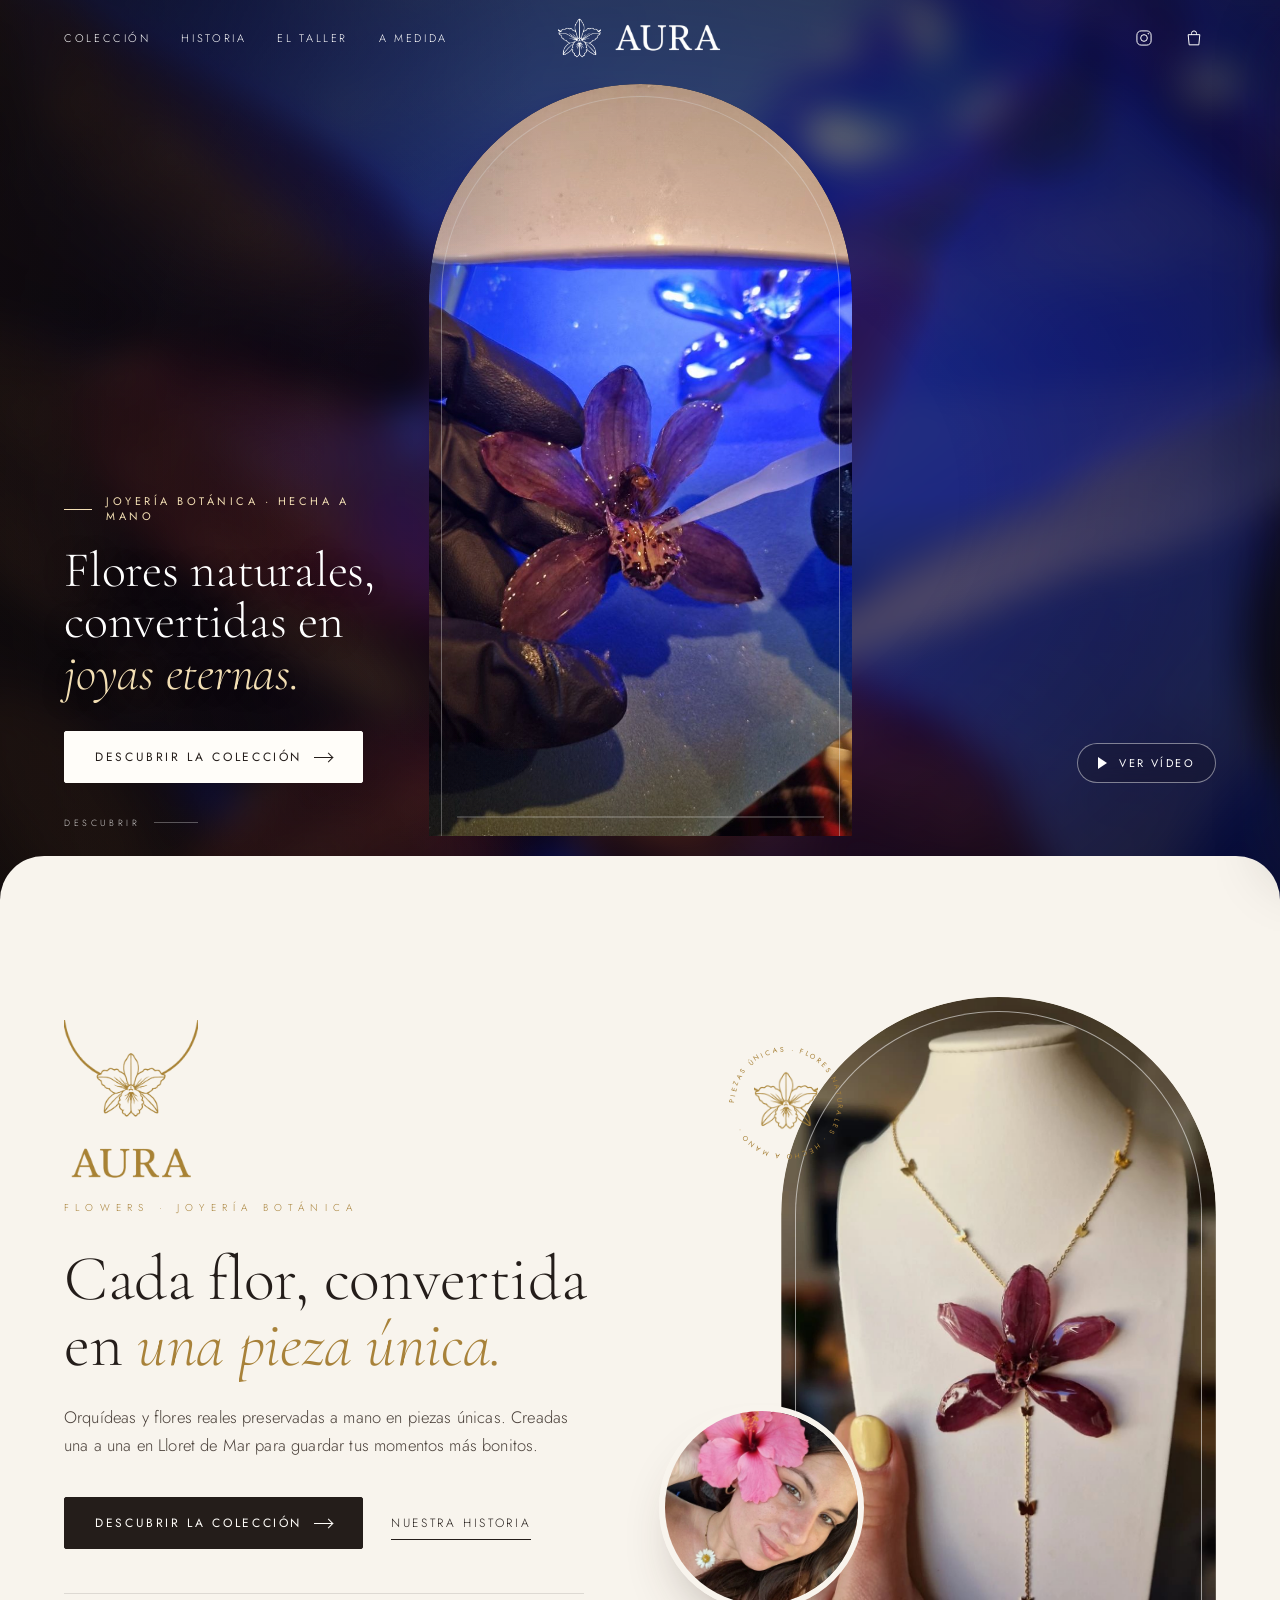
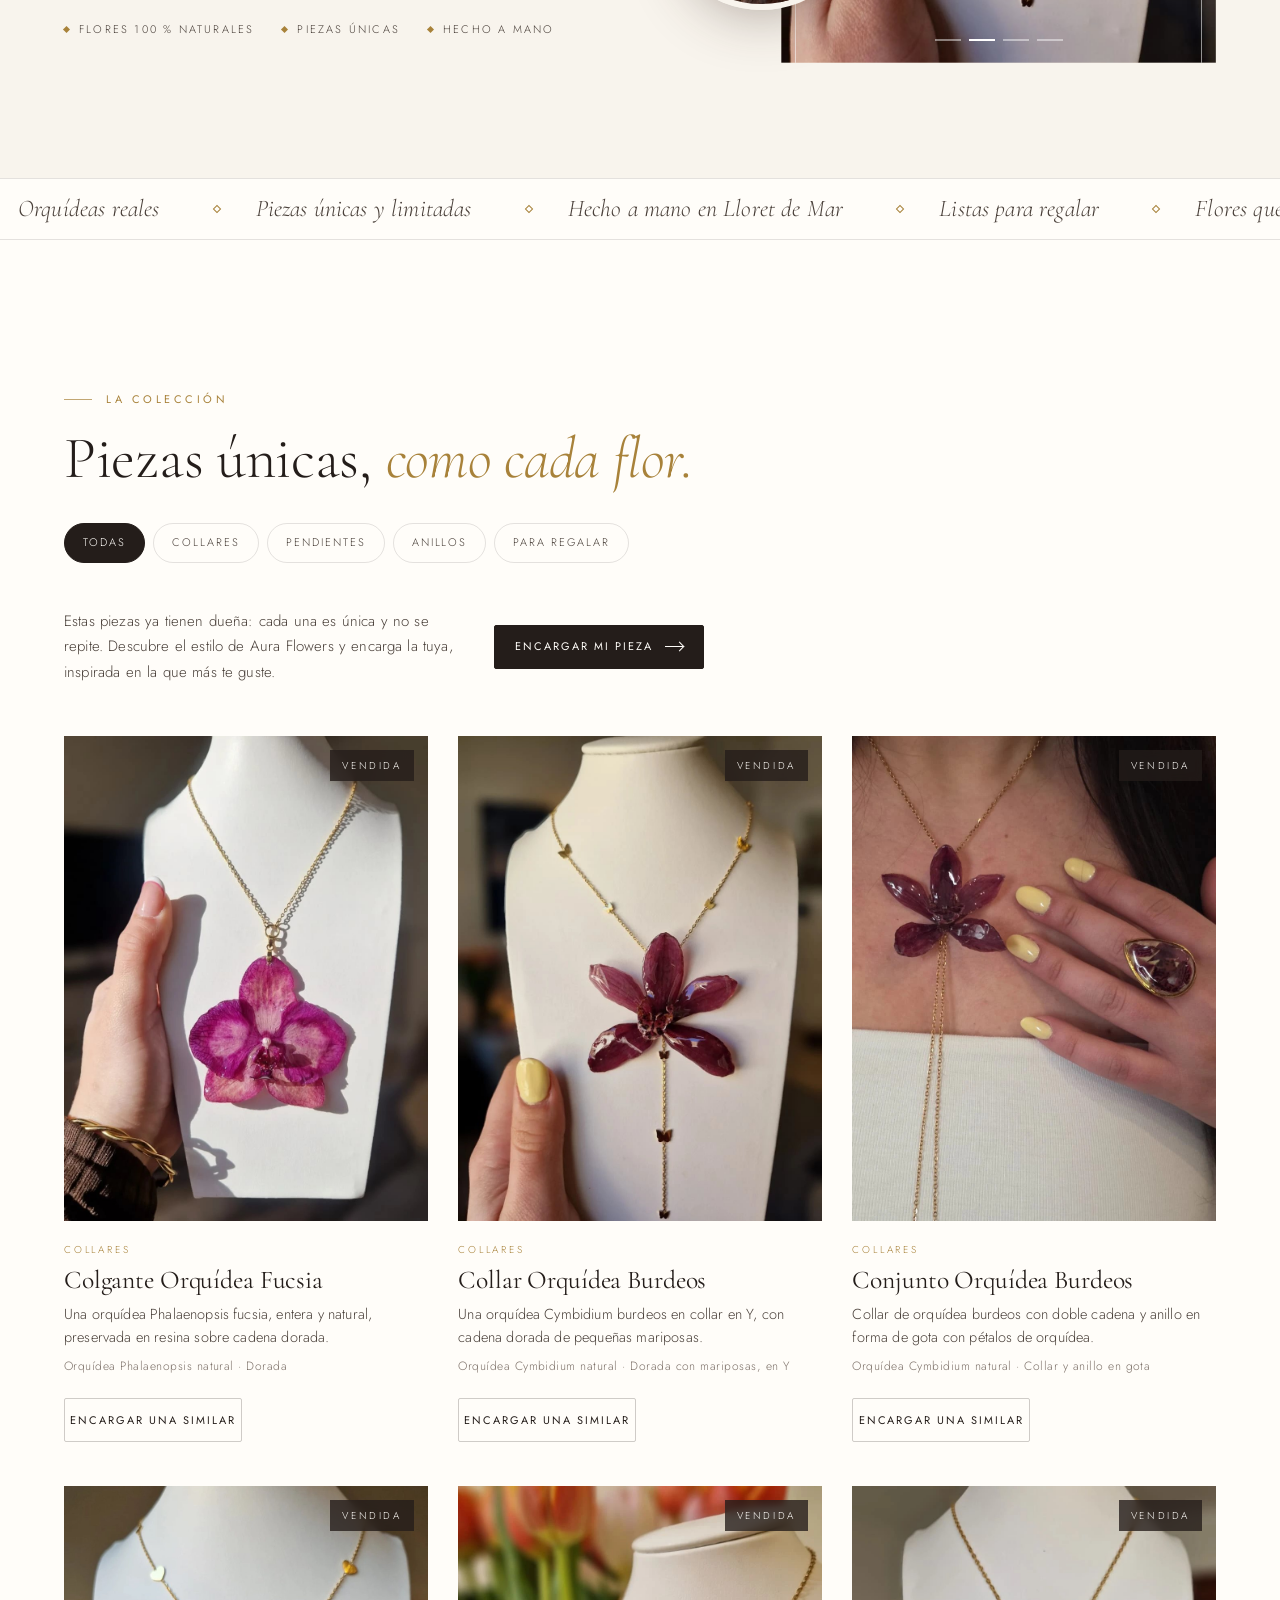
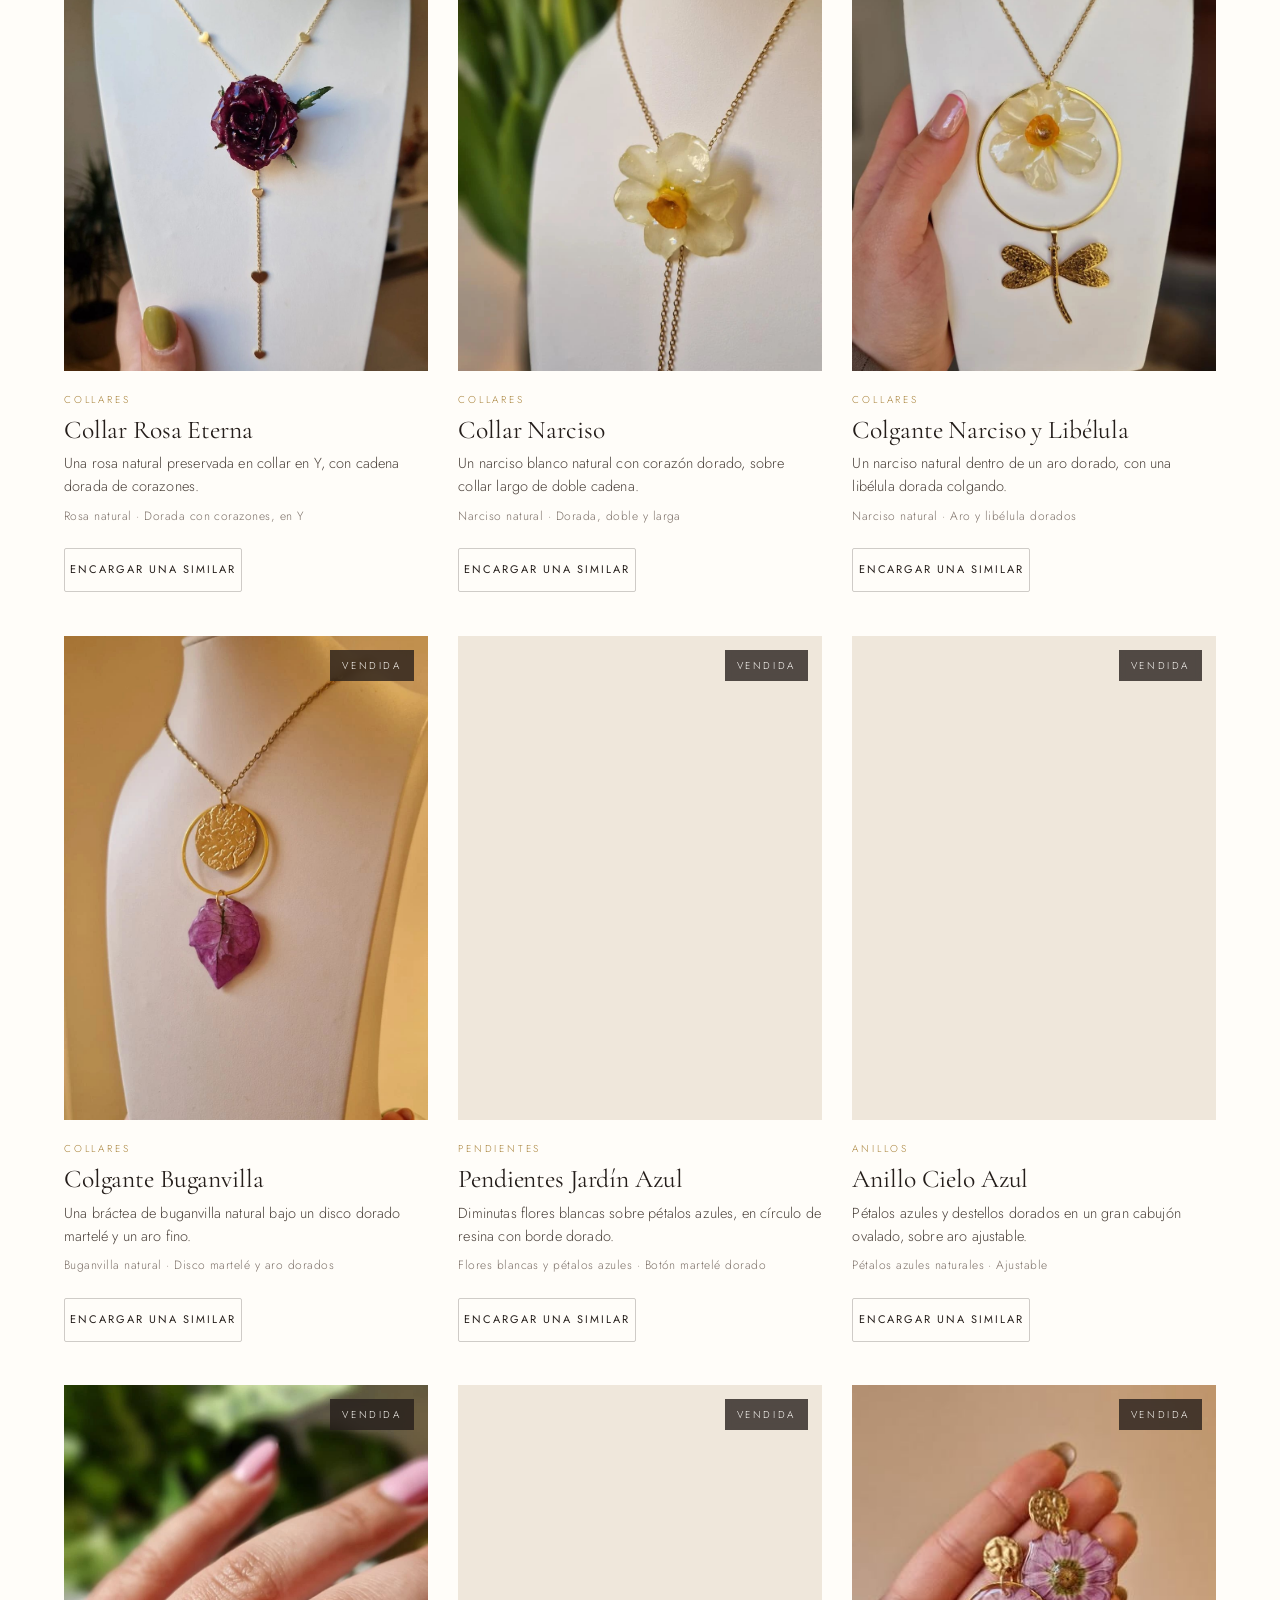
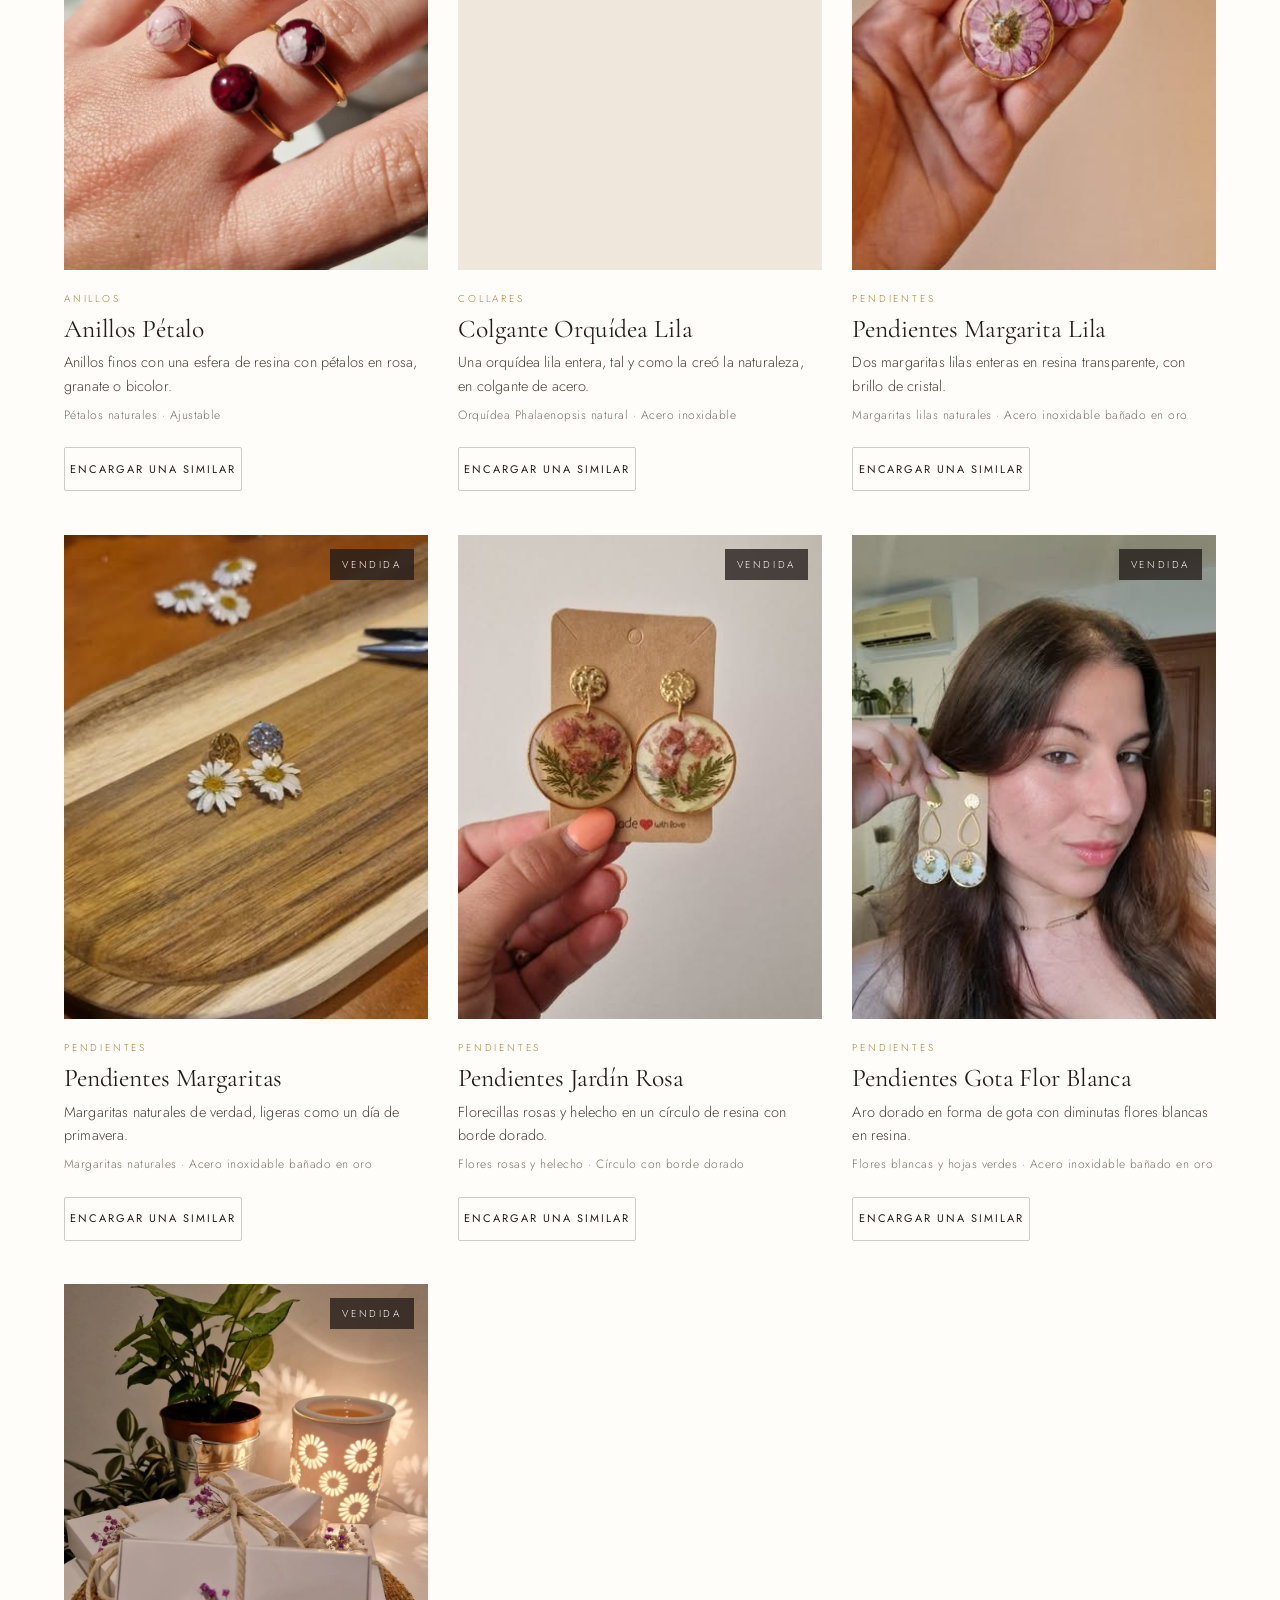
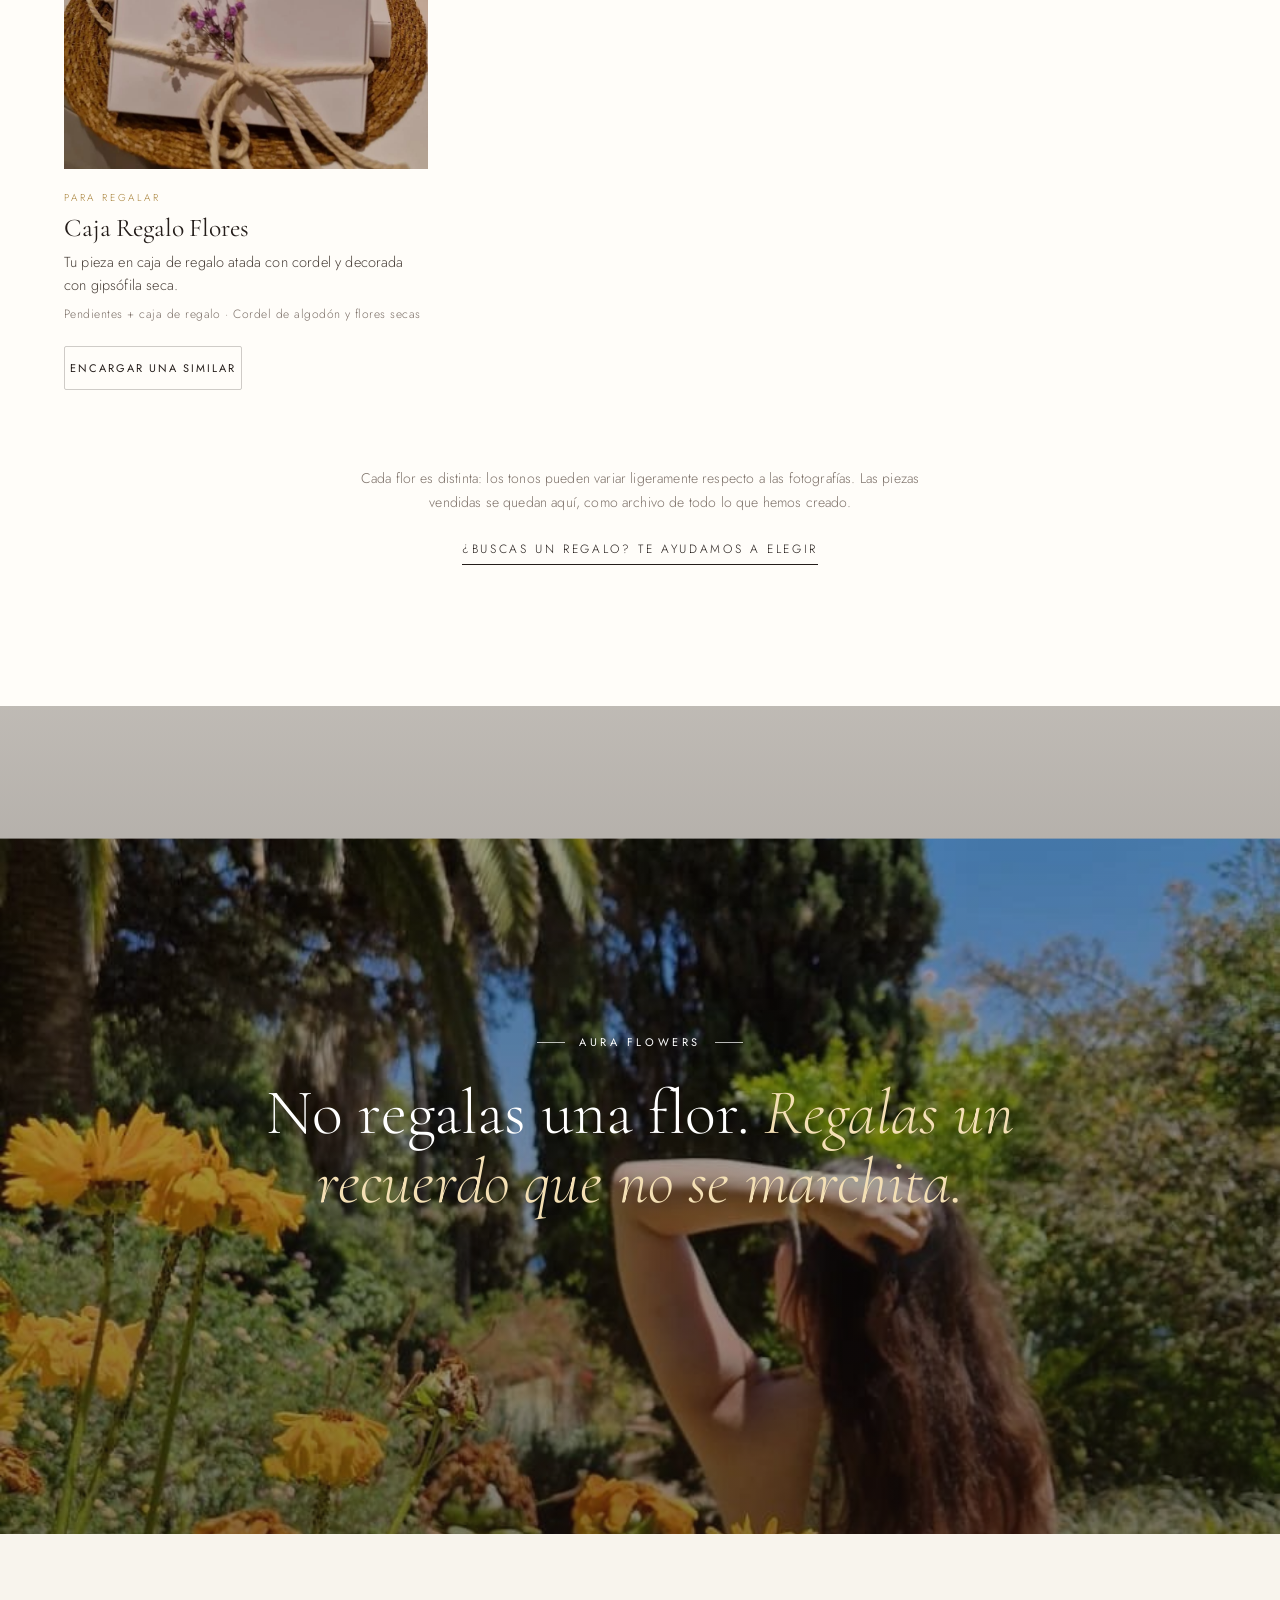
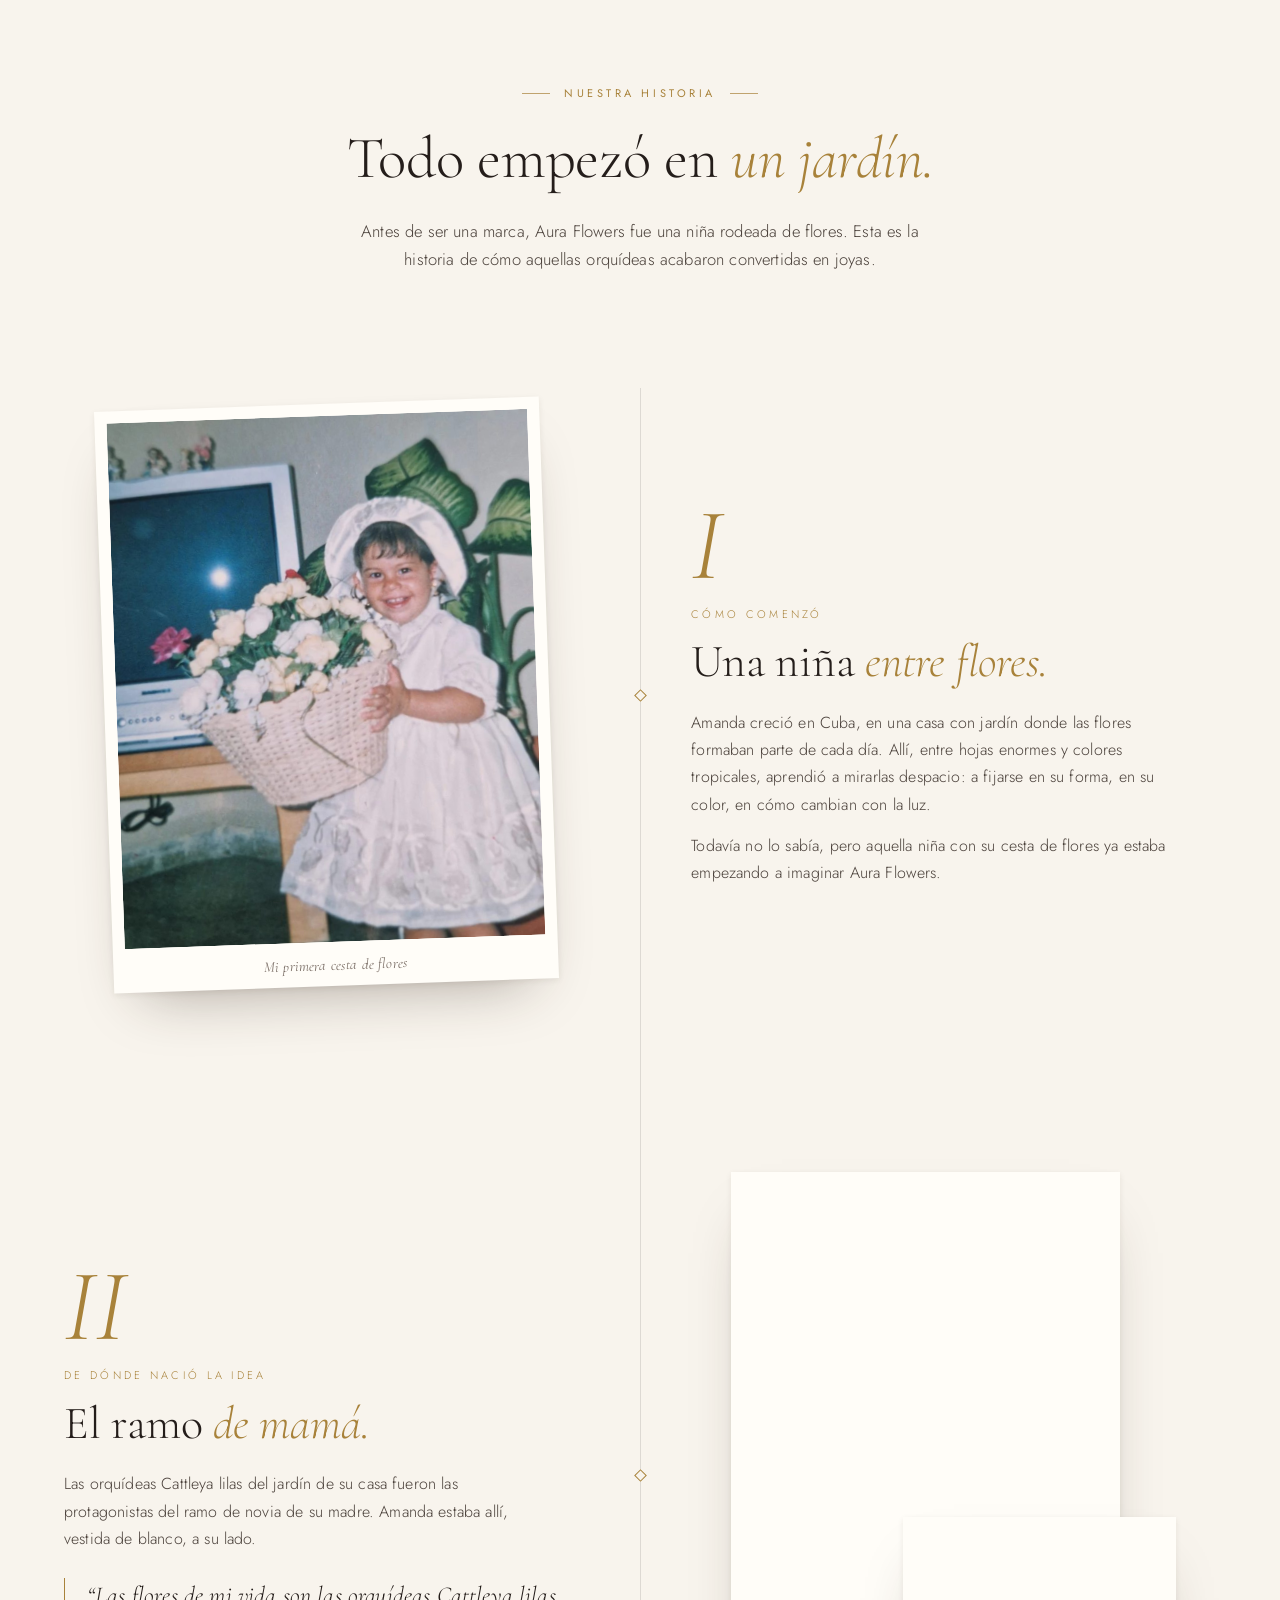
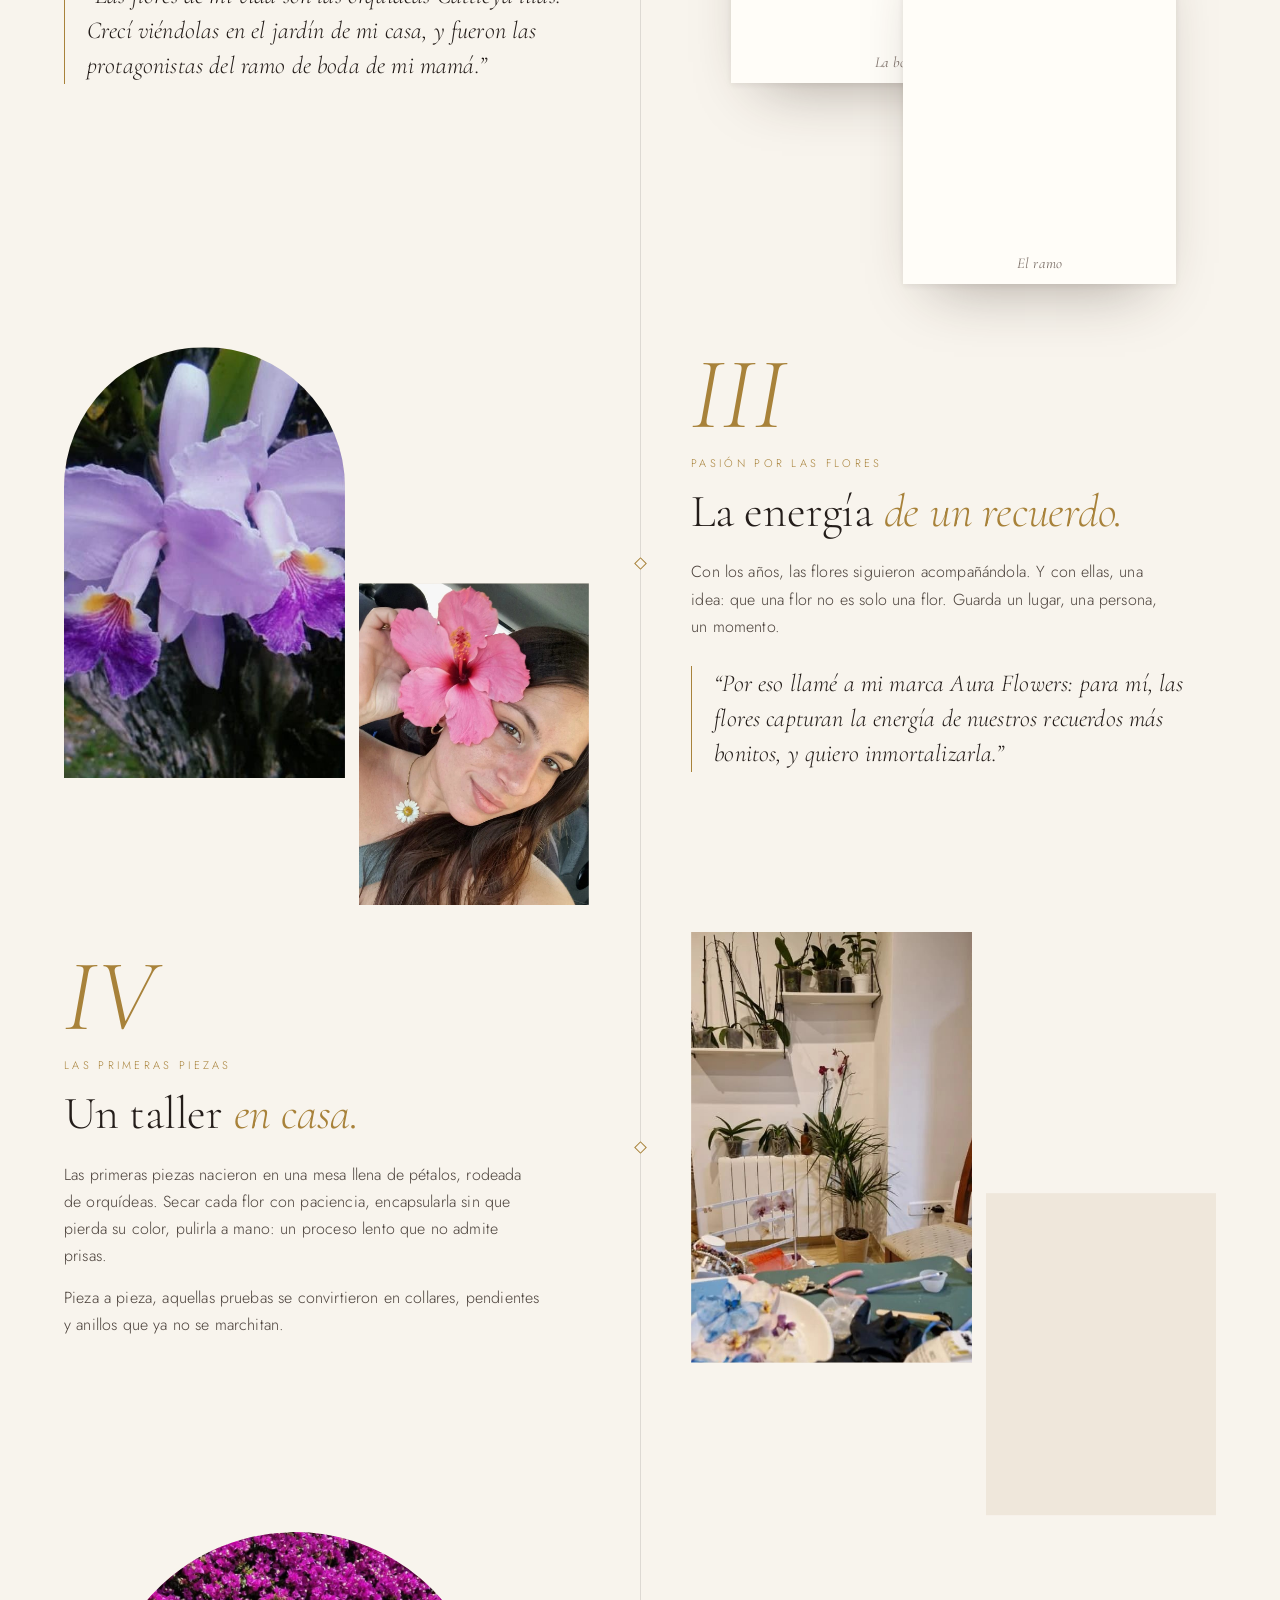
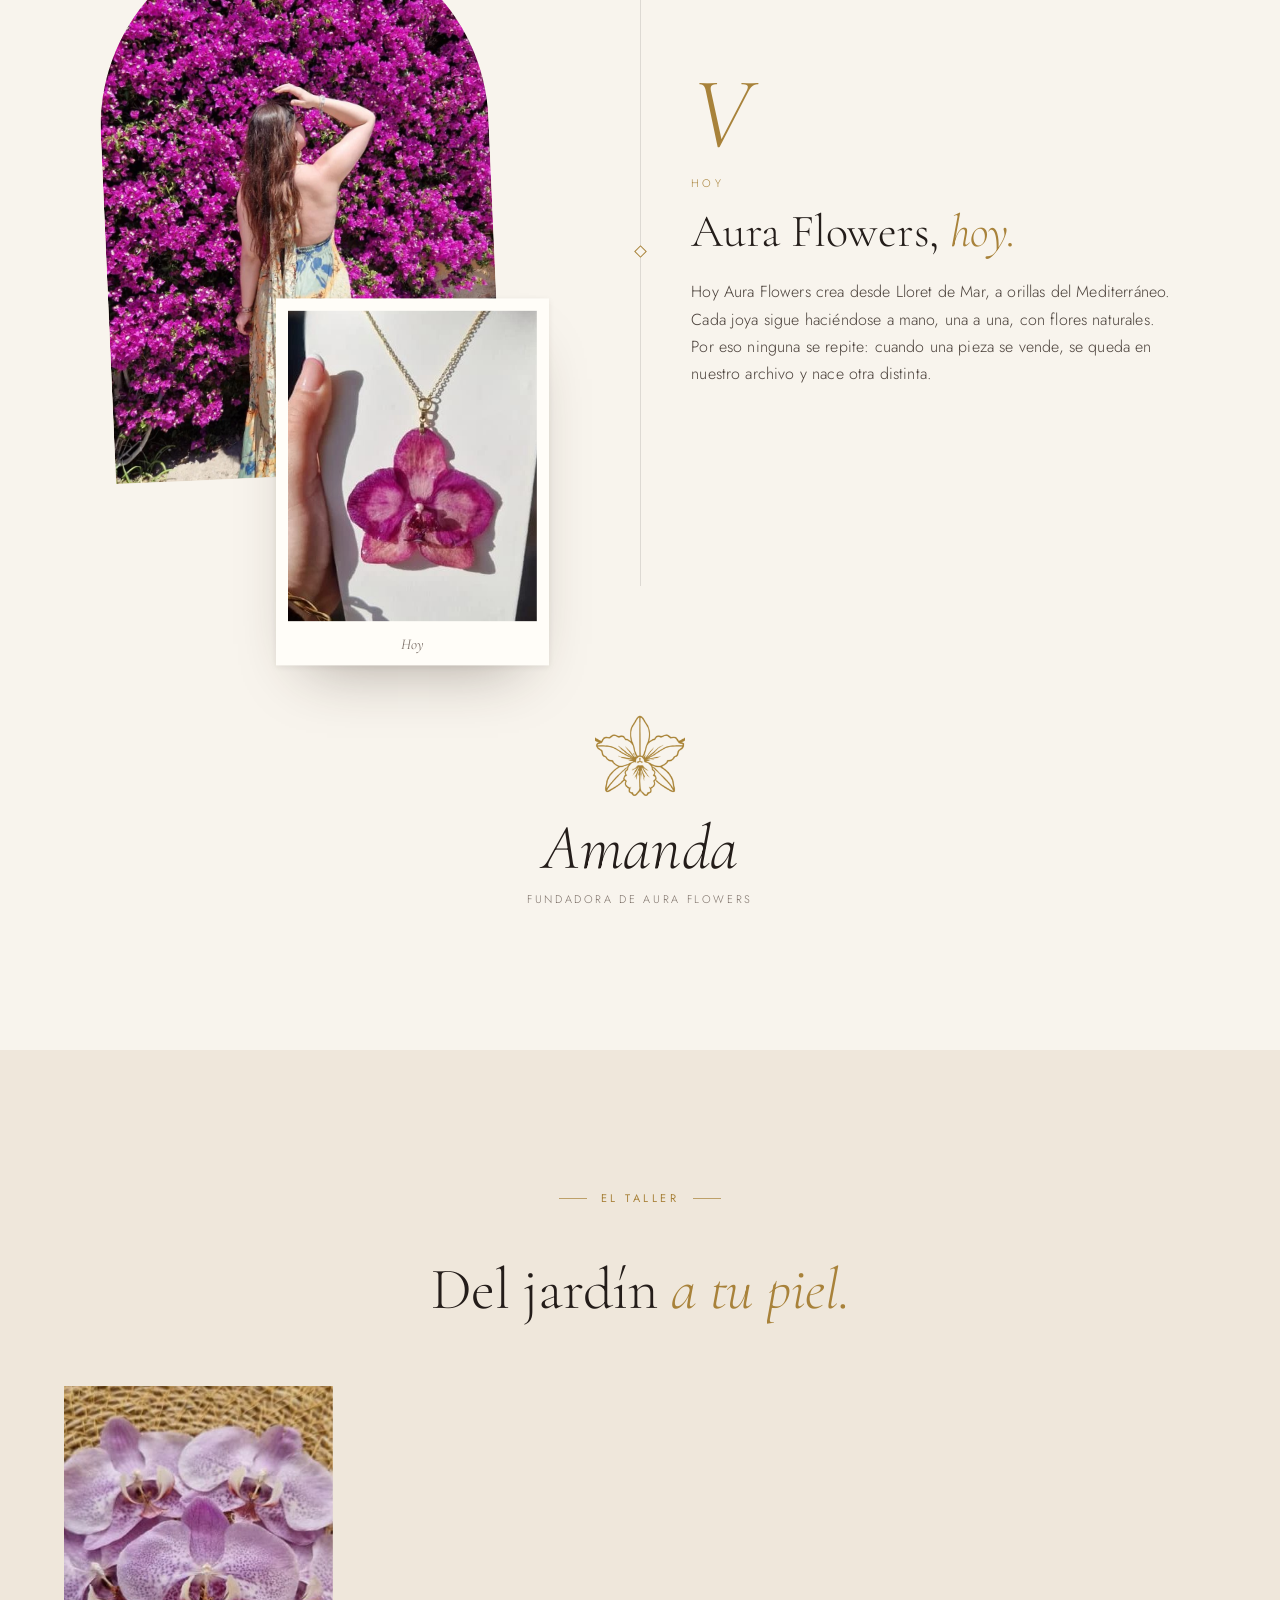
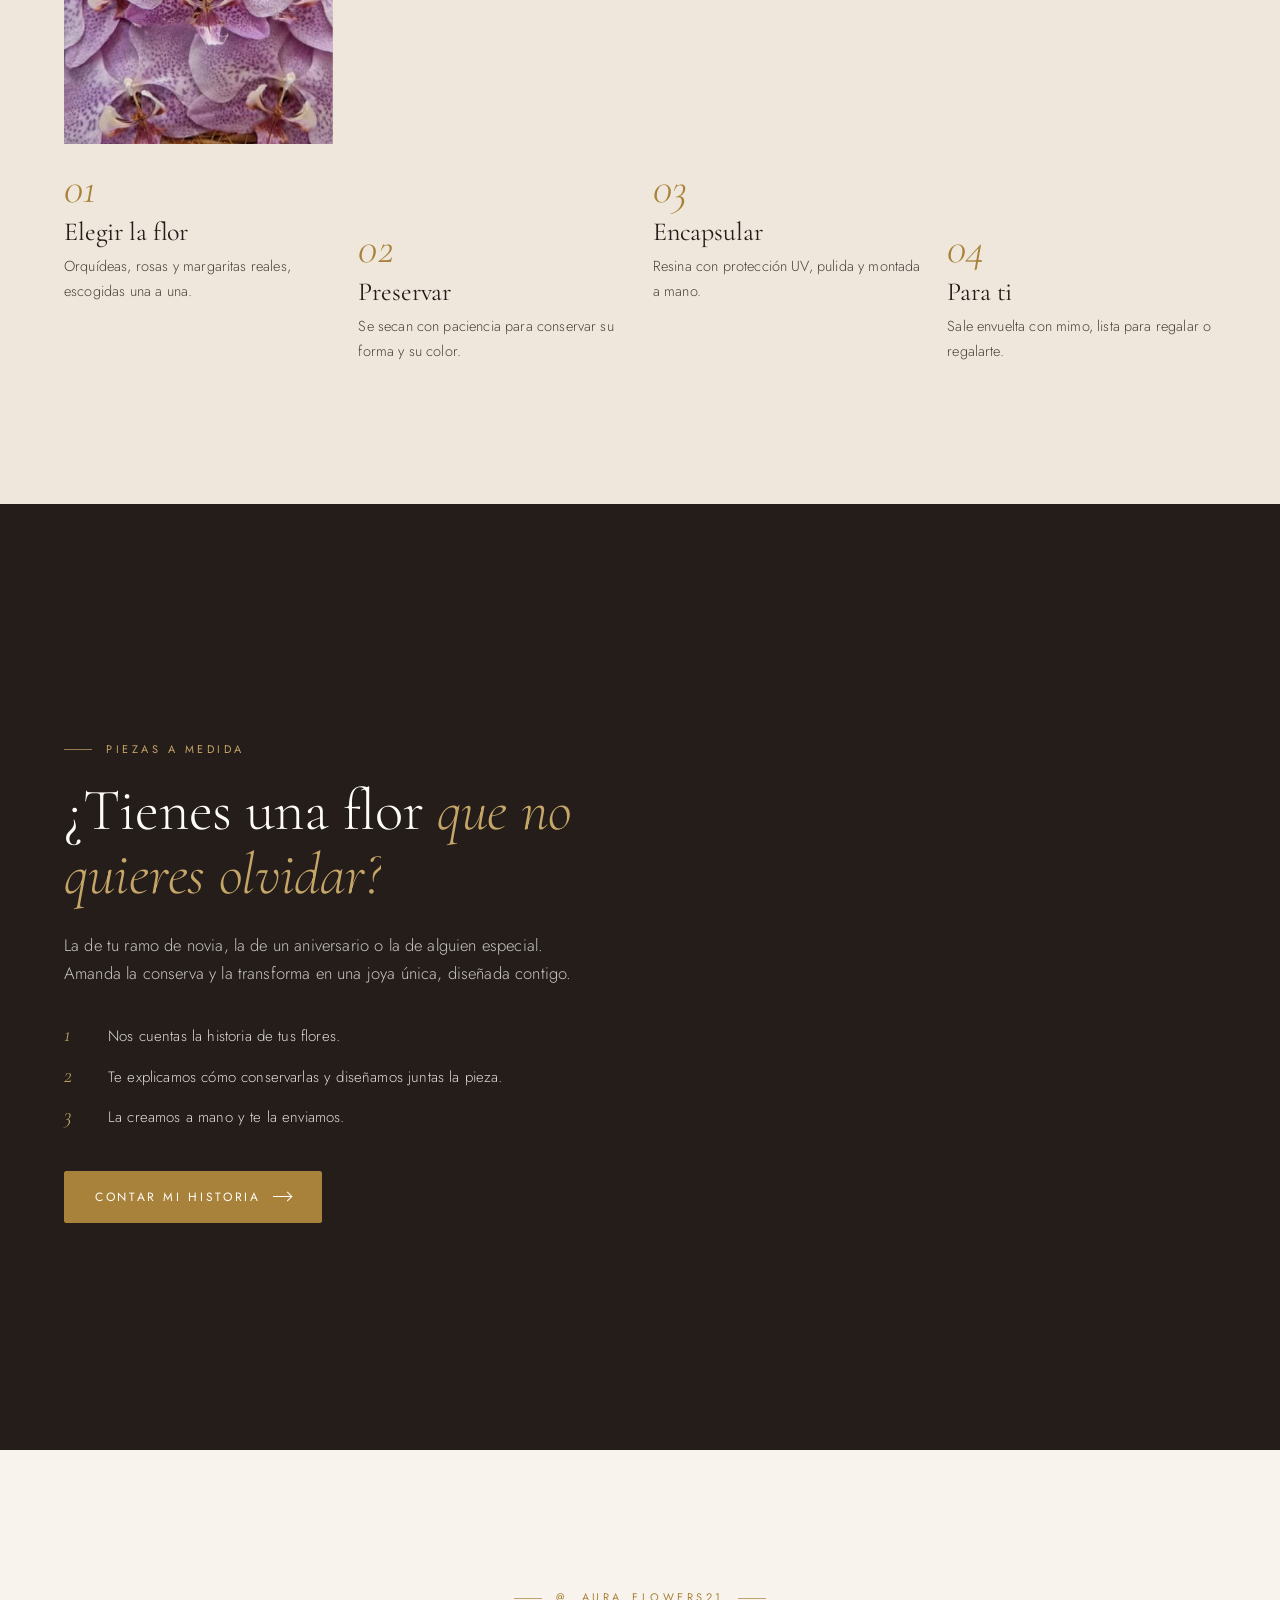
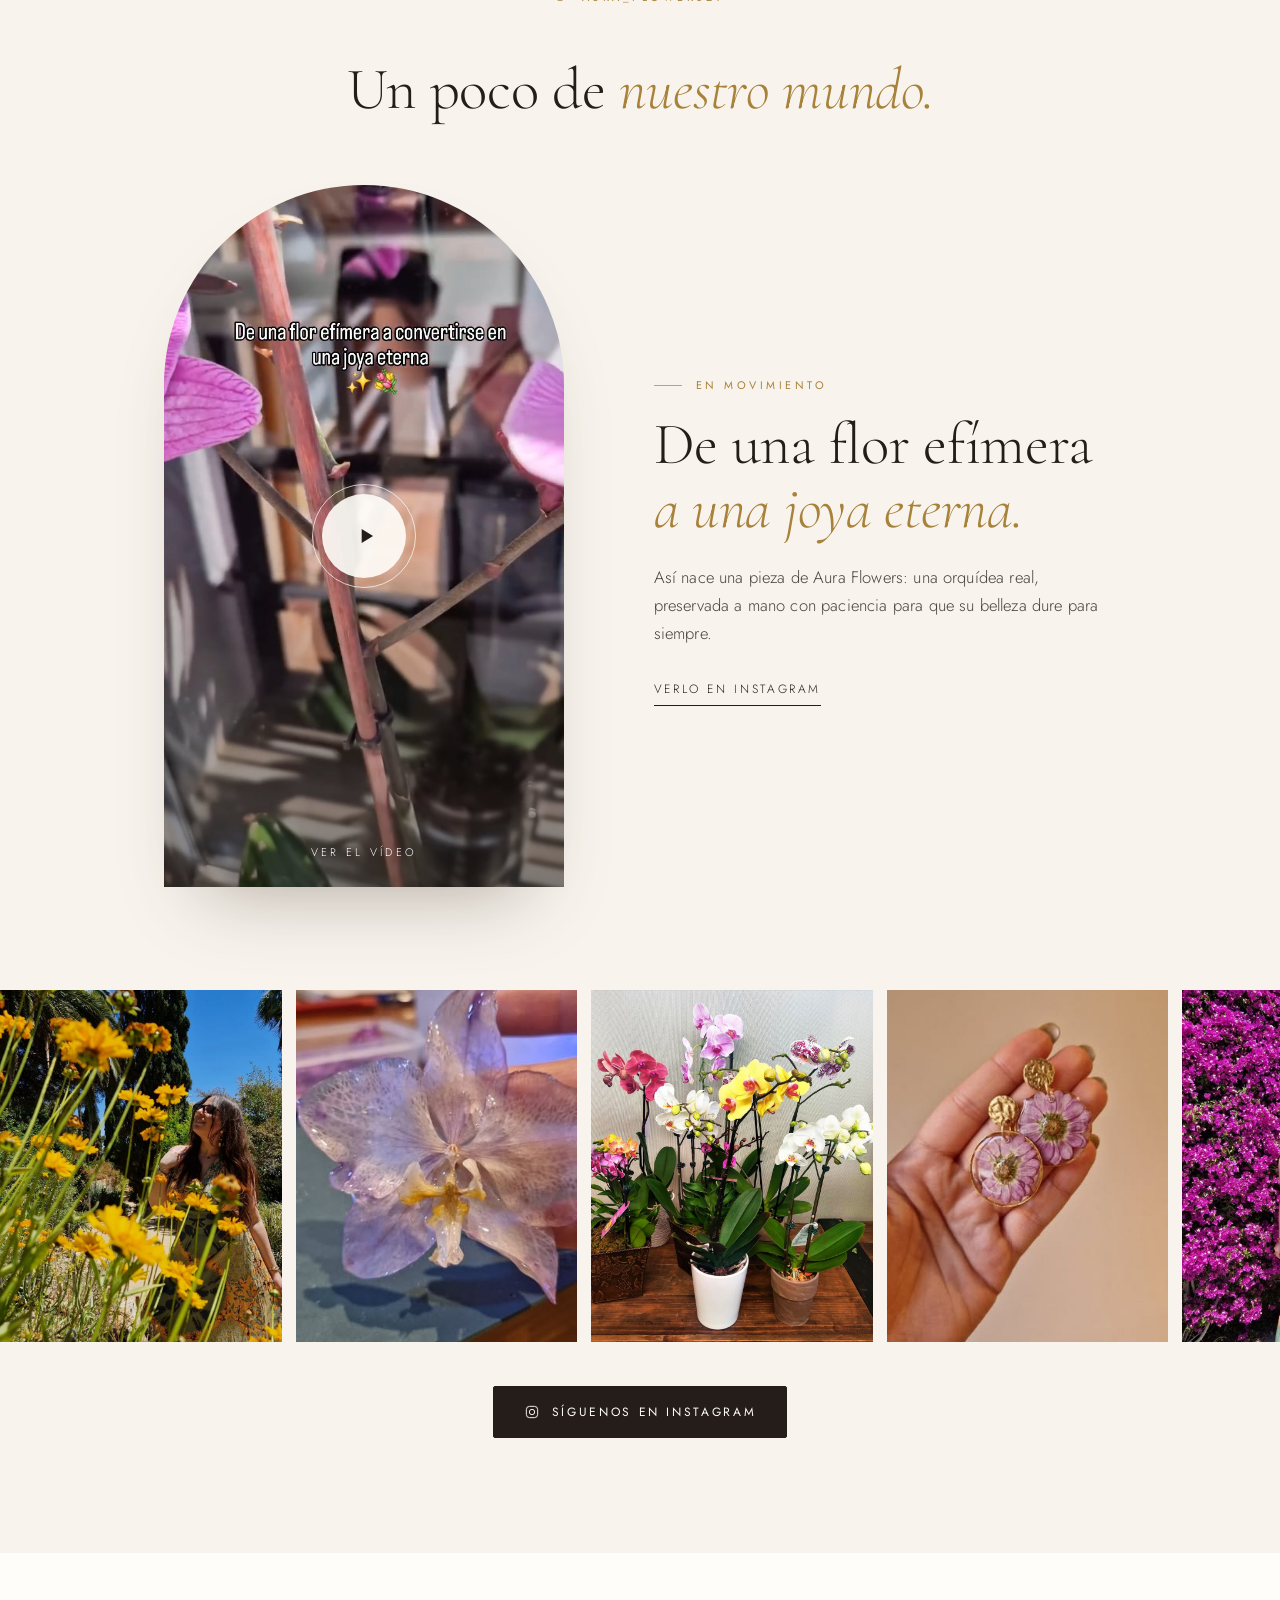
<file: index.html>
<!doctype html>
<html lang="es" class="no-js">
<head>
<meta charset="utf-8">
<meta name="viewport" content="width=device-width, initial-scale=1, viewport-fit=cover">
<title>Aura Flowers · Joyería artesanal con flores naturales | Lloret de Mar</title>
<meta name="description" content="Joyas únicas hechas a mano con orquídeas y flores naturales preservadas en resina. Collares, pendientes y anillos de Aura Flowers, creados por Amanda en Lloret de Mar. Piezas exclusivas y limitadas.">
<meta name="robots" content="index,follow,max-image-preview:large">
<meta name="theme-color" content="#f8f4ed">
<link rel="canonical" href="https://durducco-source.github.io/aura-flowers-web/">
<link rel="icon" type="image/png" href="assets/brand/favicon-512.png">
<link rel="apple-touch-icon" href="assets/brand/apple-touch-icon.png">

<!-- Open Graph / redes sociales -->
<meta property="og:type" content="website">
<meta property="og:locale" content="es_ES">
<meta property="og:site_name" content="Aura Flowers">
<meta property="og:title" content="Aura Flowers · Flores naturales convertidas en joyas únicas">
<meta property="og:description" content="Orquídeas y flores reales preservadas a mano en piezas exclusivas. Hecho en Lloret de Mar.">
<meta property="og:url" content="https://durducco-source.github.io/aura-flowers-web/">
<meta property="og:image" content="https://durducco-source.github.io/aura-flowers-web/assets/brand/og-image.jpg">
<meta property="og:image:width" content="1200">
<meta property="og:image:height" content="630">
<meta property="og:image:alt" content="Logotipo de Aura Flowers junto a un colgante con una orquídea natural">
<meta name="twitter:card" content="summary_large_image">

<!-- Los píxeles de Meta, TikTok, Google Analytics y Google Ads NO se pegan aquí:
     se activan escribiendo su ID en js/config.js → seguimiento. -->

<link rel="preconnect" href="https://fonts.googleapis.com">
<link rel="preconnect" href="https://fonts.gstatic.com" crossorigin>
<link href="https://fonts.googleapis.com/css2?family=Cormorant+Garamond:ital,wght@0,300;0,400;0,500;1,300;1,400&family=Jost:wght@300;400;500&display=swap" rel="stylesheet">
<link rel="stylesheet" href="css/aura.css">
<link rel="preload" as="image" href="assets/video/aura-hero-portada.jpg">
<script>(function(){var c="js",r=document.documentElement;try{if(sessionStorage.getItem("aura_intro")||matchMedia("(prefers-reduced-motion: reduce)").matches)c+=" intro-seen";else c+=" intro-pending";sessionStorage.setItem("aura_intro","1")}catch(e){c+=" intro-seen"}r.className=c;setTimeout(function(){r.classList.remove("intro-pending")},2600)})();</script>
<script type="application/ld+json">
{
  "@context": "https://schema.org",
  "@type": "JewelryStore",
  "name": "Aura Flowers",
  "description": "Joyería artesanal con flores naturales preservadas en resina, hecha a mano en Lloret de Mar.",
  "url": "https://durducco-source.github.io/aura-flowers-web/",
  "logo": "https://durducco-source.github.io/aura-flowers-web/assets/brand/aura-logo-original.jpg",
  "image": "https://durducco-source.github.io/aura-flowers-web/assets/brand/og-image.jpg",
  "telephone": "+34 633 84 70 52",
  "founder": { "@type": "Person", "name": "Amanda" },
  "address": { "@type": "PostalAddress", "addressLocality": "Lloret de Mar", "addressRegion": "Girona", "addressCountry": "ES" },
  "sameAs": ["https://www.instagram.com/aura_flowers21/"]
}
</script>
</head>
<body class="vhero-page">
<div class="intro" aria-hidden="true"><img src="assets/brand/aura-logo-dorado.png" alt="" width="700" height="838"></div>
<div class="progress" aria-hidden="true"><span></span></div>
<a class="skip" href="#main">Saltar al contenido</a>

<header class="header">
  <div class="container header-inner">
    <nav class="nav" aria-label="Principal">
      <a href="#coleccion">Colección</a>
      <a href="#historia">Historia</a>
      <a href="#taller">El taller</a>
      <a href="#a-medida">A medida</a>
    </nav>
    <button class="burger" type="button" aria-label="Abrir menú" aria-expanded="false"><span></span><span></span></button>
    <a class="brand" href="#inicio" aria-label="Aura Flowers, inicio">
      <img class="brand-orchid" src="assets/brand/aura-orquidea-dorado.png" alt="" width="300" height="280">
      <img src="assets/brand/aura-texto-dorado.png" alt="Aura" width="600" height="164">
    </a>
    <div class="header-actions">
      <a class="icon-btn" data-social="instagram" href="#" aria-label="Instagram de Aura Flowers"><svg viewBox="0 0 24 24"><rect x="3.5" y="3.5" width="17" height="17" rx="5"/><circle cx="12" cy="12" r="4"/><circle cx="17.2" cy="6.8" r=".5"/></svg></a>
      <button class="icon-btn" data-cart-open aria-label="Abrir carrito"><svg viewBox="0 0 24 24"><path d="M5 8h14l-1.2 12.2H6.2z"/><path d="M9 8V6.5a3 3 0 0 1 6 0V8"/></svg><span class="cart-count" data-cart-count>0</span></button>
    </div>
  </div>
</header>

<div class="mobile-menu" aria-label="Menú">
  <a class="mm-link" href="#coleccion">Colección</a>
  <a class="mm-link" href="#historia">Nuestra historia</a>
  <a class="mm-link" href="#taller">El taller</a>
  <a class="mm-link" href="#a-medida">A medida</a>
  <a class="mm-link" href="#contacto">Contacto</a>
  <div class="mm-foot"><a class="btn btn--line btn--sm" data-social="instagram" href="#">Instagram</a><a class="btn btn--line btn--sm" data-wa="general" href="#">WhatsApp</a></div>
</div>

<main id="main">

  <!-- ================================ PORTADA · VÍDEO ================================
       Vídeo: assets/video/aura-hero.mp4 · Portada mientras carga: assets/video/aura-hero-portada.jpg -->
  <section class="vhero" id="inicio" aria-labelledby="hero-title" data-vhero>
    <div class="vhero-bg" aria-hidden="true"><video data-vbg muted loop playsinline preload="none" poster="assets/video/aura-hero-portada.jpg"></video></div>
    <div class="vhero-stage">
      <div class="vhero-frame" data-vframe>
        <video data-vmain data-src-sd="assets/video/aura-hero-720.mp4" data-src-hd="assets/video/aura-hero-1080.mp4" poster="assets/video/aura-hero-portada.jpg" autoplay muted loop playsinline preload="auto" aria-label="Vídeo de Aura Flowers: piezas, taller y empaquetado"></video>
        <audio data-vaudio src="assets/video/aura-musica.m4a" loop preload="none"></audio>
        <span class="vhero-progress" aria-hidden="true"><span data-vprog></span></span>
      </div>
    </div>
    <div class="vhero-shade" aria-hidden="true"></div>
    <div class="vhero-copy">
      <p class="vhero-kicker v-in" style="--i:0">Joyería botánica · Hecha a mano</p>
      <h1 id="hero-title" class="vhero-title v-in" style="--i:1">Flores naturales, convertidas en <em>joyas eternas.</em></h1>
      <div class="vhero-cta v-in" style="--i:2"><a class="btn btn--light" href="#coleccion">Descubrir la colección <i class="arr" aria-hidden="true"></i></a></div>
    </div>
    <button class="vhero-sound v-in" style="--i:3" type="button" data-vsound><span class="eq" aria-hidden="true"><i></i><i></i><i></i><i></i></span><span data-vsound-label>Activar sonido</span></button>
    <a class="vhero-scroll v-in" style="--i:4" href="#marca" aria-label="Seguir bajando">Descubrir<i></i></a>
  </section>

  <!-- ================================ LA MARCA ================================ -->
  <section class="hero hero--brand" id="marca" aria-labelledby="brand-title">
    <div class="petals" aria-hidden="true">
      <span class="petal" style="left:8%;--d:19s;--delay:0s;--x:80px"><svg viewBox="0 0 14 20"><path d="M7 0C12 5 14 12 7 20 0 12 2 5 7 0z" fill="#e7c9d6"/></svg></span>
      <span class="petal" style="left:28%;--d:23s;--delay:6s;--x:-60px"><svg viewBox="0 0 14 20"><path d="M7 0C12 5 14 12 7 20 0 12 2 5 7 0z" fill="#d9c3e4"/></svg></span>
      <span class="petal" style="left:52%;--d:21s;--delay:3s;--x:70px"><svg viewBox="0 0 14 20"><path d="M7 0C12 5 14 12 7 20 0 12 2 5 7 0z" fill="#ecd9b4"/></svg></span>
      <span class="petal" style="left:74%;--d:25s;--delay:10s;--x:-90px"><svg viewBox="0 0 14 20"><path d="M7 0C12 5 14 12 7 20 0 12 2 5 7 0z" fill="#e7c9d6"/></svg></span>
      <span class="petal" style="left:90%;--d:20s;--delay:14s;--x:-40px"><svg viewBox="0 0 14 20"><path d="M7 0C12 5 14 12 7 20 0 12 2 5 7 0z" fill="#d9c3e4"/></svg></span>
    </div>
    <div class="container hero-grid">
      <div class="hero-copy">
        <img class="hero-logo reveal" src="assets/brand/aura-logo-dorado.png" alt="Aura Flowers" width="700" height="838" loading="lazy">
        <span class="hero-logo-sub reveal">Flowers · Joyería botánica</span>
        <h2 id="brand-title" class="hero-h" data-split>Cada flor, convertida en <em>una pieza única.</em></h2>
        <p class="lead reveal">Orquídeas y flores reales preservadas a mano en piezas únicas. Creadas una a una en Lloret de Mar para guardar tus momentos más bonitos.</p>
        <div class="hero-cta reveal">
          <a class="btn" href="#coleccion">Descubrir la colección <i class="arr" aria-hidden="true"></i></a>
          <a class="link" href="#historia">Nuestra historia</a>
        </div>
        <ul class="hero-trust reveal">
          <li>Flores 100 % naturales</li>
          <li>Piezas únicas</li>
          <li>Hecho a mano</li>
        </ul>
      </div>

      <div class="hero-visual reveal">
        <div class="arch">
          <div class="slides" data-slides>
            <div class="slide is-active"><img src="assets/productos/colgante-orquidea-fucsia.jpg" alt="Colgante con una orquídea fucsia natural preservada en resina" width="900" height="1600" loading="lazy" decoding="async"></div>
            <div class="slide"><img src="assets/productos/collar-orquidea-burdeos.jpg" alt="Collar con una orquídea burdeos natural y cadena de mariposas" width="900" height="1600" loading="lazy" decoding="async"></div>
            <div class="slide"><img src="assets/productos/collar-rosa-eterna.jpg" alt="Collar con una rosa natural preservada y cadena de corazones" width="1080" height="1918" loading="lazy" decoding="async"></div>
            <div class="slide"><img src="assets/productos/colgante-narciso-libelula.jpg" alt="Colgante con un narciso natural en aro dorado y libélula" width="900" height="1600" loading="lazy" decoding="async"></div>
          </div>
          <div class="slide-dots" data-dots></div>
        </div>
        <div class="seal" aria-hidden="true">
          <svg viewBox="0 0 200 200"><defs><path id="sealp" d="M100,100 m-78,0 a78,78 0 1,1 156,0 a78,78 0 1,1 -156,0"/></defs><text><textPath href="#sealp">Piezas únicas · Flores naturales · Hecho a mano ·</textPath></text></svg>
          <img src="assets/brand/aura-orquidea-dorado.png" alt="" width="300" height="280">
        </div>
        <div class="hero-round"><img src="assets/hero/hibisco-margarita.jpg" alt="Collar con una margarita natural" width="904" height="1358" decoding="async"></div>
      </div>
    </div>
  </section>

  <div class="ribbon" aria-hidden="true">
    <div class="ribbon-track">
      <span>Orquídeas reales</span><span>Piezas únicas y limitadas</span><span>Hecho a mano en Lloret de Mar</span><span>Listas para regalar</span><span>Flores que no se marchitan</span>
      <span>Orquídeas reales</span><span>Piezas únicas y limitadas</span><span>Hecho a mano en Lloret de Mar</span><span>Listas para regalar</span><span>Flores que no se marchitan</span>
    </div>
  </div>

  <!-- ================================ COLECCIÓN ================================ -->
  <section class="section shop" id="coleccion" aria-labelledby="shop-title">
    <div class="container">
      <div class="section-head">
        <div>
          <p class="eyebrow reveal">La colección</p>
          <h2 id="shop-title" class="h2" data-split>Piezas únicas, <em>como cada flor.</em></h2>
        </div>
        <div class="filters reveal" role="group" aria-label="Filtrar la colección" data-filters></div>
      </div>
      <!-- Aviso que aparece solo cuando no hay ninguna pieza disponible -->
      <div class="shop-note reveal" data-shop-note hidden>
        <p>Estas piezas ya tienen dueña: cada una es única y no se repite. Descubre el estilo de Aura Flowers y encarga la tuya, inspirada en la que más te guste.</p>
        <a class="btn btn--sm" data-wa data-wa-text="¡Hola Aura Flowers! 🌸 He visto vuestras piezas y me gustaría encargar una para mí." href="#">Encargar mi pieza <i class="arr" aria-hidden="true"></i></a>
      </div>
      <div class="grid" data-grid></div>
      <noscript><p class="center">Activa JavaScript para ver la colección y comprar.</p></noscript>
      <div class="shop-foot reveal">
        <p>Cada flor es distinta: los tonos pueden variar ligeramente respecto a las fotografías. Las piezas vendidas se quedan aquí, como archivo de todo lo que hemos creado.</p>
        <a class="link" data-wa="regalo" href="#">¿Buscas un regalo? Te ayudamos a elegir</a>
      </div>
    </div>
  </section>

  <!-- ================================ MANIFIESTO ================================ -->
  <section class="manifesto" aria-label="Manifiesto">
    <div class="manifesto-bg" data-parallax="0.12"><img src="assets/hero/jardin-espaldas.jpg" alt="" width="900" height="1600" loading="lazy" decoding="async"></div>
    <div class="manifesto-inner">
      <p class="eyebrow eyebrow--center fade">Aura Flowers</p>
      <blockquote data-split>No regalas una flor. <em>Regalas un recuerdo que no se marchita.</em></blockquote>
    </div>
  </section>

  <!-- ================================ HISTORIA ================================ -->
  <section class="section story" id="historia" aria-labelledby="story-title">
    <div class="container">
      <div class="story-intro">
        <p class="eyebrow eyebrow--center reveal">Nuestra historia</p>
        <h2 id="story-title" class="h2" data-split>Todo empezó en <em>un jardín.</em></h2>
        <p class="lead reveal">Antes de ser una marca, Aura Flowers fue una niña rodeada de flores. Esta es la historia de cómo aquellas orquídeas acabaron convertidas en joyas.</p>
      </div>

      <div class="chapters" data-chapters>
        <div class="story-line" aria-hidden="true"><span data-story-line></span></div>

        <article class="chapter">
          <div class="chapter-media">
            <figure class="photo photo--print reveal" style="transform:rotate(-2deg)">
              <div class="ph reveal-img"><img src="assets/historia/nina-cesta-flores.jpg" alt="Amanda de niña, vestida de blanco, abrazando una cesta llena de flores" width="900" height="1295" loading="lazy" decoding="async"></div>
              <figcaption>Mi primera cesta de flores</figcaption>
            </figure>
          </div>
          <div class="chapter-text">
            <span class="chapter-num reveal" aria-hidden="true">I</span>
            <span class="chapter-kicker reveal">Cómo comenzó</span>
            <h3 class="reveal">Una niña <em>entre flores.</em></h3>
            <p class="reveal">Amanda creció en Cuba, en una casa con jardín donde las flores formaban parte de cada día. Allí, entre hojas enormes y colores tropicales, aprendió a mirarlas despacio: a fijarse en su forma, en su color, en cómo cambian con la luz.</p>
            <p class="reveal">Todavía no lo sabía, pero aquella niña con su cesta de flores ya estaba empezando a imaginar Aura Flowers.</p>
          </div>
        </article>

        <article class="chapter chapter--rev">
          <div class="chapter-media">
            <div class="stack">
              <figure class="photo photo--print photo--a reveal">
                <div class="ph reveal-img"><img src="assets/historia/boda-mama.jpg" alt="Boda de la madre de Amanda; Amanda, de niña, posa junto a los novios" width="1000" height="1333" loading="lazy" decoding="async"></div>
                <figcaption>La boda de mamá</figcaption>
              </figure>
              <figure class="photo photo--print photo--b reveal" style="--d:.25s" data-parallax="0.06">
                <div class="ph reveal-img"><img src="assets/historia/ramo-boda.jpg" alt="Amanda de niña junto al ramo de novia de su madre" width="900" height="1063" loading="lazy" decoding="async"></div>
                <figcaption>El ramo</figcaption>
              </figure>
            </div>
          </div>
          <div class="chapter-text">
            <span class="chapter-num reveal" aria-hidden="true">II</span>
            <span class="chapter-kicker reveal">De dónde nació la idea</span>
            <h3 class="reveal">El ramo <em>de mamá.</em></h3>
            <p class="reveal">Las orquídeas Cattleya lilas del jardín de su casa fueron las protagonistas del ramo de novia de su madre. Amanda estaba allí, vestida de blanco, a su lado.</p>
            <blockquote class="chapter-quote reveal">“Las flores de mi vida son las orquídeas Cattleya lilas. Crecí viéndolas en el jardín de mi casa, y fueron las protagonistas del ramo de boda de mi mamá.”</blockquote>
          </div>
        </article>

        <article class="chapter">
          <div class="chapter-media">
            <div class="duo">
              <div class="photo arch-sm reveal-img"><img src="assets/hero/cattleya.jpg" alt="Orquídeas Cattleya lilas en flor" width="392" height="899" loading="lazy" decoding="async"></div>
              <div class="photo reveal-img" style="--d:.2s" data-parallax="0.08"><img src="assets/hero/hibisco-margarita.jpg" alt="Amanda con una flor de hibisco en el pelo y un collar de margarita" width="904" height="1358" loading="lazy" decoding="async"></div>
            </div>
          </div>
          <div class="chapter-text">
            <span class="chapter-num reveal" aria-hidden="true">III</span>
            <span class="chapter-kicker reveal">Pasión por las flores</span>
            <h3 class="reveal">La energía <em>de un recuerdo.</em></h3>
            <p class="reveal">Con los años, las flores siguieron acompañándola. Y con ellas, una idea: que una flor no es solo una flor. Guarda un lugar, una persona, un momento.</p>
            <blockquote class="chapter-quote reveal">“Por eso llamé a mi marca Aura Flowers: para mí, las flores capturan la energía de nuestros recuerdos más bonitos, y quiero inmortalizarla.”</blockquote>
          </div>
        </article>

        <article class="chapter chapter--rev">
          <div class="chapter-media">
            <div class="duo">
              <div class="photo reveal-img"><img src="assets/taller/taller-mesa.jpg" alt="Mesa de trabajo de Aura Flowers con flores secas, herramientas y orquídeas al fondo" width="530" height="899" loading="lazy" decoding="async"></div>
              <div class="photo reveal-img" style="--d:.2s" data-parallax="0.08"><img src="assets/taller/lampara-uv.jpg" alt="Orquídeas en resina curándose bajo una lámpara ultravioleta" width="528" height="899" loading="lazy" decoding="async"></div>
            </div>
          </div>
          <div class="chapter-text">
            <span class="chapter-num reveal" aria-hidden="true">IV</span>
            <span class="chapter-kicker reveal">Las primeras piezas</span>
            <h3 class="reveal">Un taller <em>en casa.</em></h3>
            <p class="reveal">Las primeras piezas nacieron en una mesa llena de pétalos, rodeada de orquídeas. Secar cada flor con paciencia, encapsularla sin que pierda su color, pulirla a mano: un proceso lento que no admite prisas.</p>
            <p class="reveal">Pieza a pieza, aquellas pruebas se convirtieron en collares, pendientes y anillos que ya no se marchitan.</p>
          </div>
        </article>

        <article class="chapter">
          <div class="chapter-media">
            <div class="stack">
              <figure class="photo photo--a reveal-img" style="border-radius:999px 999px 0 0"><img src="assets/hero/buganvilla.jpg" alt="Amanda frente a una pared de buganvillas fucsias" width="900" height="1600" loading="lazy" decoding="async" style="aspect-ratio:3/4.2"></figure>
              <figure class="photo photo--print photo--b reveal" style="--d:.25s" data-parallax="0.06">
                <div class="ph reveal-img"><img src="assets/hero/colgante-orquidea-fucsia.jpg" alt="Colgante de orquídea fucsia de Aura Flowers" width="395" height="899" loading="lazy" decoding="async"></div>
                <figcaption>Hoy</figcaption>
              </figure>
            </div>
          </div>
          <div class="chapter-text">
            <span class="chapter-num reveal" aria-hidden="true">V</span>
            <span class="chapter-kicker reveal">Hoy</span>
            <h3 class="reveal">Aura Flowers, <em>hoy.</em></h3>
            <p class="reveal">Hoy Aura Flowers crea desde Lloret de Mar, a orillas del Mediterráneo. Cada joya sigue haciéndose a mano, una a una, con flores naturales. Por eso ninguna se repite: cuando una pieza se vende, se queda en nuestro archivo y nace otra distinta.</p>
            <p class="reveal">La niña del jardín sigue ahí, en cada flor.</p>
          </div>
        </article>
      </div>

      <div class="story-sign reveal">
        <img src="assets/brand/aura-orquidea-dorado.png" alt="" width="300" height="280" loading="lazy">
        <p class="signature">Amanda</p>
        <p class="small-caps">Fundadora de Aura Flowers</p>
      </div>
    </div>
  </section>

  <!-- ================================ EL TALLER ================================ -->
  <section class="section process" id="taller" aria-labelledby="process-title">
    <div class="container">
      <div class="section-head section-head--center">
        <p class="eyebrow eyebrow--center reveal">El taller</p>
        <h2 id="process-title" class="h2" data-split>Del jardín <em>a tu piel.</em></h2>
      </div>
      <ol class="steps">
        <li class="step reveal"><div class="photo reveal-img"><img src="assets/hero/phalaenopsis-cesta.jpg" alt="Flores de orquídea Phalaenopsis sobre una cesta de mimbre" width="392" height="899" loading="lazy" decoding="async"></div><div><span class="step-n">01</span><h3>Elegir la flor</h3><p>Orquídeas, rosas y margaritas reales, escogidas una a una.</p></div></li>
        <li class="step reveal" style="--d:.1s"><div class="photo reveal-img"><img src="assets/taller/orquideas-estante.jpg" alt="Orquídeas en maceta en el estudio de Aura Flowers" width="529" height="899" loading="lazy" decoding="async"></div><div><span class="step-n">02</span><h3>Preservar</h3><p>Se secan con paciencia para conservar su forma y su color.</p></div></li>
        <li class="step reveal" style="--d:.2s"><div class="photo reveal-img"><img src="assets/productos/orquideas-burdeos-resina.jpg" alt="Orquídeas burdeos naturales encapsuladas en resina" width="900" height="1600" loading="lazy" decoding="async"></div><div><span class="step-n">03</span><h3>Encapsular</h3><p>Resina con protección UV, pulida y montada a mano.</p></div></li>
        <li class="step reveal" style="--d:.3s"><div class="photo reveal-img"><img src="assets/productos/caja-regalo.jpg" alt="Cajas de regalo de Aura Flowers con cordel y gipsófila" width="900" height="1600" loading="lazy" decoding="async"></div><div><span class="step-n">04</span><h3>Para ti</h3><p>Sale envuelta con mimo, lista para regalar o regalarte.</p></div></li>
      </ol>
    </div>
  </section>

  <!-- ================================ A MEDIDA ================================ -->
  <section class="section custom" id="a-medida" aria-labelledby="custom-title">
    <div class="container custom-grid">
      <div>
        <p class="eyebrow reveal">Piezas a medida</p>
        <h2 id="custom-title" class="h2" data-split>¿Tienes una flor <em>que no quieres olvidar?</em></h2>
        <p class="lead reveal">La de tu ramo de novia, la de un aniversario o la de alguien especial. Amanda la conserva y la transforma en una joya única, diseñada contigo.</p>
        <ul class="custom-list">
          <li class="reveal"><b>1</b>Nos cuentas la historia de tus flores.</li>
          <li class="reveal" style="--d:.08s"><b>2</b>Te explicamos cómo conservarlas y diseñamos juntas la pieza.</li>
          <li class="reveal" style="--d:.16s"><b>3</b>La creamos a mano y te la enviamos.</li>
        </ul>
        <a class="btn btn--gold reveal" data-wa="medida" href="#">Contar mi historia <i class="arr" aria-hidden="true"></i></a>
      </div>
      <div class="custom-media">
        <div class="arch-sm reveal-img"><img src="assets/aura/orquideas-mesa.jpg" alt="Orquídeas en flor de colores rosa, amarillo y blanco en sus macetas" width="1150" height="1200" loading="lazy" decoding="async"></div>
        <div class="mini reveal-img" style="--d:.3s" data-parallax="0.1"><img src="assets/productos/orquidea-salon.jpg" alt="Orquídea en flor junto a una ventana" width="1080" height="1918" loading="lazy" decoding="async"></div>
      </div>
    </div>
  </section>

  <!-- ================================ INSTAGRAM ================================ -->
  <section class="section insta" id="instagram" aria-labelledby="insta-title">
    <div class="container section-head section-head--center">
      <p class="eyebrow eyebrow--center reveal">@<span data-cfg="redes.instagramUsuario">aura_flowers21</span></p>
      <h2 id="insta-title" class="h2" data-split>Un poco de <em>nuestro mundo.</em></h2>
    </div>

    <!-- Vídeo destacado: archivo en js/config.js → redes.videoDestacado (alojado en la web,
         sin reproductor de Instagram). Enlace "Verlo en Instagram" → redes.reelDestacado. -->
    <div class="container reel-wrap" data-need="redes.videoDestacado">
      <div class="reel reveal" data-reel>
        <button class="reel-poster" type="button" data-reel-play aria-label="Reproducir el vídeo de Aura Flowers">
          <img src="assets/video/aura-reel-portada.jpg" alt="" width="720" height="1280" loading="lazy" decoding="async">
          <span class="reel-play" aria-hidden="true"><svg viewBox="0 0 24 24"><path d="M8 5.5v13l10.5-6.5z"/></svg></span>
          <span class="reel-label">Ver el vídeo</span>
        </button>
      </div>
      <div class="reel-text">
        <p class="eyebrow reveal">En movimiento</p>
        <h3 class="h2" data-split>De una flor efímera <em>a una joya eterna.</em></h3>
        <p class="lead reveal">Así nace una pieza de Aura Flowers: una orquídea real, preservada a mano con paciencia para que su belleza dure para siempre.</p>
        <a class="link reveal" data-reel-link href="#" target="_blank" rel="noopener">Verlo en Instagram</a>
      </div>
    </div>

    <div class="insta-track fade" data-insta></div>
    <div class="insta-foot">
      <a class="btn" data-social="instagram" href="#"><svg width="16" height="16" viewBox="0 0 24 24" fill="none" stroke="currentColor" stroke-width="1.4" aria-hidden="true"><rect x="3.5" y="3.5" width="17" height="17" rx="5"/><circle cx="12" cy="12" r="4"/></svg>Síguenos en Instagram</a>
      <a class="btn btn--line" data-social="tiktok" href="#">TikTok</a>
      <a class="btn btn--line" data-social="facebook" href="#">Facebook</a>
    </div>
  </section>

  <!-- ================================ PREGUNTAS ================================ -->
  <section class="section" id="preguntas" aria-labelledby="faq-title" style="background:var(--paper)">
    <div class="container faq-grid">
      <div>
        <p class="eyebrow reveal">Compra con tranquilidad</p>
        <h2 id="faq-title" class="h2" data-split>Preguntas <em>frecuentes.</em></h2>
        <ul class="info-list reveal">
          <li><b>Hecho en</b><span data-cfg="marca.ciudad">Lloret de Mar</span></li>
          <li><b>Formas de pago</b><span>Bizum · Transferencia bancaria</span></li>
          <li><b>Presentación</b><span>En caja, lista para regalar</span></li>
          <li><b>Atención</b><span>Personal, por WhatsApp o email</span></li>
        </ul>
      </div>
      <div class="acc reveal">
        <details><summary>¿Cómo funciona la compra?<i></i></summary><div class="acc-body">Añades tus piezas al carrito, rellenas tus datos y la dirección de envío y eliges Bizum o transferencia. Al recibir tu pedido te confirmamos la disponibilidad, el importe total y el envío, y te indicamos cómo pagar. En cuanto recibimos el pago, preparamos tu pieza.</div></details>
        <details><summary>¿Las flores son reales?<i></i></summary><div class="acc-body">Sí, al 100 %. Cada pieza contiene flores naturales que se recogen, se secan y se encapsulan a mano. Por eso ninguna joya es igual a otra y los tonos pueden variar ligeramente respecto a las fotos.</div></details>
        <details><summary>¿Qué significa «pieza única»?<i></i></summary><div class="acc-body">Que solo existe una. Cuando alguien la compra, se marca como agotada y deja de estar disponible, aunque la seguimos mostrando en la colección como parte de nuestro archivo. Si te enamora una pieza agotada, podemos crear una similar para ti.</div></details>
        <details><summary>¿Cuánto tarda en llegar mi pedido?<i></i></summary><div class="acc-body">Cada pieza se prepara a mano y sale desde Lloret de Mar. Al confirmar tu pedido te indicamos el plazo estimado y, cuando se envíe, el número de seguimiento.</div></details>
        <details><summary>¿Cómo cuido mi joya?<i></i></summary><div class="acc-body">Evita el contacto prolongado con agua, perfumes y cremas, y no la dejes al sol directo durante horas. Guárdala en su caja y límpiala con un paño suave.</div></details>
        <details><summary>¿Puedo devolver mi pedido?<i></i></summary><div class="acc-body">Tienes 14 días desde la entrega para desistir de la compra de piezas del catálogo. Las piezas personalizadas o hechas con tus flores no admiten devolución salvo defecto. Consulta todos los detalles en las <a href="legal.html#condiciones" style="border-bottom:1px solid var(--gold)">condiciones de venta</a>.</div></details>
      </div>
    </div>
  </section>

  <!-- ================================ CONTACTO ================================ -->
  <section class="contact" id="contacto" aria-labelledby="contact-title">
    <img class="orchid-bg" src="assets/brand/aura-orquidea-dorado.png" alt="" width="300" height="280" loading="lazy" data-parallax="0.08">
    <div class="container">
      <p class="eyebrow eyebrow--center reveal">Hablemos</p>
      <h2 id="contact-title" class="h2" data-split>¿Cuál será <em>tu flor?</em></h2>
      <p class="lead reveal">Te ayudamos a elegir la pieza perfecta o a crear la tuya. Respondemos personalmente cada mensaje.</p>
      <div class="contact-cta reveal">
        <a class="btn" data-wa="general" href="#">Escribir por WhatsApp <i class="arr" aria-hidden="true"></i></a>
        <a class="btn btn--line" data-social="instagram" href="#">Escribir por Instagram</a>
      </div>
    </div>
  </section>
</main>

<footer class="footer">
  <div class="container">
    <div class="footer-grid">
      <div>
        <img class="footer-logo" src="assets/brand/aura-logo-marfil.png" alt="Aura Flowers" width="700" height="838" loading="lazy">
        <p>Flores naturales convertidas en joyas únicas, hechas a mano en <span data-cfg="marca.ciudad">Lloret de Mar</span>.</p>
        <div class="social">
          <a data-social="instagram" href="#" aria-label="Instagram"><svg viewBox="0 0 24 24"><rect x="3.5" y="3.5" width="17" height="17" rx="5"/><circle cx="12" cy="12" r="4"/><circle cx="17.2" cy="6.8" r=".5"/></svg></a>
          <a data-social="tiktok" href="#" aria-label="TikTok"><svg class="fill" viewBox="0 0 24 24"><path d="M16.6 5.8A4.3 4.3 0 0 1 15.5 3h-3.1v12.4a2.6 2.6 0 1 1-2.6-2.6c.3 0 .5 0 .8.1V9.7a5.7 5.7 0 1 0 4.9 5.7V9.1a7.4 7.4 0 0 0 4.3 1.4V7.4a4.3 4.3 0 0 1-3.2-1.6z"/></svg></a>
          <a data-social="facebook" href="#" aria-label="Facebook"><svg class="fill" viewBox="0 0 24 24"><path d="M13.5 21v-8h2.7l.4-3.2h-3.1V7.9c0-.9.3-1.5 1.6-1.5h1.7V3.6c-.3 0-1.3-.1-2.5-.1-2.4 0-4.1 1.5-4.1 4.2v2.2H7.5V13h2.7v8z"/></svg></a>
          <a data-social="pinterest" href="#" aria-label="Pinterest"><svg viewBox="0 0 24 24"><circle cx="12" cy="12" r="8.5"/><path d="M10.5 20.5l2-8.2m-1 1.7c.5 1 1.3 1.5 2.3 1.5 2 0 3.2-1.8 3.2-4.1 0-2.3-1.9-4-4.4-4-2.8 0-4.6 2-4.6 4.2 0 1 .4 1.9 1.1 2.3"/></svg></a>
          <a data-wa="general" href="#" aria-label="WhatsApp"><svg viewBox="0 0 24 24"><path d="M4 20l1.3-4A8.5 8.5 0 1 1 8.4 19z"/></svg></a>
        </div>
      </div>
      <div>
        <h4>Tienda</h4>
        <ul><li><a href="#coleccion">Colección</a></li><li><a href="#a-medida">Piezas a medida</a></li><li><a href="checkout.html">Mi carrito</a></li></ul>
      </div>
      <div>
        <h4>Aura Flowers</h4>
        <ul><li><a href="#historia">Nuestra historia</a></li><li><a href="#taller">El taller</a></li><li><a href="#preguntas">Preguntas frecuentes</a></li></ul>
      </div>
      <div>
        <h4>Ayuda</h4>
        <ul>
          <li><a data-tel href="#"></a></li>
          <li data-need="contacto.email"><a data-mail href="#"></a></li>
          <li><a href="legal.html#condiciones">Envíos y devoluciones</a></li>
          <li><a href="legal.html">Aviso legal y privacidad</a></li>
        </ul>
      </div>
    </div>
    <div class="footer-bottom"><span>© <span data-year>2026</span> Aura Flowers · Hecho a mano con flores naturales</span><span>Pago por Bizum o transferencia bancaria</span></div>
  </div>
</footer>

<div class="mbar" data-mbar>
  <a class="btn btn--sm" href="#coleccion">Ver colección</a>
  <button class="btn btn--line btn--sm" data-cart-open>Carrito (<span data-cart-count>0</span>)</button>
</div>

<script src="js/config.js"></script>
<script src="js/productos.js"></script>
<script src="js/core.js"></script>
<script src="js/home.js" defer></script>
</body>
</html>
</file>
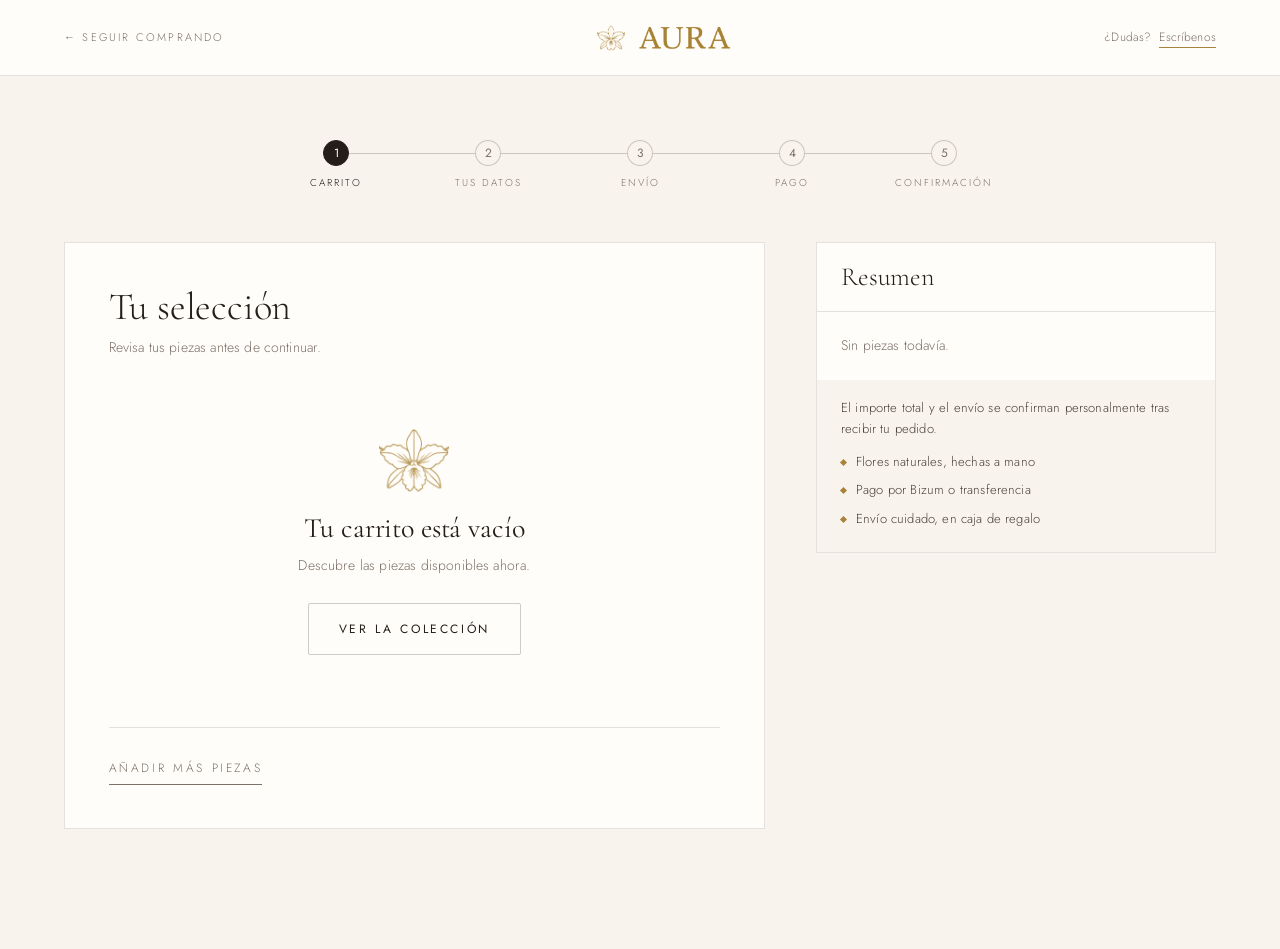
<file: checkout.html>
<!doctype html>
<html lang="es" class="no-js">
<head>
<meta charset="utf-8">
<meta name="viewport" content="width=device-width, initial-scale=1, viewport-fit=cover">
<title>Finalizar pedido · Aura Flowers</title>
<meta name="description" content="Finaliza tu pedido de Aura Flowers.">
<meta name="robots" content="noindex,follow">
<meta name="theme-color" content="#fffdf9">
<link rel="icon" type="image/png" href="assets/brand/favicon-512.png">
<link rel="preconnect" href="https://fonts.googleapis.com">
<link rel="preconnect" href="https://fonts.gstatic.com" crossorigin>
<link href="https://fonts.googleapis.com/css2?family=Cormorant+Garamond:ital,wght@0,300;0,400;0,500;1,300;1,400&family=Jost:wght@300;400;500&display=swap" rel="stylesheet">
<link rel="stylesheet" href="css/aura.css">
<script>document.documentElement.className="js intro-seen"</script>
</head>
<body class="co-body">
<header class="co-header">
  <div class="container">
    <a class="co-back" href="index.html#coleccion">← Seguir comprando</a>
    <a class="brand" href="index.html" aria-label="Aura Flowers, inicio">
      <img class="brand-orchid" src="assets/brand/aura-orquidea-dorado.png" alt="" width="300" height="280">
      <img src="assets/brand/aura-texto-dorado.png" alt="Aura" width="600" height="164">
    </a>
    <span class="co-help">¿Dudas? <a data-wa="general" href="#" style="border-bottom:1px solid var(--gold)">Escríbenos</a></span>
  </div>
</header>

<main class="co-main" id="main">
  <div class="container">
    <ol class="co-steps" data-steps aria-label="Pasos del pedido">
      <li>Carrito</li><li>Tus datos</li><li>Envío</li><li>Pago</li><li>Confirmación</li>
    </ol>

    <div class="co-grid">
      <form class="panel" data-form novalidate autocomplete="on">
        <!-- Campo trampa anti-spam: no lo rellenes -->
        <label class="hp" aria-hidden="true">Empresa <input type="text" name="empresa" tabindex="-1" autocomplete="off"></label>

        <!-- PASO 1 · CARRITO -->
        <section class="co-step" data-step="1" aria-labelledby="s1">
          <h1 id="s1">Tu selección</h1>
          <p class="sub">Revisa tus piezas antes de continuar.</p>
          <div data-lines></div>
          <div class="co-nav"><a class="link" href="index.html#coleccion">Añadir más piezas</a><button class="btn" type="button" data-next>Continuar <i class="arr"></i></button></div>
        </section>

        <!-- PASO 2 · DATOS -->
        <section class="co-step" data-step="2" aria-labelledby="s2">
          <h2 id="s2">Tus datos</h2>
          <p class="sub">Para enviarte la confirmación y resolver cualquier duda sobre tu pedido.</p>
          <div class="fields">
            <div class="field"><label for="f-nombre">Nombre <i>*</i></label><input id="f-nombre" name="nombre" autocomplete="given-name" required maxlength="60"><span class="err">Escribe tu nombre.</span></div>
            <div class="field"><label for="f-apellidos">Apellidos <i>*</i></label><input id="f-apellidos" name="apellidos" autocomplete="family-name" required maxlength="80"><span class="err">Escribe tus apellidos.</span></div>
            <div class="field"><label for="f-email">Email <i>*</i></label><input id="f-email" name="email" type="email" autocomplete="email" inputmode="email" required maxlength="120"><span class="err">Escribe un email válido.</span></div>
            <div class="field"><label for="f-telefono">Teléfono <i>*</i></label><input id="f-telefono" name="telefono" type="tel" autocomplete="tel" inputmode="tel" required pattern="[+0-9 ()\-]{9,20}" maxlength="20"><span class="err">Escribe un teléfono válido (mínimo 9 cifras).</span></div>
          </div>
          <div class="co-nav"><button class="link" type="button" data-prev>Volver</button><button class="btn" type="button" data-next>Continuar al envío <i class="arr"></i></button></div>
        </section>

        <!-- PASO 3 · ENVÍO -->
        <section class="co-step" data-step="3" aria-labelledby="s3">
          <h2 id="s3">Dirección de envío</h2>
          <p class="sub">¿Dónde enviamos tu pieza?</p>
          <div class="fields">
            <div class="field field--full"><label for="f-direccion">Dirección <i>*</i></label><input id="f-direccion" name="direccion" autocomplete="street-address" required maxlength="160" placeholder="Calle, número, piso, puerta"><span class="err">Escribe la dirección de envío.</span></div>
            <div class="field"><label for="f-cp">Código postal <i>*</i></label><input id="f-cp" name="cp" autocomplete="postal-code" inputmode="numeric" required maxlength="10"><span class="err">Escribe un código postal válido.</span></div>
            <div class="field"><label for="f-ciudad">Ciudad <i>*</i></label><input id="f-ciudad" name="ciudad" autocomplete="address-level2" required maxlength="80"><span class="err">Escribe la ciudad.</span></div>
            <div class="field"><label for="f-pais">País <i>*</i></label>
              <select id="f-pais" name="pais" autocomplete="country-name" required>
                <option>España</option><option>Andorra</option><option>Portugal</option><option>Francia</option><option>Italia</option><option>Alemania</option><option>Bélgica</option><option>Países Bajos</option><option>Irlanda</option><option>Austria</option><option>Suiza</option><option>Reino Unido</option><option value="Otro">Otro país</option>
              </select><span class="err">Elige un país.</span></div>
            <div class="field" data-prov-wrap><label for="f-provincia">Provincia <i>*</i></label>
              <select id="f-provincia" name="provincia" autocomplete="address-level1" required></select><span class="err">Elige la provincia.</span></div>
            <div class="field field--full" data-otro-pais hidden><label for="f-pais-otro">Indica el país <i>*</i></label><input id="f-pais-otro" name="paisOtro" maxlength="60"><span class="err">Indica el país.</span></div>
            <div class="field field--full"><label for="f-notas">Notas para el pedido</label><textarea id="f-notas" name="notas" maxlength="600" placeholder="Indicaciones de entrega, si es un regalo, un mensaje para la tarjeta…"></textarea></div>
          </div>
          <div class="co-nav"><button class="link" type="button" data-prev>Volver</button><button class="btn" type="button" data-next>Continuar al pago <i class="arr"></i></button></div>
        </section>

        <!-- PASO 4 · PAGO -->
        <section class="co-step" data-step="4" aria-labelledby="s4">
          <h2 id="s4">Método de pago</h2>
          <p class="sub">Elige cómo prefieres pagar. No se cobra nada ahora.</p>
          <div class="pay-opts" role="radiogroup" aria-label="Método de pago" data-pay-opts></div>
          <div class="notice"><span>✦</span><p><b>Cómo funciona:</b> al enviar tu pedido, Aura Flowers revisa que tus piezas estén disponibles y te confirma el <b>importe total con el envío</b> <span data-horas></span>. Después realizas el pago con el método elegido y, al recibirlo, preparamos y enviamos tu pieza.</p></div>
          <div class="review" data-review></div>
          <label class="check"><input type="checkbox" name="acepto" required> <span>He leído y acepto las <a href="legal.html#condiciones" target="_blank">condiciones de venta</a> y la <a href="legal.html#privacidad" target="_blank">política de privacidad</a>. <i style="color:var(--gold);font-style:normal">*</i></span></label>
          <p class="stock-msg" data-accept-err hidden>Debes aceptar las condiciones para continuar.</p>
          <div data-submit-err></div>
          <div class="co-nav"><button class="link" type="button" data-prev>Volver</button><button class="btn" type="submit" data-submit>Enviar pedido <i class="arr"></i></button></div>
        </section>

        <!-- PASO 5 · CONFIRMACIÓN -->
        <section class="co-step" data-step="5" aria-live="polite" data-done></section>
      </form>

      <aside class="summary" data-summary aria-label="Resumen del pedido">
        <div class="summary-head"><h2>Resumen</h2><button class="summary-toggle" type="button" data-summary-toggle>Ver detalle</button></div>
        <div class="summary-items" data-summary-items></div>
        <div class="summary-foot">
          <p>El importe total y el envío se confirman personalmente tras recibir tu pedido.</p>
          <ul><li>Flores naturales, hechas a mano</li><li>Pago por Bizum o transferencia</li><li>Envío cuidado, en caja de regalo</li></ul>
        </div>
      </aside>
    </div>
  </div>
</main>

<script src="js/config.js"></script>
<script src="js/productos.js"></script>
<script src="js/core.js"></script>
<script src="js/checkout.js" defer></script>
</body>
</html>
</file>
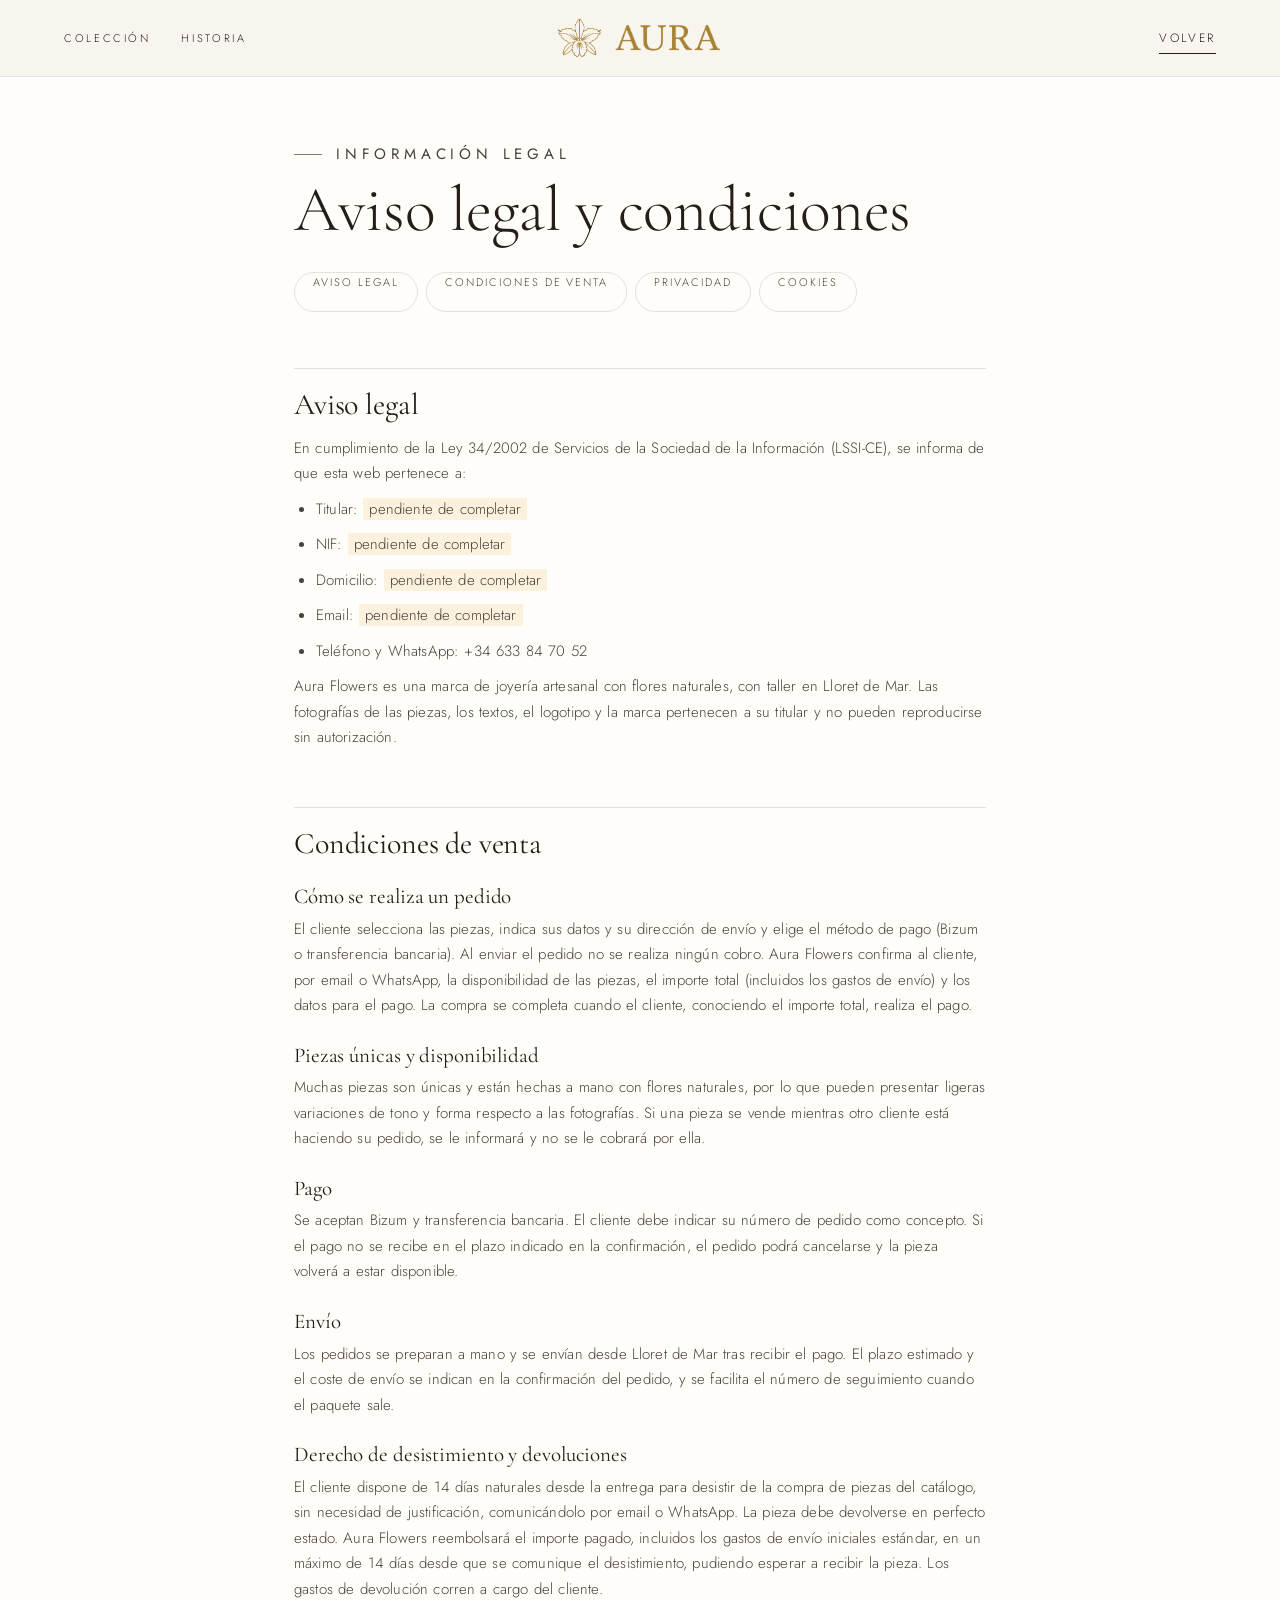
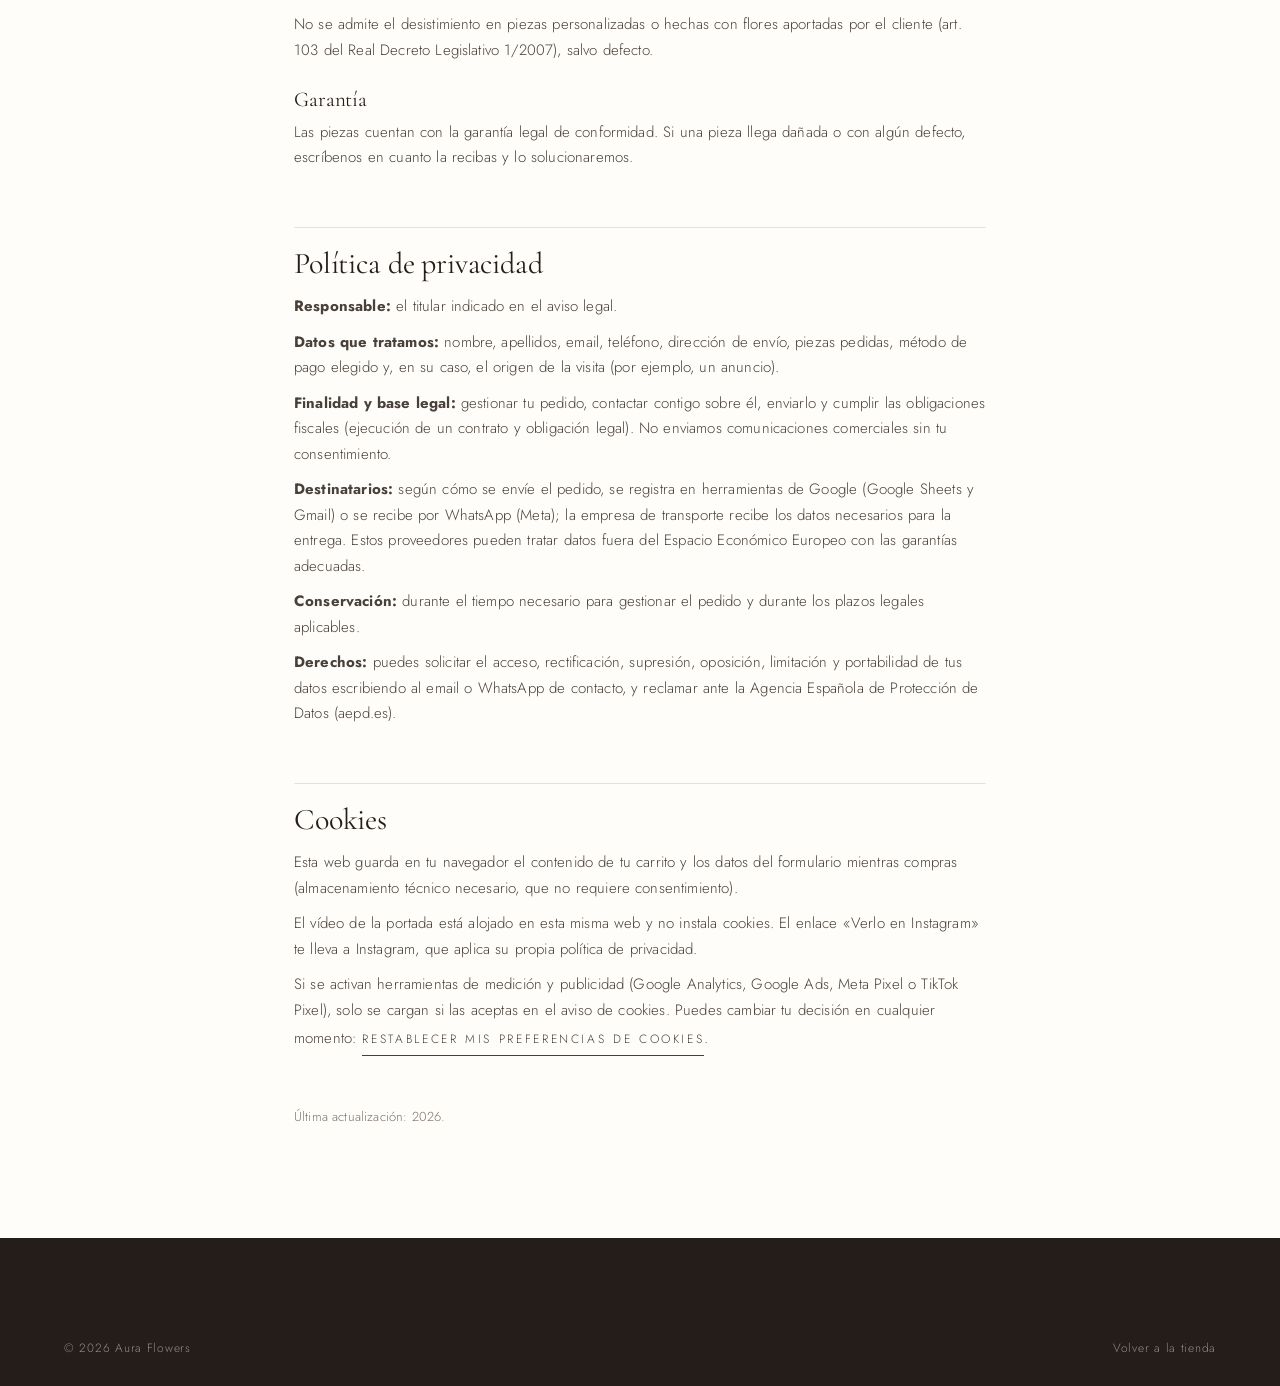
<file: legal.html>
<!doctype html>
<html lang="es" class="js intro-seen">
<head>
<meta charset="utf-8">
<meta name="viewport" content="width=device-width, initial-scale=1, viewport-fit=cover">
<title>Aviso legal, privacidad y condiciones · Aura Flowers</title>
<meta name="description" content="Aviso legal, política de privacidad, condiciones de venta, envíos, devoluciones y cookies de Aura Flowers.">
<meta name="robots" content="noindex,follow">
<meta name="theme-color" content="#fffdf9">
<link rel="icon" type="image/png" href="assets/brand/favicon-512.png">
<link rel="preconnect" href="https://fonts.googleapis.com">
<link rel="preconnect" href="https://fonts.gstatic.com" crossorigin>
<link href="https://fonts.googleapis.com/css2?family=Cormorant+Garamond:ital,wght@0,300;0,400;1,300&family=Jost:wght@300;400;500&display=swap" rel="stylesheet">
<link rel="stylesheet" href="css/aura.css">
</head>
<body>
<header class="header" data-solid>
  <div class="container header-inner">
    <nav class="nav" aria-label="Principal"><a href="index.html#coleccion">Colección</a><a href="index.html#historia">Historia</a></nav>
    <span class="burger" aria-hidden="true" style="visibility:hidden"></span>
    <a class="brand" href="index.html" aria-label="Aura Flowers, inicio">
      <img class="brand-orchid" src="assets/brand/aura-orquidea-dorado.png" alt="" width="300" height="280">
      <img src="assets/brand/aura-texto-dorado.png" alt="Aura" width="600" height="164">
    </a>
    <div class="header-actions"><a class="link" href="index.html">Volver</a></div>
  </div>
</header>

<main class="legal" id="main"><div class="container">
  <p class="eyebrow">Información legal</p>
  <h1>Aviso legal y condiciones</h1>
  <nav class="legal-toc" aria-label="Secciones">
    <a class="filter" href="#aviso">Aviso legal</a><a class="filter" href="#condiciones">Condiciones de venta</a><a class="filter" href="#privacidad">Privacidad</a><a class="filter" href="#cookies">Cookies</a>
  </nav>

  <h2 id="aviso">Aviso legal</h2>
  <p>En cumplimiento de la Ley 34/2002 de Servicios de la Sociedad de la Información (LSSI-CE), se informa de que esta web pertenece a:</p>
  <ul>
    <li>Titular: <span data-legal="titular"></span></li>
    <li>NIF: <span data-legal="nif"></span></li>
    <li>Domicilio: <span data-legal="domicilio"></span></li>
    <li>Email: <span data-legal="email"></span></li>
    <li>Teléfono y WhatsApp: <a data-tel href="#"></a></li>
  </ul>
  <p>Aura Flowers es una marca de joyería artesanal con flores naturales, con taller en <span data-cfg="marca.ciudad">Lloret de Mar</span>. Las fotografías de las piezas, los textos, el logotipo y la marca pertenecen a su titular y no pueden reproducirse sin autorización.</p>

  <h2 id="condiciones">Condiciones de venta</h2>
  <h3>Cómo se realiza un pedido</h3>
  <p>El cliente selecciona las piezas, indica sus datos y su dirección de envío y elige el método de pago (Bizum o transferencia bancaria). Al enviar el pedido no se realiza ningún cobro. Aura Flowers confirma al cliente, por email o WhatsApp, la disponibilidad de las piezas, el importe total (incluidos los gastos de envío) y los datos para el pago. La compra se completa cuando el cliente, conociendo el importe total, realiza el pago.</p>
  <h3>Piezas únicas y disponibilidad</h3>
  <p>Muchas piezas son únicas y están hechas a mano con flores naturales, por lo que pueden presentar ligeras variaciones de tono y forma respecto a las fotografías. Si una pieza se vende mientras otro cliente está haciendo su pedido, se le informará y no se le cobrará por ella.</p>
  <h3>Pago</h3>
  <p>Se aceptan Bizum y transferencia bancaria. El cliente debe indicar su número de pedido como concepto. Si el pago no se recibe en el plazo indicado en la confirmación, el pedido podrá cancelarse y la pieza volverá a estar disponible.</p>
  <h3>Envío</h3>
  <p>Los pedidos se preparan a mano y se envían desde <span data-cfg="marca.ciudad">Lloret de Mar</span> tras recibir el pago. El plazo estimado y el coste de envío se indican en la confirmación del pedido, y se facilita el número de seguimiento cuando el paquete sale.</p>
  <h3>Derecho de desistimiento y devoluciones</h3>
  <p>El cliente dispone de 14 días naturales desde la entrega para desistir de la compra de piezas del catálogo, sin necesidad de justificación, comunicándolo por email o WhatsApp. La pieza debe devolverse en perfecto estado. Aura Flowers reembolsará el importe pagado, incluidos los gastos de envío iniciales estándar, en un máximo de 14 días desde que se comunique el desistimiento, pudiendo esperar a recibir la pieza. Los gastos de devolución corren a cargo del cliente.</p>
  <p>No se admite el desistimiento en piezas personalizadas o hechas con flores aportadas por el cliente (art. 103 del Real Decreto Legislativo 1/2007), salvo defecto.</p>
  <h3>Garantía</h3>
  <p>Las piezas cuentan con la garantía legal de conformidad. Si una pieza llega dañada o con algún defecto, escríbenos en cuanto la recibas y lo solucionaremos.</p>

  <h2 id="privacidad">Política de privacidad</h2>
  <p><strong>Responsable:</strong> el titular indicado en el aviso legal.</p>
  <p><strong>Datos que tratamos:</strong> nombre, apellidos, email, teléfono, dirección de envío, piezas pedidas, método de pago elegido y, en su caso, el origen de la visita (por ejemplo, un anuncio).</p>
  <p><strong>Finalidad y base legal:</strong> gestionar tu pedido, contactar contigo sobre él, enviarlo y cumplir las obligaciones fiscales (ejecución de un contrato y obligación legal). No enviamos comunicaciones comerciales sin tu consentimiento.</p>
  <p><strong>Destinatarios:</strong> según cómo se envíe el pedido, se registra en herramientas de Google (Google Sheets y Gmail) o se recibe por WhatsApp (Meta); la empresa de transporte recibe los datos necesarios para la entrega. Estos proveedores pueden tratar datos fuera del Espacio Económico Europeo con las garantías adecuadas.</p>
  <p><strong>Conservación:</strong> durante el tiempo necesario para gestionar el pedido y durante los plazos legales aplicables.</p>
  <p><strong>Derechos:</strong> puedes solicitar el acceso, rectificación, supresión, oposición, limitación y portabilidad de tus datos escribiendo al email o WhatsApp de contacto, y reclamar ante la Agencia Española de Protección de Datos (aepd.es).</p>

  <h2 id="cookies">Cookies</h2>
  <p>Esta web guarda en tu navegador el contenido de tu carrito y los datos del formulario mientras compras (almacenamiento técnico necesario, que no requiere consentimiento).</p>
  <p>El vídeo de la portada está alojado en esta misma web y no instala cookies. El enlace «Verlo en Instagram» te lleva a Instagram, que aplica su propia política de privacidad.</p>
  <p>Si se activan herramientas de medición y publicidad (Google Analytics, Google Ads, Meta Pixel o TikTok Pixel), solo se cargan si las aceptas en el aviso de cookies. Puedes cambiar tu decisión en cualquier momento: <button class="link" type="button" data-reset-consent>restablecer mis preferencias de cookies</button>.</p>
  <p style="margin-top:50px;font-size:13px;color:var(--muted)">Última actualización: <span data-year></span>.</p>
</div></main>

<footer class="footer"><div class="container"><div class="footer-bottom" style="margin-top:0;border-top:0;padding-top:0"><span>© <span data-year>2026</span> Aura Flowers</span><a href="index.html">Volver a la tienda</a></div></div></footer>
<script src="js/config.js"></script>
<script src="js/productos.js"></script>
<script src="js/core.js"></script>
<script>
(function () {
  var L = (window.AURA_CONFIG || {}).legal || {};
  document.querySelectorAll("[data-legal]").forEach(function (el) {
    var v = L[el.getAttribute("data-legal")];
    if (v) el.textContent = v; else { el.textContent = "pendiente de completar"; el.className = "pending"; }
  });
  document.querySelector("[data-reset-consent]").addEventListener("click", function () {
    try { localStorage.removeItem("aura_consent"); } catch (e) {}
    location.reload();
  });
})();
</script>
</body>
</html>
</file>
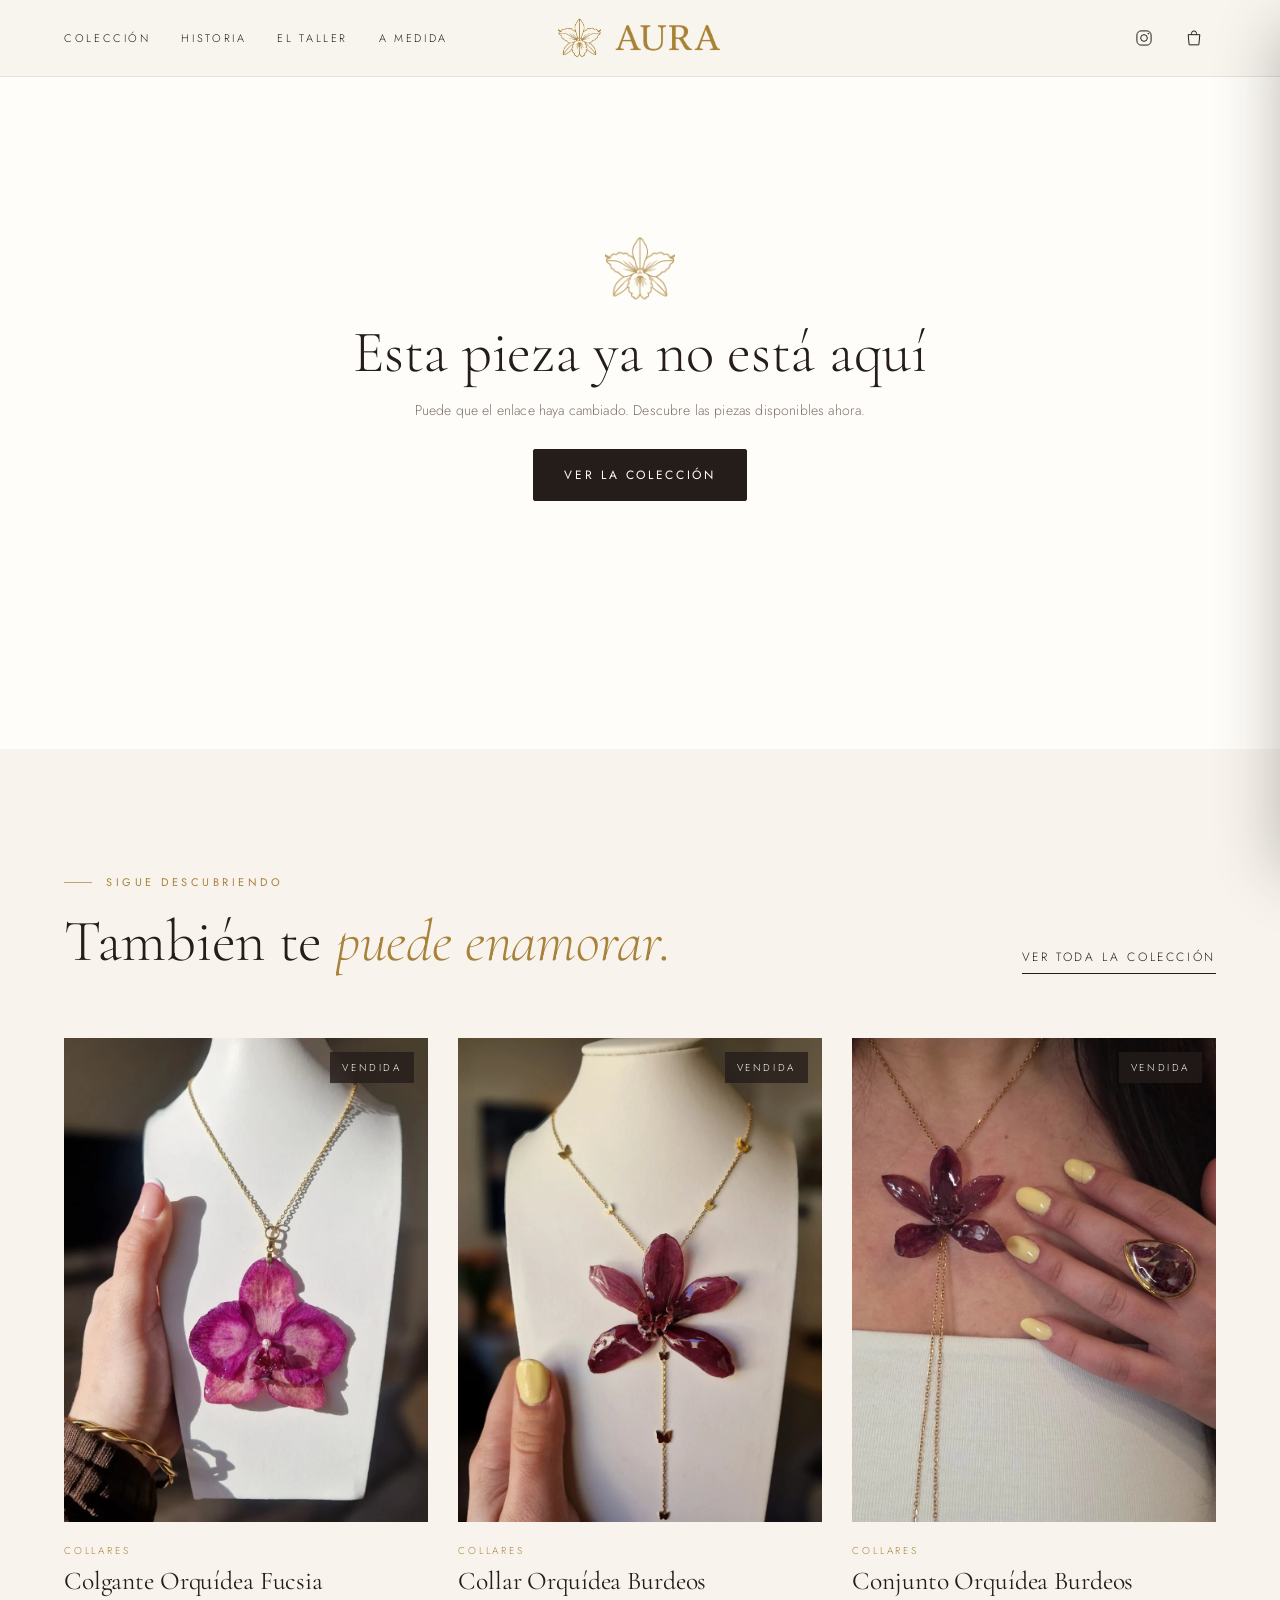
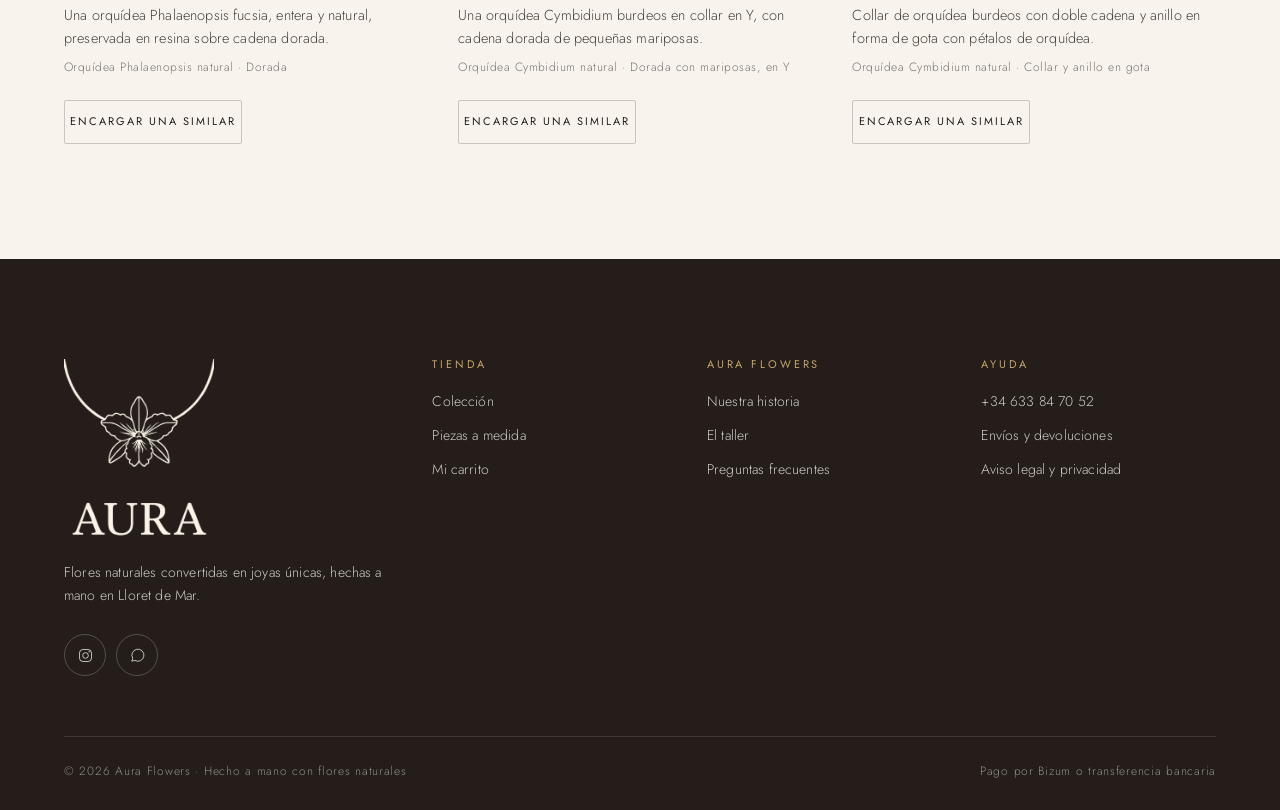
<file: producto.html>
<!doctype html>
<html lang="es" class="no-js">
<head>
<meta charset="utf-8">
<meta name="viewport" content="width=device-width, initial-scale=1, viewport-fit=cover">
<title>Pieza · Aura Flowers</title>
<meta name="description" content="Joya artesanal de Aura Flowers hecha a mano con flores naturales preservadas en resina. Pieza única.">
<meta name="theme-color" content="#fffdf9">
<link rel="icon" type="image/png" href="assets/brand/favicon-512.png">
<link rel="apple-touch-icon" href="assets/brand/apple-touch-icon.png">
<meta property="og:type" content="product">
<meta property="og:site_name" content="Aura Flowers">
<meta property="og:title" content="Aura Flowers · Joyería con flores naturales">
<meta property="og:description" content="Piezas únicas hechas a mano con orquídeas y flores reales.">
<meta property="og:image" content="https://durducco-source.github.io/aura-flowers-web/assets/brand/og-image.jpg">
<meta name="twitter:card" content="summary_large_image">
<link rel="preconnect" href="https://fonts.googleapis.com">
<link rel="preconnect" href="https://fonts.gstatic.com" crossorigin>
<link href="https://fonts.googleapis.com/css2?family=Cormorant+Garamond:ital,wght@0,300;0,400;0,500;1,300;1,400&family=Jost:wght@300;400;500&display=swap" rel="stylesheet">
<link rel="stylesheet" href="css/aura.css">
<script>document.documentElement.className="js intro-seen"</script>
</head>
<body class="has-bar">
<div class="progress" aria-hidden="true"><span></span></div>
<a class="skip" href="#main">Saltar al contenido</a>

<header class="header" data-solid>
  <div class="container header-inner">
    <nav class="nav" aria-label="Principal">
      <a href="index.html#coleccion">Colección</a>
      <a href="index.html#historia">Historia</a>
      <a href="index.html#taller">El taller</a>
      <a href="index.html#a-medida">A medida</a>
    </nav>
    <button class="burger" type="button" aria-label="Abrir menú" aria-expanded="false"><span></span><span></span></button>
    <a class="brand" href="index.html" aria-label="Aura Flowers, inicio">
      <img class="brand-orchid" src="assets/brand/aura-orquidea-dorado.png" alt="" width="300" height="280">
      <img src="assets/brand/aura-texto-dorado.png" alt="Aura" width="600" height="164">
    </a>
    <div class="header-actions">
      <a class="icon-btn" data-social="instagram" href="#" aria-label="Instagram de Aura Flowers"><svg viewBox="0 0 24 24"><rect x="3.5" y="3.5" width="17" height="17" rx="5"/><circle cx="12" cy="12" r="4"/><circle cx="17.2" cy="6.8" r=".5"/></svg></a>
      <button class="icon-btn" data-cart-open aria-label="Abrir carrito"><svg viewBox="0 0 24 24"><path d="M5 8h14l-1.2 12.2H6.2z"/><path d="M9 8V6.5a3 3 0 0 1 6 0V8"/></svg><span class="cart-count" data-cart-count>0</span></button>
    </div>
  </div>
</header>
<div class="mobile-menu" aria-label="Menú">
  <a class="mm-link" href="index.html#coleccion">Colección</a>
  <a class="mm-link" href="index.html#historia">Nuestra historia</a>
  <a class="mm-link" href="index.html#taller">El taller</a>
  <a class="mm-link" href="index.html#a-medida">A medida</a>
  <a class="mm-link" href="index.html#contacto">Contacto</a>
</div>

<main id="main">
  <section class="pdp">
    <div class="container" data-pdp>
      <p class="center" style="padding:120px 0;color:var(--muted)">Cargando pieza…</p>
    </div>
  </section>

  <section class="related">
    <div class="container">
      <div class="section-head">
        <div><p class="eyebrow reveal">Sigue descubriendo</p><h2 class="h2" data-split>También te <em>puede enamorar.</em></h2></div>
        <a class="link reveal" href="index.html#coleccion">Ver toda la colección</a>
      </div>
      <div class="grid" data-related></div>
    </div>
  </section>
</main>

<footer class="footer">
  <div class="container">
    <div class="footer-grid">
      <div>
        <img class="footer-logo" src="assets/brand/aura-logo-marfil.png" alt="Aura Flowers" width="700" height="838" loading="lazy">
        <p>Flores naturales convertidas en joyas únicas, hechas a mano en <span data-cfg="marca.ciudad">Lloret de Mar</span>.</p>
        <div class="social">
          <a data-social="instagram" href="#" aria-label="Instagram"><svg viewBox="0 0 24 24"><rect x="3.5" y="3.5" width="17" height="17" rx="5"/><circle cx="12" cy="12" r="4"/><circle cx="17.2" cy="6.8" r=".5"/></svg></a>
          <a data-social="tiktok" href="#" aria-label="TikTok"><svg class="fill" viewBox="0 0 24 24"><path d="M16.6 5.8A4.3 4.3 0 0 1 15.5 3h-3.1v12.4a2.6 2.6 0 1 1-2.6-2.6c.3 0 .5 0 .8.1V9.7a5.7 5.7 0 1 0 4.9 5.7V9.1a7.4 7.4 0 0 0 4.3 1.4V7.4a4.3 4.3 0 0 1-3.2-1.6z"/></svg></a>
          <a data-social="facebook" href="#" aria-label="Facebook"><svg class="fill" viewBox="0 0 24 24"><path d="M13.5 21v-8h2.7l.4-3.2h-3.1V7.9c0-.9.3-1.5 1.6-1.5h1.7V3.6c-.3 0-1.3-.1-2.5-.1-2.4 0-4.1 1.5-4.1 4.2v2.2H7.5V13h2.7v8z"/></svg></a>
          <a data-wa="general" href="#" aria-label="WhatsApp"><svg viewBox="0 0 24 24"><path d="M4 20l1.3-4A8.5 8.5 0 1 1 8.4 19z"/></svg></a>
        </div>
      </div>
      <div><h4>Tienda</h4><ul><li><a href="index.html#coleccion">Colección</a></li><li><a href="index.html#a-medida">Piezas a medida</a></li><li><a href="checkout.html">Mi carrito</a></li></ul></div>
      <div><h4>Aura Flowers</h4><ul><li><a href="index.html#historia">Nuestra historia</a></li><li><a href="index.html#taller">El taller</a></li><li><a href="index.html#preguntas">Preguntas frecuentes</a></li></ul></div>
      <div><h4>Ayuda</h4><ul><li><a data-tel href="#"></a></li><li data-need="contacto.email"><a data-mail href="#"></a></li><li><a href="legal.html#condiciones">Envíos y devoluciones</a></li><li><a href="legal.html">Aviso legal y privacidad</a></li></ul></div>
    </div>
    <div class="footer-bottom"><span>© <span data-year>2026</span> Aura Flowers · Hecho a mano con flores naturales</span><span>Pago por Bizum o transferencia bancaria</span></div>
  </div>
</footer>

<div class="pbar" data-pbar></div>

<script src="js/config.js"></script>
<script src="js/productos.js"></script>
<script src="js/core.js"></script>
<script src="js/producto.js" defer></script>
</body>
</html>
</file>
<file: css/aura.css>
/* ==========================================================================
   AURA FLOWERS · Joyería botánica artesanal
   Colores y tipografías en las variables de :root
   ========================================================================== */

:root {
  --ivory: #f8f4ed;
  --paper: #fffdf9;
  --sand: #efe7db;
  --sand-2: #e6dccd;
  --ink: #241d1a;
  --ink-2: #4a403a;
  --muted: #7d7169;
  --line: rgba(36, 29, 26, .12);
  --line-2: rgba(36, 29, 26, .22);
  --gold: #a8823a;
  --gold-2: #c6a668;
  --gold-soft: rgba(168, 130, 58, .14);
  --orchid: #7c4b7a;
  --blush: #f1e2e0;
  --ok: #4d6b4f;
  --err: #a2463c;

  --serif: "Cormorant Garamond", "Cormorant", Garamond, "Times New Roman", serif;
  --sans: "Jost", "Helvetica Neue", Arial, sans-serif;

  --ease: cubic-bezier(.22, .68, .12, 1);
  --ease-soft: cubic-bezier(.45, 0, .2, 1);
  --gutter: clamp(16px, 5vw, 64px);
  --max: 1320px;
  --header-h: 76px;
  --radius: 2px;
}

*, *::before, *::after { box-sizing: border-box; }
html { -webkit-text-size-adjust: 100%; scroll-behavior: smooth; scroll-padding-top: calc(var(--header-h) + 12px); }
body {
  margin: 0; background: var(--ivory); color: var(--ink);
  font: 300 16px/1.7 var(--sans); letter-spacing: .01em;
  -webkit-font-smoothing: antialiased; overflow-x: hidden; overflow-x: clip;
}
img { display: block; max-width: 100%; height: auto; }
a { color: inherit; text-decoration: none; }
button { font: inherit; color: inherit; background: none; border: 0; padding: 0; cursor: pointer; }
input, select, textarea { font: inherit; color: inherit; }
h1, h2, h3, h4 { margin: 0; font-family: var(--serif); font-weight: 400; line-height: 1.08; letter-spacing: -.005em; }
p { margin: 0; }
ul, ol { margin: 0; padding: 0; list-style: none; }
em { font-style: italic; }
::selection { background: var(--gold-soft); }
:focus-visible { outline: 1px solid var(--gold); outline-offset: 3px; }
[hidden] { display: none !important; }

.container { width: 100%; max-width: var(--max); margin: 0 auto; padding: 0 var(--gutter); }
.skip { position: absolute; left: -999px; top: 8px; z-index: 999; background: var(--ink); color: var(--paper); padding: 10px 16px; }
.skip:focus { left: 8px; }
.sr { position: absolute; width: 1px; height: 1px; overflow: hidden; clip: rect(0 0 0 0); white-space: nowrap; }

/* ---------- Tipografía ---------- */
.eyebrow {
  display: inline-flex; align-items: center; gap: 14px;
  font: 400 11px/1.4 var(--sans); letter-spacing: .32em; text-transform: uppercase; color: var(--gold);
}
.eyebrow::before { content: ""; width: 28px; height: 1px; background: currentColor; opacity: .7; }
.eyebrow--center::after { content: ""; width: 28px; height: 1px; background: currentColor; opacity: .7; }
.display { font-size: clamp(40px, 6.4vw, 92px); font-weight: 300; line-height: 1; }
.h2 { font-size: clamp(34px, 4.6vw, 64px); font-weight: 300; }
.h2 em, .display em { color: var(--gold); font-weight: 300; }
.lead { font-size: clamp(16px, 1.3vw, 18px); color: var(--ink-2); max-width: 34em; }
.small-caps { font-size: 11px; letter-spacing: .24em; text-transform: uppercase; color: var(--muted); }
.center { text-align: center; }

/* ---------- Botones ---------- */
.btn {
  --bg: var(--ink); --fg: var(--paper); --bd: var(--ink); --fill: var(--gold);
  position: relative; display: inline-flex; align-items: center; justify-content: center; gap: 12px;
  min-height: 52px; padding: 0 30px; border: 1px solid var(--bd); background: var(--bg); color: var(--fg);
  font: 400 12px/1 var(--sans); letter-spacing: .22em; text-transform: uppercase; white-space: nowrap;
  overflow: hidden; isolation: isolate; border-radius: var(--radius);
  transition: color .5s var(--ease), border-color .5s var(--ease), transform .3s var(--ease);
}
.btn::before {
  content: ""; position: absolute; inset: 0; z-index: -1; background: var(--fill);
  transform: scaleY(0); transform-origin: 50% 100%; transition: transform .55s var(--ease);
}
.btn:hover::before { transform: scaleY(1); }
.btn:hover { border-color: var(--fill); }
.btn:active { transform: scale(.98); }
.btn .arr { width: 18px; height: 1px; background: currentColor; position: relative; transition: width .4s var(--ease); }
.btn .arr::after { content: ""; position: absolute; right: 0; top: -3px; width: 7px; height: 7px; border-top: 1px solid currentColor; border-right: 1px solid currentColor; transform: rotate(45deg); }
.btn:hover .arr { width: 28px; }
.btn--line { --bg: transparent; --fg: var(--ink); --bd: var(--line-2); --fill: var(--ink); }
.btn--line:hover { color: var(--paper); }
.btn--gold { --bg: var(--gold); --bd: var(--gold); --fill: var(--ink); }
.btn--light { --bg: var(--paper); --fg: var(--ink); --bd: var(--paper); --fill: var(--gold); }
.btn--light:hover { color: var(--paper); }
.btn--sm { min-height: 44px; padding: 0 20px; font-size: 11px; letter-spacing: .18em; }
.btn--full { width: 100%; white-space: normal; text-align: center; line-height: 1.45; padding-top: 12px; padding-bottom: 12px; }
.btn[disabled], .btn[aria-disabled="true"] { --bg: transparent; --fg: var(--muted); --bd: var(--line); cursor: not-allowed; }
.btn[disabled]::before { display: none; }
.link {
  position: relative; display: inline-flex; align-items: center; gap: 10px; padding: 6px 0;
  font-size: 12px; letter-spacing: .22em; text-transform: uppercase;
}
.link::after { content: ""; position: absolute; left: 0; bottom: 0; width: 100%; height: 1px; background: currentColor; transform-origin: right; transition: transform .6s var(--ease); }
.link:hover::after { transform: scaleX(0); transform-origin: right; animation: line-in .6s .3s var(--ease) forwards; }
@keyframes line-in { from { transform: scaleX(0); transform-origin: left; } to { transform: scaleX(1); transform-origin: left; } }

/* ---------- Intro ---------- */
.intro {
  position: fixed; inset: 0; z-index: 200; background: var(--ivory);
  display: grid; place-items: center; pointer-events: none;
  animation: intro-out 1s 1.35s var(--ease-soft) forwards;
}
.intro img { width: 120px; opacity: 0; animation: intro-logo 1.4s .1s var(--ease) forwards; }
.intro::after { content: ""; position: absolute; left: 50%; bottom: 22%; width: 80px; height: 1px; margin-left: -40px; background: var(--gold); transform: scaleX(0); animation: intro-line 1.1s .3s var(--ease) forwards; }
@keyframes intro-logo { from { opacity: 0; transform: translateY(14px) scale(.96); filter: blur(4px); } to { opacity: 1; transform: none; filter: none; } }
@keyframes intro-line { to { transform: scaleX(1); } }
@keyframes intro-out { to { opacity: 0; visibility: hidden; } }
.intro-seen .intro, .no-js .intro { display: none; }

/* ---------- Header ---------- */
.progress { position: fixed; top: 0; left: 0; right: 0; height: 2px; z-index: 120; pointer-events: none; }
.progress span { display: block; height: 100%; background: var(--gold); transform-origin: 0 50%; transform: scaleX(0); }
.header {
  position: fixed; top: 0; left: 0; right: 0; z-index: 100; height: var(--header-h);
  transition: background .5s var(--ease), box-shadow .5s var(--ease), transform .5s var(--ease);
}
.header.is-solid { background: rgba(248, 244, 237, .92); backdrop-filter: saturate(140%) blur(14px); -webkit-backdrop-filter: saturate(140%) blur(14px); box-shadow: 0 1px 0 var(--line); }
.header.is-hidden { transform: translateY(-100%); }
.header-inner { height: 100%; display: grid; grid-template-columns: 1fr auto 1fr; align-items: center; gap: 20px; }
.brand { display: inline-flex; align-items: center; gap: 12px; justify-self: center; }
.brand img { height: 30px; width: auto; }
.brand .brand-orchid { height: 40px; }
.brand-sub { font-size: 9px; letter-spacing: .5em; text-transform: uppercase; color: var(--gold); margin-left: -4px; }
.nav { display: flex; gap: clamp(18px, 2.4vw, 36px); }
.nav a { position: relative; white-space: nowrap; font-size: 11px; letter-spacing: .24em; text-transform: uppercase; padding: 8px 0; }
.nav a::after { content: ""; position: absolute; left: 0; right: 0; bottom: 2px; height: 1px; background: var(--gold); transform: scaleX(0); transition: transform .5s var(--ease); }
.nav a:hover::after, .nav a[aria-current="true"]::after { transform: scaleX(1); }
.header-actions { display: flex; align-items: center; justify-content: flex-end; gap: 6px; }
.icon-btn { position: relative; width: 44px; height: 44px; display: grid; place-items: center; border-radius: 50%; transition: background .3s; }
.icon-btn:hover { background: var(--gold-soft); }
.icon-btn svg { width: 20px; height: 20px; fill: none; stroke: currentColor; stroke-width: 1.2; }
.cart-count {
  position: absolute; top: 5px; right: 3px; min-width: 18px; height: 18px; padding: 0 5px; border-radius: 9px;
  background: var(--gold); color: #fff; font: 500 10px/18px var(--sans); text-align: center; letter-spacing: 0;
  transform: scale(0); transition: transform .4s var(--ease);
}
.cart-count.has { transform: scale(1); }
.cart-count.bump { animation: bump .5s var(--ease); }
@keyframes bump { 40% { transform: scale(1.35); } }
.burger { display: none; width: 44px; height: 44px; position: relative; }
.burger span { position: absolute; left: 11px; right: 11px; height: 1px; background: currentColor; transition: transform .45s var(--ease), top .45s var(--ease); }
.burger span:nth-child(1) { top: 18px; } .burger span:nth-child(2) { top: 25px; }
.menu-open .burger span:nth-child(1) { top: 22px; transform: rotate(45deg); }
.menu-open .burger span:nth-child(2) { top: 22px; transform: rotate(-45deg); }

.mobile-menu {
  position: fixed; inset: 0; z-index: 95; background: var(--ivory);
  display: flex; flex-direction: column; justify-content: center; padding: 100px var(--gutter) 40px;
  clip-path: inset(0 0 100% 0); transition: clip-path .8s var(--ease); visibility: hidden;
}
.menu-open .mobile-menu { clip-path: inset(0); visibility: visible; }
.mobile-menu a.mm-link { font: 300 clamp(38px, 11vw, 56px)/1.25 var(--serif); display: block; opacity: 0; transform: translateY(24px); transition: opacity .6s var(--ease), transform .6s var(--ease); }
.menu-open .mobile-menu a.mm-link { opacity: 1; transform: none; }
.menu-open .mobile-menu a.mm-link:nth-child(2) { transition-delay: .06s; } .menu-open .mobile-menu a.mm-link:nth-child(3) { transition-delay: .12s; }
.menu-open .mobile-menu a.mm-link:nth-child(4) { transition-delay: .18s; } .menu-open .mobile-menu a.mm-link:nth-child(5) { transition-delay: .24s; }
.mm-foot { margin-top: 40px; display: flex; gap: 16px; flex-wrap: wrap; }

/* ---------- Hero ---------- */
.hero { position: relative; min-height: 100svh; padding: calc(var(--header-h) + 24px) 0 64px; display: flex; align-items: center; overflow: hidden; }
.hero-grid { display: grid; grid-template-columns: 1fr 1.05fr; gap: clamp(32px, 5vw, 90px); align-items: center; }
.hero-copy { position: relative; z-index: 2; }
.hero-logo { width: clamp(120px, 10.5vw, 158px); margin-bottom: 18px; }
.hero-logo-sub { display: block; margin: 0 0 30px; font-size: 10px; letter-spacing: .62em; text-transform: uppercase; color: var(--gold); }
.hero .hero-h { font-size: clamp(40px, 5vw, 76px); font-weight: 300; line-height: 1.02; margin-bottom: 26px; }
.hero .hero-h em { color: var(--gold); }
.hero .lead { margin-bottom: 38px; }
.hero-cta { display: flex; flex-wrap: wrap; align-items: center; gap: 18px 28px; }
.hero-trust { display: flex; flex-wrap: wrap; gap: 10px 28px; margin-top: 44px; padding-top: 26px; border-top: 1px solid var(--line); max-width: 520px; }
.hero-trust li { font-size: 11px; letter-spacing: .2em; text-transform: uppercase; color: var(--ink-2); display: flex; align-items: center; gap: 10px; }
.hero-trust li::before { content: ""; width: 5px; height: 5px; transform: rotate(45deg); background: var(--gold); }

.hero-visual { position: relative; height: min(78vh, 780px); min-height: 520px; }
.arch {
  position: absolute; right: 0; top: 0; width: 78%; height: 100%;
  border-radius: 999px 999px 0 0; overflow: hidden; background: var(--sand);
  box-shadow: 0 40px 80px -40px rgba(60, 40, 30, .35);
}
.arch::after { content: ""; position: absolute; inset: 14px 14px 0; border: 1px solid rgba(255, 255, 255, .55); border-bottom: 0; border-radius: 999px 999px 0 0; pointer-events: none; }
.slides, .slide { position: absolute; inset: 0; }
.slide { opacity: 0; transition: opacity 1.6s var(--ease-soft); }
.slide img { width: 100%; height: 100%; object-fit: cover; transform: scale(1.12); }
.slide.is-active { opacity: 1; }
.slide.is-active img { animation: kenburns 9s linear forwards; }
@keyframes kenburns { from { transform: scale(1.12); } to { transform: scale(1.0); } }
.slide-dots { position: absolute; left: 50%; bottom: 22px; transform: translateX(-50%); display: flex; gap: 8px; z-index: 3; }
.slide-dots button { width: 26px; height: 2px; background: rgba(255, 255, 255, .45); position: relative; overflow: hidden; }
.slide-dots button::before { content: ""; position: absolute; inset: 0; background: #fff; transform: scaleX(0); transform-origin: left; }
.slide-dots button.is-active::before { animation: dot 6s linear forwards; }
@keyframes dot { to { transform: scaleX(1); } }
.hero-round {
  position: absolute; left: 0; bottom: 8%; width: clamp(150px, 16vw, 230px); aspect-ratio: 1;
  border-radius: 50%; overflow: hidden; border: 6px solid var(--ivory); z-index: 2;
  box-shadow: 0 30px 60px -30px rgba(60, 40, 30, .45);
}
.hero-round img { width: 100%; height: 100%; object-fit: cover; object-position: 30% 55%; }
.seal { position: absolute; left: 11%; top: 6%; width: 132px; height: 132px; z-index: 2; color: var(--gold); }
.seal svg { width: 100%; height: 100%; animation: spin 26s linear infinite; }
.seal text { font: 400 10.5px var(--sans); letter-spacing: 3.6px; fill: currentColor; text-transform: uppercase; }
.seal img { position: absolute; inset: 34px; width: 64px; }
@keyframes spin { to { transform: rotate(360deg); } }
.hero-scroll { position: absolute; left: 50%; bottom: 22px; transform: translateX(-50%); display: flex; flex-direction: column; align-items: center; gap: 10px; font-size: 9px; letter-spacing: .4em; text-transform: uppercase; color: var(--muted); }
.hero-scroll i { width: 1px; height: 44px; background: var(--line-2); position: relative; overflow: hidden; }
.hero-scroll i::after { content: ""; position: absolute; left: 0; top: -44px; width: 1px; height: 44px; background: var(--gold); animation: scrolline 2.2s var(--ease-soft) infinite; }
@keyframes scrolline { to { top: 44px; } }

/* Entrada del hero */
.js .h-in { opacity: 0; transform: translateY(26px); }
.is-loaded .h-in { opacity: 1; transform: none; transition: opacity 1.2s var(--ease), transform 1.2s var(--ease); transition-delay: calc(var(--i, 0) * .12s + .1s); }
.js .arch { clip-path: inset(100% 0 0 0 round 999px 999px 0 0); }
.is-loaded .arch { clip-path: inset(0 0 0 0 round 999px 999px 0 0); transition: clip-path 1.6s var(--ease) .15s; }
.intro-pending .h-in, .intro-pending .arch { transition-delay: 1.5s !important; }

/* Pétalos flotantes (decorativos) */
.petals { position: absolute; inset: 0; pointer-events: none; z-index: 1; overflow: hidden; }
.petal { position: absolute; width: 14px; height: 20px; opacity: 0; will-change: transform; }
.petal svg { width: 100%; height: 100%; }
.is-loaded .petal { animation: petal var(--d, 18s) linear var(--delay, 0s) infinite; }
@keyframes petal {
  0% { opacity: 0; transform: translate3d(0, -40px, 0) rotate(0deg); }
  10% { opacity: .75; }
  50% { transform: translate3d(var(--x, 60px), 45vh, 0) rotate(160deg); }
  90% { opacity: .5; }
  100% { opacity: 0; transform: translate3d(calc(var(--x, 60px) * -.5), 95vh, 0) rotate(320deg); }
}

/* ---------- Cinta ---------- */
.ribbon { border-top: 1px solid var(--line); border-bottom: 1px solid var(--line); background: var(--paper); overflow: hidden; }
.ribbon-track { display: flex; width: max-content; animation: marquee 38s linear infinite; }
.ribbon-track span { display: inline-flex; align-items: center; gap: 36px; padding: 18px 18px; font: italic 300 clamp(18px, 2vw, 24px)/1 var(--serif); color: var(--ink-2); white-space: nowrap; }
.ribbon-track span::after { content: ""; width: 6px; height: 6px; transform: rotate(45deg); border: 1px solid var(--gold); margin-left: 18px; }
@keyframes marquee { to { transform: translateX(-50%); } }

/* ---------- Secciones ---------- */
.section { padding: clamp(80px, 11vw, 160px) 0; position: relative; }
.section-head { display: flex; justify-content: space-between; align-items: flex-end; gap: 32px; margin-bottom: clamp(40px, 5vw, 72px); flex-wrap: wrap; }
.section-head .eyebrow { margin-bottom: 20px; }
.section-head--center { flex-direction: column; align-items: center; text-align: center; }
.section-head--center .lead { margin: 0 auto; }

/* ---------- Tienda ---------- */
.shop { background: var(--paper); }
.filters { display: flex; flex-wrap: wrap; gap: 8px; }
.filter {
  min-height: 40px; padding: 0 18px; border: 1px solid var(--line); border-radius: 40px;
  font-size: 11px; letter-spacing: .18em; text-transform: uppercase; color: var(--ink-2);
  transition: all .35s var(--ease);
}
.filter:hover { border-color: var(--gold); color: var(--gold); }
.filter.is-active { background: var(--ink); border-color: var(--ink); color: var(--paper); }
.grid { display: grid; grid-template-columns: repeat(3, 1fr); gap: clamp(28px, 3.4vw, 56px) clamp(18px, 2.4vw, 36px); }
.card { position: relative; display: flex; flex-direction: column; }
.card-media { position: relative; display: block; aspect-ratio: 3 / 4; overflow: hidden; background: var(--sand); }
.card-media img { position: absolute; inset: 0; width: 100%; height: 100%; object-fit: cover; transition: transform 1.4s var(--ease), opacity .8s var(--ease); }
.card-media .alt { opacity: 0; }
.card:hover .card-media img { transform: scale(1.05); }
.card:hover .card-media .alt { opacity: 1; }
.badge {
  position: absolute; top: 14px; left: 14px; z-index: 2; padding: 7px 12px; background: rgba(255, 253, 249, .92);
  font-size: 10px; letter-spacing: .2em; text-transform: uppercase; color: var(--ink);
}
.badge--gold { background: var(--gold); color: #fff; }
/* Pieza vendida: la foto se ve entera (portfolio) con una etiqueta discreta */
.state { position: absolute; top: 14px; right: 14px; z-index: 2; pointer-events: none; }
.state span { display: block; padding: 7px 12px; background: rgba(36, 29, 26, .78); color: #fffdf9; font-size: 10px; letter-spacing: .26em; text-transform: uppercase; backdrop-filter: blur(4px); -webkit-backdrop-filter: blur(4px); }
.card-actions--one { grid-template-columns: 1fr; }
.shop-note { max-width: 640px; margin: -18px 0 clamp(36px, 4vw, 56px); display: flex; gap: 18px 28px; align-items: center; flex-wrap: wrap; }
.shop-note p { color: var(--ink-2); font-size: 15px; flex: 1 1 320px; }
.quick {
  position: absolute; left: 14px; right: 14px; bottom: 14px; z-index: 3; display: flex;
  opacity: 0; transform: translateY(12px); transition: opacity .5s var(--ease), transform .5s var(--ease);
}
.card:hover .quick { opacity: 1; transform: none; }
.card-body { padding-top: 20px; display: flex; flex-direction: column; gap: 8px; flex: 1; }
.card-cat { font-size: 10px; letter-spacing: .28em; text-transform: uppercase; color: var(--gold); }
.card-title { font-size: clamp(22px, 2vw, 28px); font-weight: 400; }
.card-title a { background: linear-gradient(currentColor, currentColor) 0 100% / 0 1px no-repeat; transition: background-size .6s var(--ease); }
.card-title a:hover { background-size: 100% 1px; }
.card-desc { font-size: 14.5px; color: var(--ink-2); line-height: 1.6; }
.card-mat { font-size: 12px; color: var(--muted); letter-spacing: .04em; }
.card-actions { display: grid; grid-template-columns: 1fr 1fr; gap: 8px; margin-top: auto; padding-top: 14px; }
.card-actions .btn { padding: 0 10px; }
.card-note { font-size: 12.5px; color: var(--muted); margin-top: auto; padding-top: 14px; }
.card-note a { color: var(--ink); border-bottom: 1px solid var(--gold); }
.shop-foot { margin-top: clamp(48px, 6vw, 80px); display: flex; flex-direction: column; align-items: center; gap: 18px; text-align: center; }
.shop-foot p { font-size: 14px; color: var(--muted); max-width: 40em; }

/* ---------- Manifiesto ---------- */
.manifesto { position: relative; height: clamp(520px, 92vh, 900px); overflow: hidden; color: #fff; display: grid; place-items: center; text-align: center; }
.manifesto-bg { position: absolute; inset: -12% 0; }
.manifesto-bg img { width: 100%; height: 100%; object-fit: cover; object-position: 50% 40%; }
.manifesto::after { content: ""; position: absolute; inset: 0; background: linear-gradient(180deg, rgba(20, 14, 12, .25), rgba(20, 14, 12, .5)); }
.manifesto-inner { position: relative; z-index: 2; padding: 0 var(--gutter); max-width: 980px; }
.manifesto .eyebrow { color: #fff; margin-bottom: 28px; }
.manifesto blockquote { margin: 0; font: 300 clamp(34px, 5vw, 72px)/1.08 var(--serif); }
.manifesto blockquote em { color: #f3dfb4; }

/* ---------- Historia ---------- */
.story { background: var(--ivory); overflow: hidden; }
.story-intro { text-align: center; max-width: 820px; margin: 0 auto clamp(70px, 9vw, 130px); }
.story-intro .eyebrow { margin-bottom: 26px; }
.story-intro .h2 { margin-bottom: 26px; }
.story-intro .lead { margin: 0 auto; }
.chapters { position: relative; }
.story-line { position: absolute; left: 50%; top: 0; bottom: 0; width: 1px; background: var(--line); }
.story-line span { position: absolute; inset: 0; background: var(--gold); transform-origin: top; transform: scaleY(0); }
.chapter { position: relative; display: grid; grid-template-columns: 1fr 1fr; gap: clamp(40px, 8vw, 140px); align-items: center; margin-bottom: clamp(90px, 12vw, 180px); }
.chapter:last-child { margin-bottom: 0; }
.chapter::before { content: ""; position: absolute; left: 50%; top: 50%; width: 9px; height: 9px; margin: -4px 0 0 -4px; transform: rotate(45deg); background: var(--ivory); border: 1px solid var(--gold); z-index: 1; }
.chapter--rev .chapter-media { order: 2; }
.chapter-num { display: block; font: italic 300 clamp(64px, 8vw, 120px)/.8 var(--serif); color: var(--gold); opacity: .35; margin-bottom: 18px; }
.chapter-kicker { display: block; font-size: 11px; letter-spacing: .3em; text-transform: uppercase; color: var(--gold); margin-bottom: 14px; }
.chapter h3 { font-size: clamp(32px, 3.6vw, 52px); font-weight: 300; margin-bottom: 22px; }
.chapter h3 em { color: var(--gold); }
.chapter-text p { color: var(--ink-2); max-width: 30em; }
.chapter-text p + p { margin-top: 14px; }
.chapter-quote { margin: 26px 0 0; padding-left: 22px; border-left: 1px solid var(--gold); font: italic 300 clamp(20px, 1.9vw, 25px)/1.45 var(--serif); color: var(--ink); max-width: 26em; }
.chapter-media { position: relative; }
.photo { position: relative; overflow: hidden; background: var(--sand); }
.photo img { width: 100%; height: 100%; object-fit: cover; }
.photo--print { padding: 12px 12px 44px; background: #fffdf8; box-shadow: 0 30px 60px -30px rgba(50, 35, 25, .4), 0 2px 6px rgba(50, 35, 25, .08); }
.photo--print figcaption { position: absolute; left: 12px; right: 12px; bottom: 12px; font: italic 400 15px/1.2 var(--serif); color: var(--muted); text-align: center; }
.photo--print .ph { overflow: hidden; }
.photo--print .ph img { aspect-ratio: 4 / 5; }
.stack { position: relative; padding: 0 0 18% 0; }
.stack .photo--a { width: 74%; transform: rotate(-2.5deg); }
.stack .photo--b { position: absolute; right: 0; bottom: 0; width: 52%; transform: rotate(3deg); z-index: 2; }
.duo { display: grid; grid-template-columns: 1.1fr .9fr; gap: 14px; align-items: end; }
.duo .photo:first-child img { aspect-ratio: 3 / 4.6; }
.duo .photo:last-child img { aspect-ratio: 3 / 4.2; }
.duo .photo:last-child { margin-bottom: -40px; }
.arch-sm { border-radius: 999px 999px 0 0; overflow: hidden; }
.arch-sm img { aspect-ratio: 3 / 4.4; }
.story-sign { text-align: center; margin-top: clamp(80px, 10vw, 140px); }
.story-sign img { width: 90px; margin: 0 auto 18px; }
.signature { font: italic 300 clamp(40px, 5vw, 64px)/1 var(--serif); color: var(--ink); }
.story-sign p { margin-top: 10px; }

/* Revelado de imágenes */
.reveal-img { overflow: hidden; }
.js .reveal-img img { clip-path: inset(100% 0 0 0); transform: scale(1.18); }

.reveal-img.is-in img { clip-path: inset(0 0 0 0); transform: scale(1); transition: clip-path 1.5s var(--ease), transform 2.2s var(--ease); transition-delay: var(--d, 0s); }
.js .reveal { opacity: 0; transform: translateY(30px); }
.reveal.is-in { opacity: 1; transform: none; transition: opacity 1.1s var(--ease), transform 1.1s var(--ease); transition-delay: var(--d, 0s); }
.js .fade { opacity: 0; }
.fade.is-in { opacity: 1; transition: opacity 1.4s var(--ease); transition-delay: var(--d, 0s); }
.split .w { display: inline-block; overflow: hidden; vertical-align: top; padding-bottom: .08em; margin-bottom: -.08em; }
.split .w > span { display: inline-block; transform: translateY(105%); }
.split.is-in .w > span { transform: none; transition: transform 1.1s var(--ease); transition-delay: calc(var(--wi) * 45ms); }

/* ---------- Proceso ---------- */
.process { background: var(--sand); }
.steps { display: grid; grid-template-columns: repeat(4, 1fr); gap: clamp(16px, 2vw, 28px); counter-reset: s; }
.step { position: relative; }
.step .photo { aspect-ratio: 3 / 4; }
.step:nth-child(even) { margin-top: 60px; }
.step-n { display: block; font: italic 300 44px/1 var(--serif); color: var(--gold); margin: 22px 0 8px; }
.step h3 { font-size: 26px; margin-bottom: 8px; }
.step p { font-size: 14.5px; color: var(--ink-2); }

/* ---------- A medida ---------- */
.custom { background: var(--ink); color: var(--paper); overflow: hidden; }
.custom-grid { display: grid; grid-template-columns: 1fr 1fr; gap: clamp(40px, 7vw, 120px); align-items: center; }
.custom .eyebrow { color: var(--gold-2); margin-bottom: 22px; }
.custom .h2 { margin-bottom: 24px; }
.custom .h2 em { color: var(--gold-2); }
.custom .lead { color: rgba(255, 253, 249, .75); margin-bottom: 36px; }
.custom-list { margin: 0 0 40px; display: grid; gap: 14px; }
.custom-list li { display: flex; gap: 16px; align-items: baseline; color: rgba(255, 253, 249, .85); font-size: 15px; }
.custom-list li b { font: italic 300 22px/1 var(--serif); color: var(--gold-2); min-width: 28px; }
.custom-media { position: relative; }
.custom-media .arch-sm img { aspect-ratio: 4 / 5; }
.custom-media .mini { position: absolute; left: -12%; bottom: 10%; width: 40%; border: 6px solid var(--ink); }
.custom-media .mini img { aspect-ratio: 3 / 4; }

/* ---------- Instagram ---------- */
.insta { padding-bottom: clamp(70px, 9vw, 130px); overflow: hidden; }
.insta-track { display: flex; gap: 14px; width: max-content; animation: marquee 60s linear infinite; }
.insta-track:hover { animation-play-state: paused; }
.insta-track a { width: clamp(200px, 22vw, 300px); flex: none; overflow: hidden; position: relative; aspect-ratio: 4 / 5; background: var(--sand); }
.insta-track img { width: 100%; height: 100%; object-fit: cover; transition: transform 1.2s var(--ease); }
.insta-track a:hover img { transform: scale(1.06); }
.insta-foot { display: flex; justify-content: center; gap: 12px; flex-wrap: wrap; margin-top: 44px; padding: 0 var(--gutter); }

/* ---------- FAQ ---------- */
.faq-grid { display: grid; grid-template-columns: .8fr 1.2fr; gap: clamp(40px, 7vw, 110px); }
.info-list { display: grid; gap: 0; margin-top: 34px; border-top: 1px solid var(--line); }
.info-list li { display: flex; justify-content: space-between; gap: 16px; padding: 16px 0; border-bottom: 1px solid var(--line); font-size: 14px; }
.info-list li b { font-weight: 400; font-size: 11px; letter-spacing: .2em; text-transform: uppercase; color: var(--muted); }
.acc { border-top: 1px solid var(--line); }
.acc details { border-bottom: 1px solid var(--line); }
.acc summary { list-style: none; cursor: pointer; display: flex; justify-content: space-between; align-items: center; gap: 20px; padding: 24px 0; font: 400 clamp(20px, 1.8vw, 24px)/1.3 var(--serif); }
.acc summary::-webkit-details-marker { display: none; }
.acc summary i { flex: none; width: 14px; height: 14px; position: relative; }
.acc summary i::before, .acc summary i::after { content: ""; position: absolute; left: 0; top: 50%; width: 14px; height: 1px; background: var(--gold); transition: transform .45s var(--ease); }
.acc summary i::after { transform: rotate(90deg); }
.acc details[open] summary i::after { transform: rotate(0); }
.acc .acc-body { padding: 0 0 26px; color: var(--ink-2); max-width: 42em; font-size: 15px; }
.acc details[open] .acc-body { animation: acc-in .6s var(--ease); }
@keyframes acc-in { from { opacity: 0; transform: translateY(-8px); } }

/* ---------- Contacto ---------- */
.contact { position: relative; padding: clamp(90px, 12vw, 170px) 0; text-align: center; background: var(--paper); overflow: hidden; }
.contact .orchid-bg { position: absolute; left: 50%; top: 50%; width: min(620px, 90vw); transform: translate(-50%, -50%); opacity: .07; pointer-events: none; }
.contact .h2 { margin: 22px 0 22px; }
.contact .lead { margin: 0 auto 40px; }
.contact-cta { display: flex; justify-content: center; flex-wrap: wrap; gap: 12px; }

/* ---------- Footer ---------- */
.footer { background: var(--ink); color: rgba(255, 253, 249, .78); padding: clamp(64px, 8vw, 100px) 0 28px; }
.footer-grid { display: grid; grid-template-columns: 1.4fr 1fr 1fr 1fr; gap: 40px; }
.footer-logo { width: 150px; margin-bottom: 22px; }
.footer p { font-size: 14px; max-width: 26em; }
.footer h4 { font: 400 11px/1 var(--sans); letter-spacing: .26em; text-transform: uppercase; color: var(--gold-2); margin-bottom: 20px; }
.footer li { margin-bottom: 10px; font-size: 14px; }
.footer a:hover { color: #fff; }
.social { display: flex; gap: 10px; margin-top: 26px; }
.social a { width: 42px; height: 42px; border: 1px solid rgba(255, 253, 249, .22); border-radius: 50%; display: grid; place-items: center; transition: all .4s var(--ease); }
.social a:hover { background: var(--gold); border-color: var(--gold); transform: translateY(-3px); }
.social svg { width: 17px; height: 17px; fill: none; stroke: currentColor; stroke-width: 1.3; }
.social svg.fill { fill: currentColor; stroke: none; }
.footer-bottom { margin-top: 60px; padding-top: 24px; border-top: 1px solid rgba(255, 253, 249, .12); display: flex; justify-content: space-between; gap: 16px; flex-wrap: wrap; font-size: 12px; letter-spacing: .06em; color: rgba(255, 253, 249, .5); }

/* ---------- Carrito ---------- */
.drawer-bg { position: fixed; inset: 0; z-index: 140; background: rgba(36, 29, 26, .38); opacity: 0; visibility: hidden; transition: opacity .5s var(--ease), visibility .5s; }
.drawer {
  position: fixed; top: 0; right: 0; bottom: 0; z-index: 150; width: min(460px, 100%);
  background: var(--paper); display: flex; flex-direction: column;
  transform: translateX(100%); transition: transform .7s var(--ease); box-shadow: -30px 0 60px -30px rgba(36, 29, 26, .3);
}
.cart-open .drawer { transform: none; }
.cart-open .drawer-bg { opacity: 1; visibility: visible; }
.drawer-head { display: flex; align-items: center; justify-content: space-between; padding: 22px 26px; border-bottom: 1px solid var(--line); }
.drawer-head h2 { font-size: 30px; font-weight: 300; }
.drawer-head h2 small { font: 400 11px var(--sans); letter-spacing: .2em; color: var(--muted); margin-left: 8px; }
.drawer-body { flex: 1; overflow-y: auto; padding: 8px 26px; overscroll-behavior: contain; }
.drawer-foot { padding: 20px 26px calc(20px + env(safe-area-inset-bottom)); border-top: 1px solid var(--line); background: var(--ivory); }
.drawer-foot p { font-size: 13px; color: var(--muted); margin-bottom: 14px; line-height: 1.55; }
.drawer-foot .btn + .btn { margin-top: 8px; }
.line { display: grid; grid-template-columns: 84px 1fr; gap: 16px; padding: 20px 0; border-bottom: 1px solid var(--line); animation: acc-in .5s var(--ease); }
.line img { width: 84px; height: 105px; object-fit: cover; background: var(--sand); }
.line h3 { font-size: 21px; margin-bottom: 4px; }
.line .meta { font-size: 12px; color: var(--muted); letter-spacing: .04em; }
.line-row { display: flex; align-items: center; justify-content: space-between; margin-top: 12px; gap: 10px; }
.qty { display: inline-flex; align-items: center; border: 1px solid var(--line-2); height: 38px; }
.qty button { width: 36px; height: 100%; font-size: 16px; color: var(--ink-2); }
.qty button:disabled { opacity: .3; cursor: not-allowed; }
.qty span { min-width: 28px; text-align: center; font-size: 14px; }
.remove { font-size: 11px; letter-spacing: .16em; text-transform: uppercase; color: var(--muted); border-bottom: 1px solid var(--line-2); padding-bottom: 2px; }
.remove:hover { color: var(--err); }
.empty { text-align: center; padding: 70px 10px; }
.empty img { width: 70px; margin: 0 auto 20px; opacity: .8; }
.empty h3 { font-size: 28px; margin-bottom: 10px; }
.empty p { color: var(--muted); font-size: 14px; margin-bottom: 26px; }
.stock-msg { font-size: 12px; color: var(--err); margin-top: 6px; }

/* ---------- Toast ---------- */
.toast {
  position: fixed; left: 50%; bottom: 24px; z-index: 170; transform: translate(-50%, 140%);
  background: var(--ink); color: var(--paper); padding: 14px 22px; font-size: 13px; letter-spacing: .04em;
  display: flex; align-items: center; gap: 12px; max-width: calc(100% - 32px); transition: transform .6s var(--ease);
}
.toast.show { transform: translate(-50%, 0); }
.toast:not(.show) { visibility: hidden; transition: transform .6s var(--ease), visibility 0s .6s; }
.toast::before { content: ""; width: 6px; height: 6px; transform: rotate(45deg); background: var(--gold-2); flex: none; }

/* ---------- Barra inferior móvil ---------- */
.mbar { display: none; }

/* ---------- Consentimiento ---------- */
.consent {
  position: fixed; left: 16px; right: 16px; bottom: 16px; z-index: 180; max-width: 520px;
  background: var(--paper); border: 1px solid var(--line); box-shadow: 0 20px 50px -20px rgba(36, 29, 26, .35);
  padding: 22px; font-size: 13.5px; color: var(--ink-2);
}
.consent p { margin-bottom: 14px; }
.consent a { border-bottom: 1px solid var(--gold); }
.consent-btns { display: flex; gap: 8px; flex-wrap: wrap; }

/* ---------- Página de producto ---------- */
.pdp { padding: calc(var(--header-h) + 40px) 0 clamp(80px, 10vw, 140px); background: var(--paper); }
.crumbs { font-size: 11px; letter-spacing: .2em; text-transform: uppercase; color: var(--muted); margin-bottom: 28px; display: flex; gap: 10px; flex-wrap: wrap; }
.crumbs a:hover { color: var(--gold); }
.pdp-grid { display: grid; grid-template-columns: 1.1fr .9fr; gap: clamp(32px, 6vw, 96px); align-items: start; }
.gallery-main { position: relative; aspect-ratio: 3 / 4; overflow: hidden; background: var(--sand); }
.gallery-main img { position: absolute; inset: 0; width: 100%; height: 100%; object-fit: cover; transition: opacity .7s var(--ease); }
.thumbs { display: flex; gap: 10px; margin-top: 10px; }
.thumbs button { width: 70px; aspect-ratio: 3 / 4; overflow: hidden; opacity: .55; transition: opacity .3s; border: 1px solid transparent; }
.thumbs button.is-active { opacity: 1; border-color: var(--gold); }
.thumbs img { width: 100%; height: 100%; object-fit: cover; }
.pdp-info { position: sticky; top: calc(var(--header-h) + 30px); animation: acc-in 1s var(--ease) both; }
.pdp-info .card-cat { margin-bottom: 14px; display: block; }
.pdp-info h1 { font-size: clamp(38px, 4.4vw, 60px); font-weight: 300; margin-bottom: 20px; }
.pdp-tags { display: flex; gap: 8px; flex-wrap: wrap; margin-bottom: 22px; }
.tag { padding: 7px 12px; border: 1px solid var(--line-2); font-size: 10px; letter-spacing: .2em; text-transform: uppercase; }
.tag--gold { border-color: var(--gold); color: var(--gold); }
.tag--off { background: var(--ink); color: var(--paper); border-color: var(--ink); }
.pdp-desc { color: var(--ink-2); margin-bottom: 26px; }
.pdp-buy { display: grid; grid-template-columns: auto 1fr; gap: 10px; margin-bottom: 10px; }
.pdp-buy .qty { height: 52px; }
.pdp-buy .qty button { width: 42px; }
.pdp-actions { display: grid; gap: 10px; }
.pdp-note { font-size: 13px; color: var(--muted); margin-top: 16px; }
.pdp-trust { display: grid; grid-template-columns: repeat(3, 1fr); gap: 10px; margin: 30px 0; padding: 22px 0; border-top: 1px solid var(--line); border-bottom: 1px solid var(--line); }
.pdp-trust li { text-align: center; font-size: 11px; letter-spacing: .14em; text-transform: uppercase; color: var(--ink-2); line-height: 1.5; }
.pdp-trust svg { width: 26px; height: 26px; margin: 0 auto 8px; display: block; fill: none; stroke: var(--gold); stroke-width: 1.1; }
.specs { display: grid; grid-template-columns: auto 1fr; gap: 10px 22px; font-size: 14px; margin: 0; }
.specs dt { color: var(--muted); font-size: 11px; letter-spacing: .18em; text-transform: uppercase; padding-top: 3px; }
.specs dd { margin: 0; }
.related { padding: clamp(70px, 9vw, 120px) 0; background: var(--ivory); }
.pbar { display: none; }

/* ---------- Checkout ---------- */
.co-body { background: var(--ivory); }
.co-header { height: var(--header-h); border-bottom: 1px solid var(--line); background: var(--paper); }
.co-header .container { height: 100%; display: flex; align-items: center; justify-content: space-between; gap: 16px; }
.co-header .brand img { height: 26px; }
.co-back { font-size: 11px; letter-spacing: .2em; text-transform: uppercase; color: var(--muted); }
.co-back:hover { color: var(--ink); }
.co-help { font-size: 12px; color: var(--muted); display: flex; align-items: center; gap: 8px; }
.co-main { padding: clamp(32px, 5vw, 64px) 0 clamp(80px, 10vw, 120px); }
.co-steps { display: flex; gap: 0; margin: 0 auto clamp(32px, 4vw, 52px); max-width: 760px; counter-reset: st; }
.co-steps li { flex: 1; text-align: center; position: relative; font-size: 10px; letter-spacing: .2em; text-transform: uppercase; color: var(--muted); padding-top: 34px; }
.co-steps li::before { counter-increment: st; content: counter(st); position: absolute; left: 50%; top: 0; width: 26px; height: 26px; margin-left: -13px; border: 1px solid var(--line-2); border-radius: 50%; background: var(--ivory); font: 400 12px/24px var(--sans); letter-spacing: 0; z-index: 1; transition: all .4s var(--ease); }
.co-steps li::after { content: ""; position: absolute; top: 13px; left: -50%; width: 100%; height: 1px; background: var(--line-2); }
.co-steps li:first-child::after { display: none; }
.co-steps li.is-done, .co-steps li.is-current { color: var(--ink); }
.co-steps li.is-done::before { content: "✓"; background: var(--gold); border-color: var(--gold); color: #fff; }
.co-steps li.is-current::before { background: var(--ink); border-color: var(--ink); color: #fff; }
.co-steps li.is-done::after, .co-steps li.is-current::after { background: var(--gold); }
.co-grid { display: grid; grid-template-columns: 1fr 400px; gap: clamp(24px, 4vw, 56px); align-items: start; }
.co-grid > *, .grid > *, .pdp-grid > *, .hero-grid > * { min-width: 0; }
.panel { background: var(--paper); border: 1px solid var(--line); padding: clamp(22px, 3.4vw, 44px); }
.panel h1, .panel h2 { font-size: clamp(30px, 3vw, 40px); font-weight: 300; margin-bottom: 8px; }
.panel .sub { color: var(--muted); font-size: 14px; margin-bottom: 28px; }
.co-step { display: none; }
.co-step.is-active { display: block; animation: acc-in .6s var(--ease); }
.fields { display: grid; grid-template-columns: 1fr 1fr; gap: 16px; }
.field { display: flex; flex-direction: column; gap: 7px; }
.field--full { grid-column: 1 / -1; }
.field label { font-size: 11px; letter-spacing: .18em; text-transform: uppercase; color: var(--ink-2); }
.field label i { font-style: normal; color: var(--gold); }
.field input, .field select, .field textarea {
  width: 100%; min-height: 52px; padding: 13px 16px; border: 1px solid var(--line-2); background: #fff; border-radius: var(--radius);
  font-size: 16px; font-weight: 300; transition: border-color .3s, box-shadow .3s; -webkit-appearance: none; appearance: none;
}
.field select { background-image: linear-gradient(45deg, transparent 50%, var(--ink) 50%), linear-gradient(135deg, var(--ink) 50%, transparent 50%); background-position: calc(100% - 20px) 23px, calc(100% - 15px) 23px; background-size: 5px 5px; background-repeat: no-repeat; padding-right: 40px; }
.field textarea { min-height: 96px; resize: vertical; }
.field input:focus, .field select:focus, .field textarea:focus { outline: none; border-color: var(--gold); box-shadow: 0 0 0 3px var(--gold-soft); }
.field.has-error input, .field.has-error select { border-color: var(--err); }
.field .err { font-size: 12px; color: var(--err); display: none; }
.field.has-error .err { display: block; }
.hp { position: absolute; left: -9999px; }
.co-nav { display: flex; justify-content: space-between; align-items: center; gap: 12px; margin-top: 32px; padding-top: 24px; border-top: 1px solid var(--line); }
.co-nav .link { color: var(--muted); }
.pay-opts { display: grid; gap: 12px; }
.pay-opt { position: relative; display: grid; grid-template-columns: auto 1fr auto; gap: 16px; align-items: center; padding: 20px; border: 1px solid var(--line-2); background: #fff; cursor: pointer; transition: border-color .3s, box-shadow .3s; }
.pay-opt input { position: absolute; opacity: 0; }
.pay-opt .dot { width: 20px; height: 20px; border-radius: 50%; border: 1px solid var(--line-2); position: relative; }
.pay-opt .dot::after { content: ""; position: absolute; inset: 4px; border-radius: 50%; background: var(--gold); transform: scale(0); transition: transform .35s var(--ease); }
.pay-opt:has(input:checked) { border-color: var(--gold); box-shadow: 0 0 0 3px var(--gold-soft); }
.pay-opt input:checked + .dot::after { transform: scale(1); }
.pay-opt input:focus-visible + .dot { outline: 1px solid var(--gold); outline-offset: 3px; }
.pay-opt strong { display: block; font: 400 22px/1.2 var(--serif); }
.pay-opt small { font-size: 13px; color: var(--muted); line-height: 1.5; display: block; margin-top: 2px; }
.pay-logo { font: 500 12px var(--sans); letter-spacing: .1em; padding: 6px 10px; border: 1px solid var(--line); color: var(--ink-2); }
.notice { display: flex; gap: 14px; padding: 18px 20px; background: var(--ivory); border-left: 2px solid var(--gold); font-size: 14px; color: var(--ink-2); margin: 22px 0; line-height: 1.6; }
.notice b { font-weight: 500; color: var(--ink); }
.check { display: flex; gap: 12px; align-items: flex-start; font-size: 14px; color: var(--ink-2); cursor: pointer; margin-top: 14px; }
.check input { width: 18px; height: 18px; margin-top: 3px; accent-color: var(--gold); flex: none; }
.check a { border-bottom: 1px solid var(--gold); }
.review { display: grid; gap: 18px; margin-top: 8px; }
.review-block { border: 1px solid var(--line); padding: 16px 18px; font-size: 14px; }
.review-block h3 { font: 400 11px var(--sans); letter-spacing: .2em; text-transform: uppercase; color: var(--muted); margin-bottom: 8px; display: flex; justify-content: space-between; }
.review-block h3 button { color: var(--gold); letter-spacing: .14em; font-size: 11px; text-transform: uppercase; }
.summary { position: sticky; top: 24px; background: var(--paper); border: 1px solid var(--line); }
.summary-head { padding: 20px 24px; border-bottom: 1px solid var(--line); display: flex; justify-content: space-between; align-items: center; }
.summary-head h2 { font-size: 26px; font-weight: 300; }
.summary-toggle { display: none; }
.summary-items { padding: 6px 24px; max-height: 380px; overflow: auto; }
.s-item { display: grid; grid-template-columns: 60px 1fr auto; gap: 14px; align-items: center; padding: 14px 0; border-bottom: 1px solid var(--line); }
.s-item:last-child { border-bottom: 0; }
.s-item img { width: 60px; height: 75px; object-fit: cover; }
.s-item h3 { font-size: 18px; }
.s-item span { font-size: 12px; color: var(--muted); }
.s-item .q { font-size: 13px; color: var(--ink-2); }
.summary-foot { padding: 18px 24px 22px; background: var(--ivory); font-size: 13px; color: var(--ink-2); line-height: 1.6; }
.summary-foot ul { display: grid; gap: 8px; margin-top: 12px; }
.summary-foot li { display: flex; gap: 10px; }
.summary-foot li::before { content: ""; flex: none; width: 5px; height: 5px; transform: rotate(45deg); background: var(--gold); margin-top: 8px; }
.done { text-align: center; }
.done-mark { width: 74px; height: 74px; margin: 0 auto 22px; border: 1px solid var(--gold); border-radius: 50%; display: grid; place-items: center; }
.done-mark svg { width: 30px; height: 30px; fill: none; stroke: var(--gold); stroke-width: 1.4; stroke-dasharray: 40; stroke-dashoffset: 40; animation: draw 1s .3s var(--ease) forwards; }
@keyframes draw { to { stroke-dashoffset: 0; } }
.order-no { display: inline-block; margin: 8px 0 26px; padding: 10px 18px; border: 1px dashed var(--gold); font: 500 14px var(--sans); letter-spacing: .14em; }
.next-steps { text-align: left; display: grid; gap: 0; margin: 26px 0; border-top: 1px solid var(--line); }
.next-steps li { display: grid; grid-template-columns: 40px 1fr; gap: 12px; padding: 18px 0; border-bottom: 1px solid var(--line); font-size: 14.5px; color: var(--ink-2); }
.next-steps li b { font: italic 300 28px/1 var(--serif); color: var(--gold); }
.next-steps li strong { display: block; font-weight: 500; color: var(--ink); margin-bottom: 3px; }
.paydata { text-align: left; background: var(--ivory); border: 1px solid var(--line); padding: 20px 22px; margin: 18px 0; font-size: 14px; }
.paydata h3 { font: 400 11px var(--sans); letter-spacing: .2em; text-transform: uppercase; color: var(--gold); margin-bottom: 12px; }
.paydata dl { display: grid; grid-template-columns: auto 1fr; gap: 8px 16px; margin: 0; }
.paydata dt { color: var(--muted); }
.paydata dd { margin: 0; font-weight: 400; word-break: break-all; }
.copy { margin-left: 8px; font-size: 10px; letter-spacing: .14em; text-transform: uppercase; color: var(--gold); border-bottom: 1px solid var(--gold); }
.co-error { margin-top: 16px; padding: 14px 16px; border: 1px solid var(--err); color: var(--err); font-size: 14px; background: #fff; }
.spinner { width: 16px; height: 16px; border: 1px solid currentColor; border-right-color: transparent; border-radius: 50%; animation: spin .8s linear infinite; }

/* ---------- Legal ---------- */
.legal { padding: calc(var(--header-h) + 60px) 0 100px; background: var(--paper); }
.legal .container { max-width: 820px; }
.legal h1 { font-size: clamp(40px, 5vw, 64px); font-weight: 300; margin-bottom: 18px; }
.legal h2 { font-size: 30px; margin: 56px 0 14px; padding-top: 20px; border-top: 1px solid var(--line); }
.legal h3 { font-size: 21px; margin: 26px 0 8px; }
.legal p, .legal li { color: var(--ink-2); font-size: 15px; margin-bottom: 10px; }
.legal ul { list-style: disc; padding-left: 22px; }
.legal-toc { display: flex; flex-wrap: wrap; gap: 8px; margin: 28px 0; }
.pending { background: #fbf1dc; padding: 0 6px; }

/* ---------- Responsive ---------- */
@media (max-width: 1100px) {
  .grid { grid-template-columns: repeat(2, 1fr); }
  .footer-grid { grid-template-columns: 1fr 1fr; }
  .co-grid { grid-template-columns: 1fr 340px; }
}
@media (max-width: 900px) {
  :root { --header-h: 64px; }
  .nav { display: none; }
  .burger { display: block; }
  .header-inner { grid-template-columns: auto 1fr auto; }
  .header-inner .brand { justify-self: center; }
  .brand img { height: 24px; }
  .brand .brand-orchid { height: 32px; }
  .hero { padding: calc(var(--header-h) + 12px) 0 40px; min-height: auto; }
  .hero-grid { grid-template-columns: 1fr; gap: 22px; }
  .hero-copy { display: contents; }
  .hero-logo { display: none; }
  .hero-logo-sub { order: 0; margin: 4px 0 -8px; text-align: center; }
  .hero .hero-h { order: 1; text-align: center; margin-bottom: 0; font-size: clamp(36px, 10vw, 52px); }
  .hero .lead { order: 3; margin: 0 auto; text-align: center; }
  .hero-cta { order: 4; }
  .hero-trust { order: 5; margin-top: 4px !important; }
  .hero-cta { justify-content: center; }
  .hero-trust { justify-content: center; margin: 30px auto 0; }
  .hero-visual { order: 2; height: 108vw; max-height: 600px; min-height: 0; }
  .arch { width: 84%; right: 0; }
  .hero-round { width: 34vw; max-width: 180px; bottom: 6%; }
  .seal { width: 100px; height: 100px; left: 2%; top: 4%; }
  .seal img { inset: 26px; width: 48px; }
  .seal text { font-size: 13.5px; }
  .hero-scroll { display: none; }
  .chapter, .chapter--rev { grid-template-columns: 1fr; gap: 36px; }
  .chapter--rev .chapter-media { order: 0; }
  .story-line, .chapter::before { display: none; }
  .steps { grid-template-columns: 1fr 1fr; }
  .step:nth-child(even) { margin-top: 40px; }
  .custom-grid, .faq-grid, .pdp-grid { grid-template-columns: 1fr; }
  .custom-media { max-width: 480px; margin: 0 auto; width: 100%; }
  .custom-media .mini { left: -4%; }
  .pdp-info { position: static; }
  .gallery-main { aspect-ratio: 4 / 5; }
  .pdp { padding-top: calc(var(--header-h) + 18px); }
  .crumbs { margin-bottom: 16px; }
  .co-grid { grid-template-columns: 1fr; }
  .summary { position: static; order: -1; }
  .summary-toggle { display: inline-flex; font-size: 11px; letter-spacing: .18em; text-transform: uppercase; color: var(--gold); }
  .summary.is-collapsed .summary-items, .summary.is-collapsed .summary-foot { display: none; }
  .co-help { display: none; }
  .mbar {
    position: fixed; left: 0; right: 0; bottom: 0; z-index: 90; display: grid; grid-template-columns: 1fr 1fr; gap: 8px;
    padding: 10px 12px calc(10px + env(safe-area-inset-bottom)); background: rgba(255, 253, 249, .96);
    backdrop-filter: blur(12px); -webkit-backdrop-filter: blur(12px); border-top: 1px solid var(--line);
    transform: translateY(110%); transition: transform .5s var(--ease);
  }
  .mbar.show { transform: none; }
  .pbar {
    position: fixed; left: 0; right: 0; bottom: 0; z-index: 90; display: grid; grid-template-columns: 1fr 1fr; gap: 8px;
    padding: 10px 12px calc(10px + env(safe-area-inset-bottom)); background: rgba(255, 253, 249, .97); border-top: 1px solid var(--line);
    transform: translateY(110%); transition: transform .5s var(--ease);
  }
  .pbar.show { transform: none; }
  .has-bar .footer { padding-bottom: 96px; }
  .toast { bottom: calc(84px + env(safe-area-inset-bottom)); }
}
@media (max-width: 640px) {
  body { font-size: 15.5px; }
  .grid { grid-template-columns: 1fr 1fr; gap: 34px 12px; }
  .card-title { font-size: 20px; }
  .card-desc, .card-mat { display: none; }
  .card-actions { grid-template-columns: 1fr; gap: 6px; }
  .card-actions .btn { min-height: 42px; font-size: 10px; letter-spacing: .14em; }
  .quick { display: none; }
  .badge { top: 8px; left: 8px; padding: 5px 8px; font-size: 9px; }
  .state span { padding: 9px 14px; font-size: 10px; }
  .filters { flex-wrap: nowrap; overflow-x: auto; margin: 0 calc(var(--gutter) * -1); padding: 0 var(--gutter) 4px; scrollbar-width: none; }
  .filters::-webkit-scrollbar { display: none; }
  .filter { flex: none; }
  .steps { grid-template-columns: 1fr; }
  .step:nth-child(even) { margin-top: 0; }
  .step { display: grid; grid-template-columns: 42% 1fr; gap: 18px; align-items: center; }
  .step-n { margin-top: 0; }
  .fields { grid-template-columns: 1fr; }
  .footer-grid { grid-template-columns: 1fr; gap: 34px; }
  .co-steps li { font-size: 0; letter-spacing: 0; padding-top: 26px; }
  .co-nav { flex-direction: column-reverse; align-items: stretch; }
  .co-nav .btn { width: 100%; }
  .co-nav .link { align-self: center; }
  .pay-opt { grid-template-columns: auto 1fr; }
  .pay-logo { display: none; }
  .duo .photo:last-child { margin-bottom: -24px; }
  .info-list li { flex-direction: column; gap: 4px; }
}

@media (prefers-reduced-motion: reduce) {
  *, *::before, *::after { animation-duration: .001ms !important; animation-iteration-count: 1 !important; transition-duration: .001ms !important; scroll-behavior: auto !important; }
  .js .reveal, .js .fade, .js .h-in { opacity: 1; transform: none; }
  .js .reveal-img img, .js .arch { clip-path: none; }
  .js .reveal-img img { transform: none; }
  .split .w > span { transform: none; }
  .intro, .petals { display: none; }
  .ribbon-track, .insta-track { animation: none; }
}
.co-step [tabindex="-1"]:focus { outline: none; }

/* ---------- Reel de Instagram ---------- */
.reel-wrap { display: grid; grid-template-columns: minmax(0, 400px) minmax(0, 1fr); gap: clamp(36px, 7vw, 110px); align-items: center; max-width: 1080px; margin-bottom: clamp(60px, 8vw, 110px); }
.reel { width: 100%; position: relative; }
.reel-poster { position: relative; display: block; width: 100%; aspect-ratio: 9 / 16; max-height: 78vh; overflow: hidden; border-radius: 999px 999px 0 0; background: var(--sand); box-shadow: 0 40px 80px -40px rgba(60, 40, 30, .4); }
.reel-poster img { width: 100%; height: 100%; object-fit: cover; transition: transform 1.4s var(--ease); }
.reel-poster::after { content: ""; position: absolute; inset: 0; background: linear-gradient(180deg, transparent 50%, rgba(20, 14, 12, .45)); }
.reel-poster:hover img { transform: scale(1.05); }
.reel-play { position: absolute; left: 50%; top: 50%; z-index: 2; width: 84px; height: 84px; margin: -42px 0 0 -42px; border-radius: 50%; display: grid; place-items: center; background: rgba(255, 253, 249, .9); transition: transform .5s var(--ease), background .4s; }
.reel-play::before { content: ""; position: absolute; inset: -10px; border: 1px solid rgba(255, 253, 249, .7); border-radius: 50%; animation: pulse 2.4s var(--ease-soft) infinite; }
.reel-play svg { width: 26px; height: 26px; fill: var(--ink); margin-left: 4px; }
.reel-poster:hover .reel-play { transform: scale(1.08); background: #fff; }
.reel-label { position: absolute; left: 0; right: 0; bottom: 26px; z-index: 2; text-align: center; color: #fff; font-size: 11px; letter-spacing: .3em; text-transform: uppercase; }
@keyframes pulse { 0% { transform: scale(.9); opacity: 1; } 100% { transform: scale(1.3); opacity: 0; } }
.reel .instagram-media { margin: 0 auto !important; min-width: 0 !important; width: 100% !important; }
.reel-loading + .instagram-media { position: absolute !important; opacity: 0; }
.reel-loading { display: grid; place-items: center; aspect-ratio: 9 / 16; max-height: 78vh; background: var(--sand); color: var(--muted); font-size: 13px; }
.reel-text .eyebrow { margin-bottom: 20px; }
.reel-text .h2 { margin-bottom: 22px; }
.reel-text .lead { margin-bottom: 26px; }
@media (max-width: 900px) {
  .reel-wrap { grid-template-columns: 1fr; }
  .reel { max-width: 400px; margin: 0 auto; }
  .reel-text { text-align: center; }
  .reel-text .lead { margin-left: auto; margin-right: auto; }
}
@media (prefers-reduced-motion: reduce) { .reel-play::before { display: none; } }
.reel-video { position: relative; aspect-ratio: 9 / 16; max-height: 78vh; overflow: hidden; border-radius: 999px 999px 0 0; background: var(--ink); cursor: pointer; box-shadow: 0 40px 80px -40px rgba(60, 40, 30, .4); }
.reel-video video { width: 100%; height: 100%; object-fit: cover; display: block; }
.reel-toggle { position: absolute; right: 16px; bottom: 16px; width: 46px; height: 46px; border-radius: 50%; background: rgba(255, 253, 249, .85); display: grid; place-items: center; transition: opacity .4s var(--ease), transform .4s var(--ease); }
.reel-toggle svg { width: 18px; height: 18px; fill: var(--ink); }
.reel-video .i-play { display: none; }
.reel-video:not(.is-playing) .i-play { display: block; }
.reel-video:not(.is-playing) .i-pause { display: none; }
.reel-video.is-playing .reel-toggle { opacity: 0; }
.reel-video.is-playing:hover .reel-toggle { opacity: 1; }
.reel-video:not(.is-playing) .reel-toggle { width: 84px; height: 84px; right: calc(50% - 42px); bottom: calc(50% - 42px); }
.reel-video:not(.is-playing) .reel-toggle svg { width: 26px; height: 26px; margin-left: 4px; }

/* ==========================================================================
   PORTADA CON VÍDEO
   ========================================================================== */
html:not(.menu-open) .vhero-page .header:not(.is-solid) { color: #fff; }
html:not(.menu-open) .vhero-page .header:not(.is-solid) .brand img { filter: brightness(0) invert(1); }
html:not(.menu-open) .vhero-page .header:not(.is-solid) .nav a::after { background: #f3dfb4; }
.vhero { position: relative; height: 100vh; height: 100svh; min-height: 560px; overflow: hidden; background: #1c1512; color: #fff; --p: 0; }
.vhero-bg { position: absolute; inset: 0; overflow: hidden; opacity: calc(1 - var(--p) * .85); }
.vhero-bg video { position: absolute; left: 50%; top: 50%; width: 30%; height: 30%; object-fit: cover; transform: translate(-50%, -50%) scale(3.9); filter: blur(5px) saturate(1.2) brightness(.5); }
.vhero-shade { position: absolute; inset: 0; pointer-events: none; background: radial-gradient(ellipse at 50% 55%, transparent 35%, rgba(20, 14, 12, .5) 100%), linear-gradient(90deg, rgba(20, 14, 12, .55) 0%, transparent 42%); }
.vhero-stage { position: absolute; left: 0; right: 0; top: calc(var(--header-h) + 8px); bottom: 64px; display: flex; justify-content: center; align-items: flex-end; pointer-events: none; }
.vhero-frame { position: relative; height: 100%; max-height: 900px; aspect-ratio: 9 / 16; border-radius: 999px 999px 4px 4px; overflow: hidden; background: #000; pointer-events: auto;
  box-shadow: 0 60px 120px -40px rgba(0, 0, 0, .7); transform: translateY(calc(var(--p) * -5vh)) scale(calc(1 - var(--p) * .16)); transform-origin: 50% 70%; will-change: transform; }
.vhero-frame video { width: 100%; height: 100%; object-fit: cover; display: block; }
.vhero-frame::after { content: ""; position: absolute; inset: 12px 12px 0; border: 1px solid rgba(255, 255, 255, .35); border-bottom: 0; border-radius: 999px 999px 0 0; pointer-events: none; }
.vhero-progress { position: absolute; left: 28px; right: 28px; bottom: 18px; height: 2px; background: rgba(255, 255, 255, .22); z-index: 2; overflow: hidden; }
.vhero-progress span { display: block; height: 100%; background: #f3dfb4; transform-origin: 0 50%; transform: scaleX(0); }
.vhero-copy { position: absolute; z-index: 3; left: var(--gutter); bottom: 13vh; width: min(calc(50vw - 300px), 470px); opacity: calc(1 - var(--p) * 1.8); transform: translateY(calc(var(--p) * -80px)); }
.vhero-kicker { display: flex; align-items: center; gap: 14px; font: 400 11px/1.4 var(--sans); letter-spacing: .32em; text-transform: uppercase; color: #f3dfb4; }
.vhero-kicker::before { content: ""; width: 28px; height: 1px; background: currentColor; }
.vhero-title { font: 300 clamp(36px, 3.9vw, 66px)/1.03 var(--serif); margin: 20px 0 32px; text-shadow: 0 2px 30px rgba(0, 0, 0, .25); }
.vhero-title em { color: #f3dfb4; }
.vhero-sound { position: absolute; z-index: 3; right: var(--gutter); bottom: 13vh; display: inline-flex; align-items: center; gap: 12px; padding: 13px 20px; border: 1px solid rgba(255, 255, 255, .45); border-radius: 40px;
  background: rgba(20, 14, 12, .18); backdrop-filter: blur(8px); -webkit-backdrop-filter: blur(8px); color: #fff; font: 400 11px/1 var(--sans); letter-spacing: .22em; text-transform: uppercase; transition: background .4s var(--ease), border-color .4s var(--ease); }
.vhero-sound:hover { background: rgba(255, 255, 255, .16); border-color: #fff; }
.vhero-sound[hidden] { display: none; }
.eq { display: inline-flex; align-items: flex-end; gap: 2px; height: 14px; }
.eq i { width: 2px; height: 4px; background: currentColor; border-radius: 1px; }
.vhero-sound.is-on .eq i { animation: eq .9s ease-in-out infinite alternate; }
.vhero-sound.is-on .eq i:nth-child(2) { animation-delay: -.3s; } .vhero-sound.is-on .eq i:nth-child(3) { animation-delay: -.6s; } .vhero-sound.is-on .eq i:nth-child(4) { animation-delay: -.15s; }
@keyframes eq { from { height: 3px; } to { height: 14px; } }
.vhero-sound.is-paused .eq { display: none; }
.vhero-sound.is-paused::before { content: ""; width: 0; height: 0; border-left: 9px solid currentColor; border-top: 6px solid transparent; border-bottom: 6px solid transparent; }
.vhero-scroll { position: absolute; z-index: 3; left: var(--gutter); bottom: 70px; display: flex; align-items: center; gap: 14px; font-size: 9px; letter-spacing: .4em; text-transform: uppercase; color: rgba(255, 255, 255, .8); }
.vhero-scroll i { width: 44px; height: 1px; background: rgba(255, 255, 255, .3); position: relative; overflow: hidden; }
.vhero-scroll i::after { content: ""; position: absolute; top: 0; left: -44px; width: 44px; height: 1px; background: #f3dfb4; animation: scrollx 2.2s var(--ease-soft) infinite; }
@keyframes scrollx { to { left: 44px; } }

/* Entrada */
.js .vhero-frame { clip-path: inset(28% 18% 0 18% round 999px 999px 4px 4px); }
.js .vhero-frame video { transform: scale(1.25); }
.js .vhero-bg video { opacity: 0; }
.js .v-in { opacity: 0; transform: translateY(26px); }
.is-loaded .vhero-frame { clip-path: inset(0 0 0 0 round 999px 999px 4px 4px); transition: clip-path 1.9s var(--ease) .1s; }
.is-loaded .vhero-frame video { transform: none; transition: transform 2.6s var(--ease) .1s; }
.is-loaded .vhero-bg video { opacity: 1; transition: opacity 2.2s var(--ease) .3s; }
.is-loaded .v-in { opacity: 1; transform: none; transition: opacity 1.2s var(--ease), transform 1.2s var(--ease); transition-delay: calc(.9s + var(--i, 0) * .15s); }
.intro-pending .vhero-frame, .intro-pending .vhero-frame video, .intro-pending .vhero-bg video { transition-delay: 1.5s !important; }
.intro-pending .v-in { transition-delay: calc(2.3s + var(--i, 0) * .15s) !important; }

/* Sección de marca que "sube" sobre el vídeo */
.hero.hero--brand { min-height: 0; padding: clamp(100px, 11vw, 160px) 0 clamp(80px, 9vw, 130px); position: relative; z-index: 2; margin-top: -44px; border-radius: 44px 44px 0 0; background: var(--ivory); }
.hero--brand .hero-visual { height: min(74vh, 740px); }

@media (max-width: 900px) {
  .vhero-stage { top: 0; bottom: 0; }
  .vhero-frame { height: 100%; width: 100%; max-height: none; aspect-ratio: auto; border-radius: calc(var(--p) * 40px); box-shadow: none; transform: scale(calc(1 - var(--p) * .08)); transform-origin: 50% 30%; }
  .vhero-frame::after, .vhero-bg { display: none; }
  .js .vhero-frame { clip-path: inset(20% 12% 20% 12% round 28px); }
  .is-loaded .vhero-frame { clip-path: inset(0 0 0 0 round 0); }
  .vhero-shade { background: linear-gradient(180deg, rgba(20, 14, 12, .5) 0%, transparent 20%, transparent 46%, rgba(20, 14, 12, .82) 100%); }
  .vhero-copy { left: var(--gutter); right: var(--gutter); width: auto; bottom: calc(58px + env(safe-area-inset-bottom)); text-align: center; }
  .vhero-kicker { justify-content: center; font-size: 10px; letter-spacing: .26em; }
  .vhero-kicker::before { display: none; }
  .vhero-title { font-size: clamp(34px, 9.6vw, 46px); margin: 12px 0 22px; }
  .vhero-sound { top: calc(var(--header-h) + 10px); bottom: auto; right: var(--gutter); padding: 10px 15px; font-size: 10px; letter-spacing: .16em; }
  .vhero-scroll { display: none; }
  .vhero-progress { left: 0; right: 0; bottom: 0; }
  .hero.hero--brand { padding: 70px 0 64px; margin-top: -28px; border-radius: 28px 28px 0 0; }
  .hero--brand .hero-visual { height: 108vw; max-height: 600px; }
}
@media (prefers-reduced-motion: reduce) {
  .js .vhero-frame { clip-path: none; }
  .js .vhero-frame video, .js .v-in { transform: none; opacity: 1; }
  .js .vhero-bg video { opacity: 1; }
}
</file>
